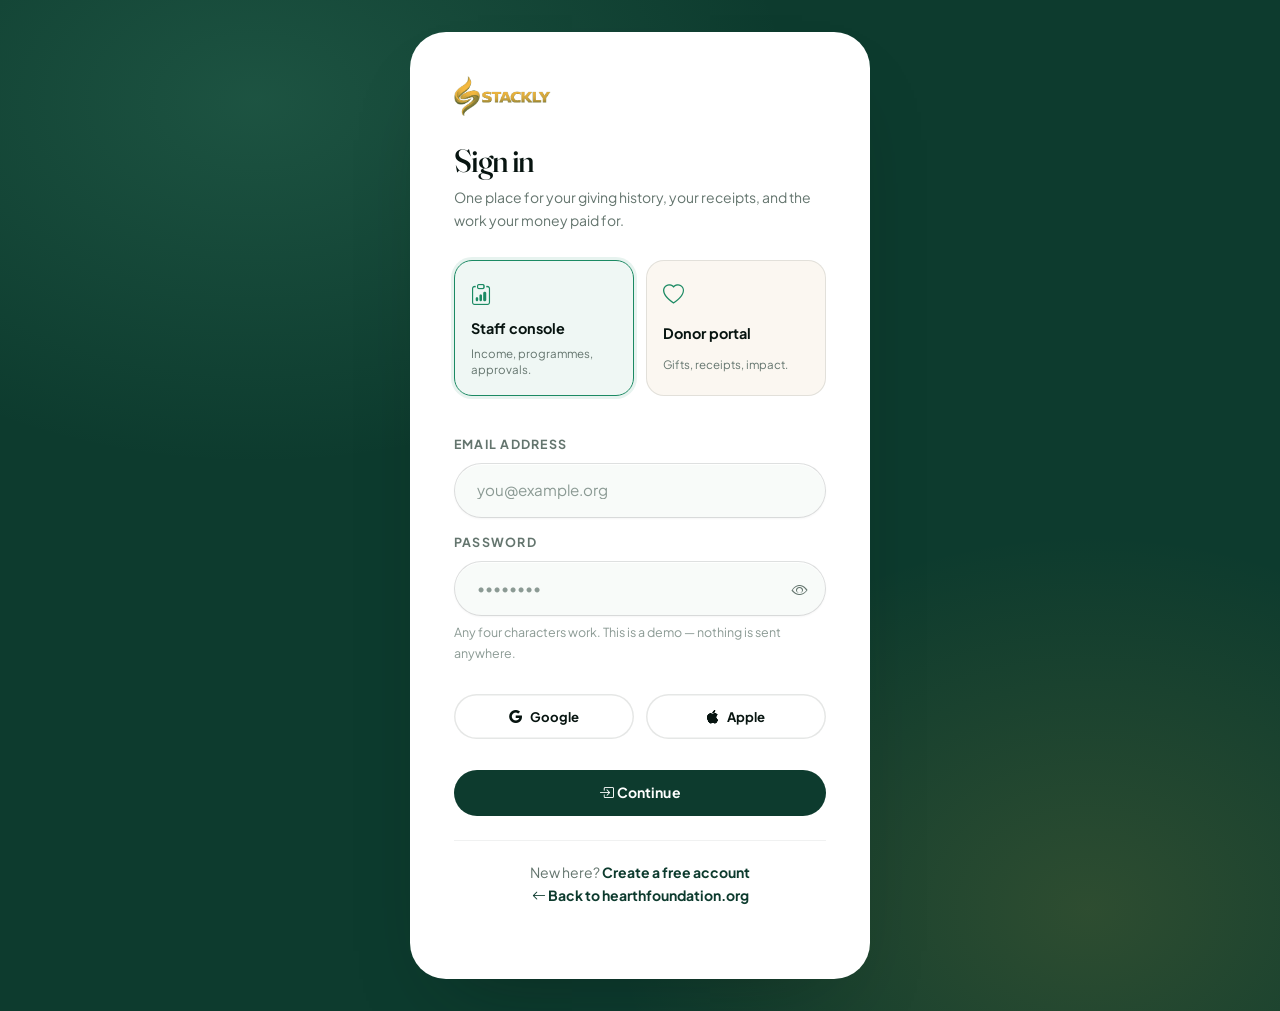
<file: admin.html>
<!DOCTYPE html>
<html lang="en">
<head>
<meta charset="UTF-8">
<meta name="viewport" content="width=device-width, initial-scale=1, viewport-fit=cover">
<title>Staff console — Hearth Foundation</title>
<meta name="description" content="Internal staff console for the Hearth Foundation: income, programme health, approval queue and audit figures.">
<meta name="robots" content="noindex, nofollow">
<meta name="theme-color" content="#0D3B2E">

<link rel="icon" href="images/favicon.svg" type="image/svg+xml">
<link rel="preconnect" href="https://fonts.googleapis.com">
<link rel="preconnect" href="https://fonts.gstatic.com" crossorigin>
<link href="https://fonts.googleapis.com/css2?family=Fraunces:ital,opsz,wght@0,9..144,300..700;1,9..144,300..700&family=Plus+Jakarta+Sans:wght@300;400;500;600;700;800&display=swap" rel="stylesheet">
<link href="https://cdn.jsdelivr.net/npm/bootstrap@5.3.3/dist/css/bootstrap.min.css" rel="stylesheet" integrity="sha384-QWTKZyjpPEjISv5WaRU9OFeRpok6YctnYmDr5pNlyT2bRjXh0JMhjY6hW+ALEwIH" crossorigin="anonymous">
<link href="https://cdn.jsdelivr.net/npm/bootstrap-icons@1.11.3/font/bootstrap-icons.min.css" rel="stylesheet">
<link rel="stylesheet" href="css/style.css">
</head>
<body data-dashboard="admin">

<a class="skip-link" href="#dash-main">Skip to content</a>

<div class="dash">

  <header class="dash-bar">
    <button class="dash-burger" type="button" data-nav-toggle aria-label="Open navigation" aria-controls="dash-side" aria-expanded="false">
      <i class="bi bi-list"></i>
    </button>
    <a class="dash-bar__brand" href="index.html">
      <img src="image/image.png" alt="">
      <span>Hearth Foundation</span>
    </a>
  </header>

  <aside class="dash-side" id="dash-side">
    <button class="dash-side__close" type="button" data-nav-close aria-label="Close navigation"><i class="bi bi-x-lg"></i></button>
    <a class="dash-side__brand" href="index.html">
      <img src="image/image.png" alt="Hearth Foundation" style="height: 40px; width: auto;">
    </a>

    <p><span class="dash-role"><i class="bi bi-shield-lock"></i> <span data-role-label>Staff</span></span></p>

    <nav class="dash-nav" data-nav aria-label="Console sections"></nav>

    <div class="dash-me" data-me></div>
  </aside>

  <main class="dash-main" id="dash-main">

    <header class="dash-top" id="overview">
      <div>
        <p class="eyebrow" style="margin-bottom:.4rem;">Reporting period</p>
        <h1>Good morning, <span data-me-first></span></h1>
        <p>Everything below is the same number the board sees, pulled from one place.</p>
      </div>
      <div class="dash-top__actions">
        <a class="btn btn--outline btn--sm" href="#queue"><i class="bi bi-inbox"></i> Review queue</a>
        <button class="btn btn--sm" type="button" data-export="gifts"><i class="bi bi-download"></i> Export CSV</button>
      </div>
    </header>

    <p class="demo-note">
      <i class="bi bi-info-circle-fill"></i>
      <span>Internal view. Figures are illustrative demo data held in <code>js/dashboard-data.js</code> — swap that one object for an API response and nothing else changes. <a class="link-underline" href="index.html#transparency">What donors see published</a>.</span>
    </p>

    <div class="dash-grid dash-grid--4 mb-4" data-kpis></div>

    <div class="dash-grid dash-grid--2-1 mb-4" id="income">
      <section class="panel">
        <div class="panel__head">
          <h2>Income by month</h2>
          <p>Recurring vs one-time, last 12 months</p>
        </div>
        <div class="chart-legend">
          <span><i style="background:var(--leaf);"></i> Monthly gifts</span>
          <span><i style="background:var(--gold);"></i> One-time gifts</span>
        </div>
        <div class="bars" data-income-bars role="img" aria-label="Stacked bar chart of monthly income across the last twelve months"></div>
        <div class="bars__labels" data-income-labels></div>
        <p class="chart-note">Hover a column for the exact split. Every figure ties back to the general ledger.</p>
      </section>

      <section class="panel">
        <div class="panel__head">
          <h2>Where it went</h2>
          <p>Allocation of spend</p>
        </div>
        <div class="dash-stack" data-allocation></div>
      </section>
    </div>

    <div class="dash-grid dash-grid--2-1 mb-4" id="queue">
      <section class="panel">
        <div class="panel__head">
          <h2>Waiting on a decision</h2>
          <p>Nothing here auto-approves. That is the point of the queue.</p>
        </div>
        <div class="queue" data-queue></div>
      </section>

      <section class="panel">
        <div class="panel__head">
          <h2>Flags we publish</h2>
          <p>Programmes under target</p>
        </div>
        <ul class="office-card" style="padding:0;">
          <li><i class="bi bi-exclamation-triangle-fill"></i><span><b>Climate resilience</b> scored 63/100 — seawall ownership unresolved since July.</span></li>
          <li><i class="bi bi-exclamation-triangle-fill"></i><span><b>Education</b> scored 71/100 — 4 partner schools missed enrolment targets.</span></li>
          <li><i class="bi bi-info-circle-fill"></i><span><b>34 projects</b> are written up as failures. All of them are still public.</span></li>
        </ul>
        <p class="kpi__note" style="margin-top:1rem;">A dashboard that only shows green numbers is a lie with a chart around it.</p>
      </section>
    </div>

    <div class="dash-grid dash-grid--2 mb-4" id="gifts">
      <section class="panel">
        <div class="panel__head">
          <h2>Recent gifts</h2>
          <div class="chip-row">
            <button class="chip is-active" type="button" data-gift-filter="all" aria-pressed="true">All</button>
            <button class="chip" type="button" data-gift-filter="monthly" aria-pressed="false">Monthly</button>
            <button class="chip" type="button" data-gift-filter="one-time" aria-pressed="false">One-time</button>
          </div>
        </div>
        <div class="table-wrap">
          <table class="dash-table">
            <thead>
              <tr>
                <th scope="col">Donor</th>
                <th scope="col">Type</th>
                <th scope="col">Designation</th>
                <th scope="col" class="num">Amount</th>
              </tr>
            </thead>
            <tbody data-gifts></tbody>
          </table>
        </div>
      </section>

      <section class="panel" id="programmes">
        <div class="panel__head">
          <h2>Programme health</h2>
          <p>Delivery score out of 100</p>
        </div>
        <div class="table-wrap">
          <table class="dash-table">
            <thead>
              <tr>
                <th scope="col">Programme</th>
                <th scope="col" class="num">Projects</th>
                <th scope="col" class="num">Spend</th>
                <th scope="col">Health</th>
              </tr>
            </thead>
            <tbody data-programmes></tbody>
          </table>
        </div>
      </section>
    </div>

    <section class="panel" id="audit">
      <div class="panel__head">
        <h2>Accountability</h2>
        <p>The numbers we are legally required to keep</p>
      </div>
      <div data-audit></div>
    </section>

    <div class="dash-foot">
      <span>Signed in as <b data-me-email></b> · <span data-period></span></span>
      <span><span data-synced></span> · <a class="link-underline" href="index.html">hearthfoundation.org</a></span>
    </div>

  </main>

  <div class="dash-scrim" data-nav-scrim></div>
</div>

<div class="dash-toast" data-toast role="status" aria-live="polite"></div>

<script src="js/dashboard-data.js"></script>
<script src="js/dashboard.js"></script>
</body>
</html>
</file>
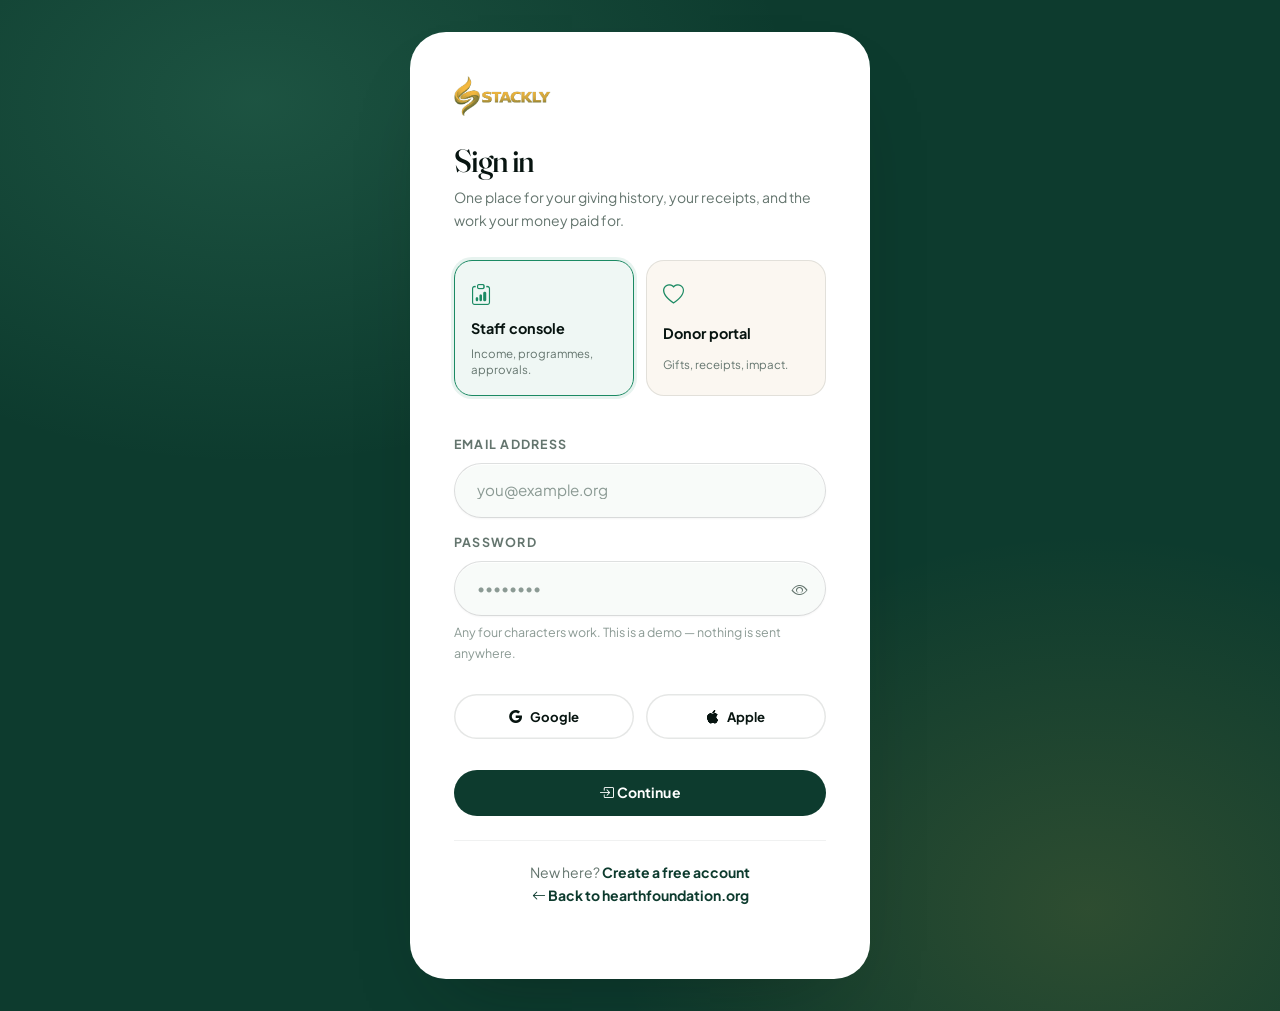
<file: login.html>
<!DOCTYPE html>
<html lang="en">
<head>
<meta charset="UTF-8">
<meta name="viewport" content="width=device-width, initial-scale=1, viewport-fit=cover">
<title>Sign in — Hearth Foundation</title>
<meta name="description" content="Sign in to the Hearth Foundation donor portal or staff console.">
<meta name="robots" content="noindex, nofollow">
<meta name="theme-color" content="#0D3B2E">

<link rel="icon" href="images/favicon.svg" type="image/svg+xml">
<link rel="preconnect" href="https://fonts.googleapis.com">
<link rel="preconnect" href="https://fonts.gstatic.com" crossorigin>
<link href="https://fonts.googleapis.com/css2?family=Fraunces:ital,opsz,wght@0,9..144,300..700;1,9..144,300..700&family=Plus+Jakarta+Sans:wght@300;400;500;600;700;800&display=swap" rel="stylesheet">
<link href="https://cdn.jsdelivr.net/npm/bootstrap@5.3.3/dist/css/bootstrap.min.css" rel="stylesheet" integrity="sha384-QWTKZyjpPEjISv5WaRU9OFeRpok6YctnYmDr5pNlyT2bRjXh0JMhjY6hW+ALEwIH" crossorigin="anonymous">
<link href="https://cdn.jsdelivr.net/npm/bootstrap-icons@1.11.3/font/bootstrap-icons.min.css" rel="stylesheet">
<link rel="stylesheet" href="css/style.css">
</head>
<body>

<div class="auth-wrap">
  <div class="auth-card">

    <a class="auth-card__brand" href="index.html" aria-label="Hearth Foundation home">
      <img src="image/image.png" alt="Hearth Foundation" style="height: 40px; width: auto;">
    </a>

    <h1>Sign in</h1>
    <p>One place for your giving history, your receipts, and the work your money paid for.</p>

    <form class="auth-fields" data-auth-form novalidate>
      <div class="role-pick" role="radiogroup" aria-label="Choose a dashboard">
        <label class="role-opt">
          <input type="radio" name="role" value="admin" checked>
          <i class="bi bi-clipboard-data"></i>
          <b>Staff console</b>
          <span>Income, programmes, approvals.</span>
        </label>
        <label class="role-opt" data-who="ada.lovelace@example.org">
          <input type="radio" name="role" value="donor">
          <i class="bi bi-heart"></i>
          <b>Donor portal</b>
          <span>Gifts, receipts, impact.</span>
        </label>
      </div>

      <div class="field">
        <label for="authEmail">Email address</label>
        <input class="form-control" type="email" id="authEmail" name="email"
               autocomplete="username" placeholder="you@example.org" required>
      </div>

      <div class="field">
        <label for="authPassword">Password</label>
        <div style="position:relative;">
          <input class="form-control has-toggle" type="password" id="authPassword" name="password"
                 autocomplete="current-password" placeholder="••••••••" required>
          <button class="pw-toggle" type="button" data-pw-toggle="authPassword" aria-label="Show password">
            <i class="bi bi-eye"></i>
          </button>
        </div>
        <p class="form-hint">Any four characters work. This is a demo — nothing is sent anywhere.</p>
      </div>

      <p class="auth-error" data-auth-error role="alert" aria-live="polite"></p>

      <div class="auth-social" style="margin-bottom: 1rem;">
        <button class="social-btn" type="button" data-social="Google"><i class="bi bi-google"></i> Google</button>
        <button class="social-btn" type="button" data-social="Apple"><i class="bi bi-apple"></i> Apple</button>
      </div>

      <button class="btn btn--block" type="submit" data-auth-submit>
        <span class="btn__label"><i class="bi bi-box-arrow-in-right"></i> Continue</span>
      </button>
    </form>

    <p class="auth-foot">
      New here? <a class="link-underline" href="signup.html">Create a free account</a><br>
      <a href="index.html"><i class="bi bi-arrow-left"></i> Back to hearthfoundation.org</a>
    </p>

  </div>
</div>

<script src="js/dashboard-data.js"></script>
<script src="js/dashboard.js"></script>
</body>
</html>
</file>
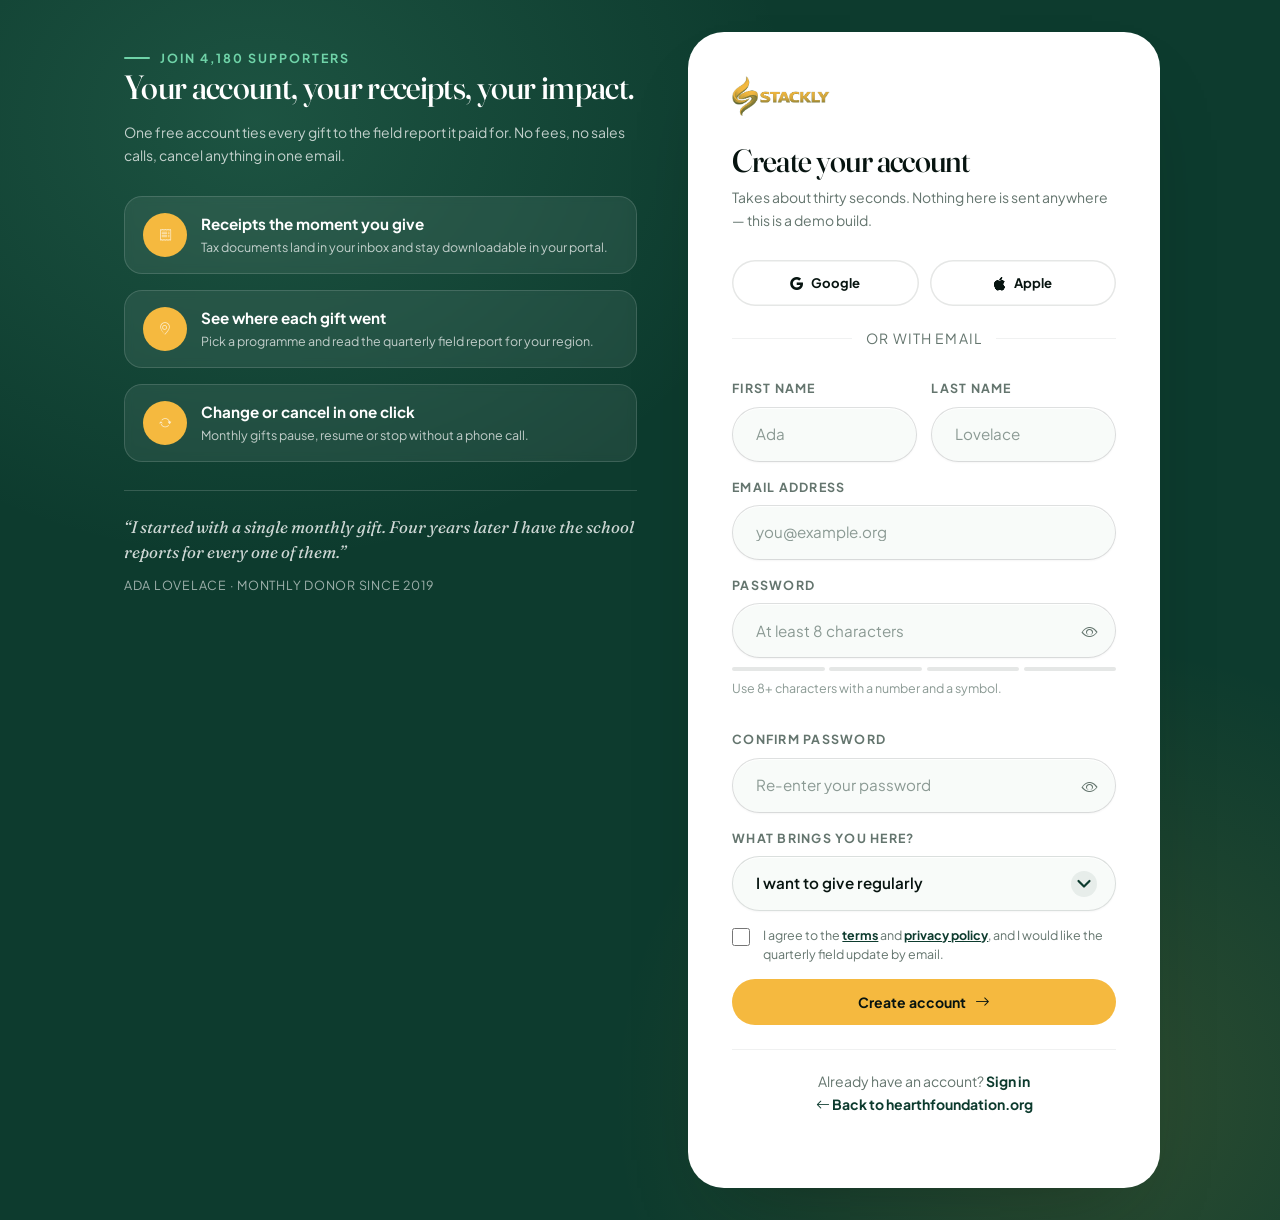
<file: signup.html>
<!DOCTYPE html>
<html lang="en">
<head>
<meta charset="UTF-8">
<meta name="viewport" content="width=device-width, initial-scale=1, viewport-fit=cover">
<title>Create your account — Hearth Foundation</title>
<meta name="description" content="Create a Hearth Foundation account to track your giving, download receipts and follow the work your money paid for.">
<meta name="robots" content="noindex, nofollow">
<meta name="theme-color" content="#0D3B2E">

<link rel="icon" href="images/favicon.svg" type="image/svg+xml">
<link rel="preconnect" href="https://fonts.googleapis.com">
<link rel="preconnect" href="https://fonts.gstatic.com" crossorigin>
<link href="https://fonts.googleapis.com/css2?family=Fraunces:ital,opsz,wght@0,9..144,300..700;1,9..144,300..700&family=Plus+Jakarta+Sans:wght@300;400;500;600;700;800&display=swap" rel="stylesheet">
<link href="https://cdn.jsdelivr.net/npm/bootstrap@5.3.3/dist/css/bootstrap.min.css" rel="stylesheet" integrity="sha384-QWTKZyjpPEjISv5WaRU9OFeRpok6YctnYmDr5pNlyT2bRjXh0JMhjY6hW+ALEwIH" crossorigin="anonymous">
<link href="https://cdn.jsdelivr.net/npm/bootstrap-icons@1.11.3/font/bootstrap-icons.min.css" rel="stylesheet">
<link rel="stylesheet" href="css/style.css">
</head>
<body>

<div class="auth-wrap">
  <div class="auth-split">

    <div class="auth-aside">
      <span class="eyebrow eyebrow--light" style="color:var(--mint);">Join 4,180 supporters</span>
      <h2>Your account, your receipts, your impact.</h2>
      <p>One free account ties every gift to the field report it paid for. No fees, no sales calls, cancel anything in one email.</p>

      <div class="auth-perks">
        <div class="auth-perk">
          <span class="auth-perk__icon"><i class="bi bi-receipt"></i></span>
          <span><b>Receipts the moment you give</b><span>Tax documents land in your inbox and stay downloadable in your portal.</span></span>
        </div>
        <div class="auth-perk">
          <span class="auth-perk__icon"><i class="bi bi-geo-alt"></i></span>
          <span><b>See where each gift went</b><span>Pick a programme and read the quarterly field report for your region.</span></span>
        </div>
        <div class="auth-perk">
          <span class="auth-perk__icon"><i class="bi bi-arrow-repeat"></i></span>
          <span><b>Change or cancel in one click</b><span>Monthly gifts pause, resume or stop without a phone call.</span></span>
        </div>
      </div>

      <blockquote class="auth-quote">
        “I started with a single monthly gift. Four years later I have the school reports for every one of them.”
        <footer>Ada Lovelace · monthly donor since 2019</footer>
      </blockquote>
    </div>

    <div class="auth-card auth-card--wide">

      <a class="auth-card__brand" href="index.html" aria-label="Hearth Foundation home">
        <img src="image/image.png" alt="Hearth Foundation" style="height: 40px; width: auto;">
      </a>

      <h1>Create your account</h1>
      <p>Takes about thirty seconds. Nothing here is sent anywhere — this is a demo build.</p>

      <div class="auth-social">
        <button class="social-btn" type="button" data-social="Google"><i class="bi bi-google"></i> Google</button>
        <button class="social-btn" type="button" data-social="Apple"><i class="bi bi-apple"></i> Apple</button>
      </div>

      <p class="auth-sep">or with email</p>

      <form class="auth-fields" data-signup-form novalidate>
        <div class="auth-row">
          <div class="field">
            <label for="suFirst">First name</label>
            <input class="form-control" type="text" id="suFirst" name="firstName"
                   autocomplete="given-name" placeholder="Ada" required>
          </div>
          <div class="field">
            <label for="suLast">Last name</label>
            <input class="form-control" type="text" id="suLast" name="lastName"
                   autocomplete="family-name" placeholder="Lovelace" required>
          </div>
        </div>

        <div class="field">
          <label for="suEmail">Email address</label>
          <input class="form-control" type="email" id="suEmail" name="email"
                 autocomplete="email" placeholder="you@example.org" required>
        </div>

        <div class="field">
          <label for="suPassword">Password</label>
          <div style="position:relative;">
            <input class="form-control has-toggle" type="password" id="suPassword" name="password"
                   autocomplete="new-password" placeholder="At least 8 characters" required>
            <button class="pw-toggle" type="button" data-pw-toggle="suPassword" aria-label="Show password">
              <i class="bi bi-eye"></i>
            </button>
          </div>
          <div class="pw-meter" data-pw-meter aria-hidden="true"><span></span><span></span><span></span><span></span></div>
          <p class="pw-note" data-pw-note>Use 8+ characters with a number and a symbol.</p>
        </div>

        <div class="field">
          <label for="suConfirmPassword">Confirm password</label>
          <div style="position:relative;">
            <input class="form-control has-toggle" type="password" id="suConfirmPassword" name="confirmPassword"
                   autocomplete="new-password" placeholder="Re-enter your password" required>
            <button class="pw-toggle" type="button" data-pw-toggle="suConfirmPassword" aria-label="Show password">
              <i class="bi bi-eye"></i>
            </button>
          </div>
        </div>

        <div class="field">
          <label for="suInterest">What brings you here?</label>
          <select class="form-select" id="suInterest" name="interest">
            <option value="donating">I want to give regularly</option>
            <option value="one-time">I gave once and want to track it</option>
            <option value="volunteering">I want to volunteer</option>
            <option value="partner">I represent a partner organisation</option>
          </select>
        </div>

        <label class="check-row">
          <input type="checkbox" id="suTerms" name="terms" required>
          <span>I agree to the <a href="#">terms</a> and <a href="#">privacy policy</a>, and I would like the quarterly field update by email.</span>
        </label>

        <p class="auth-error" data-signup-error role="alert" aria-live="polite"></p>

        <button class="btn btn--gold btn--block" type="submit" data-signup-submit>
          <span class="btn__label">Create account</span><i class="bi bi-arrow-right"></i>
        </button>
      </form>

      <p class="auth-foot">
        Already have an account? <a class="link-underline" href="login.html">Sign in</a><br>
        <a href="index.html"><i class="bi bi-arrow-left"></i> Back to hearthfoundation.org</a>
      </p>

    </div>
  </div>
</div>

<script src="js/dashboard-data.js"></script>
<script src="js/dashboard.js"></script>
<script src="js/selects.js"></script>
</body>
</html>
</file>
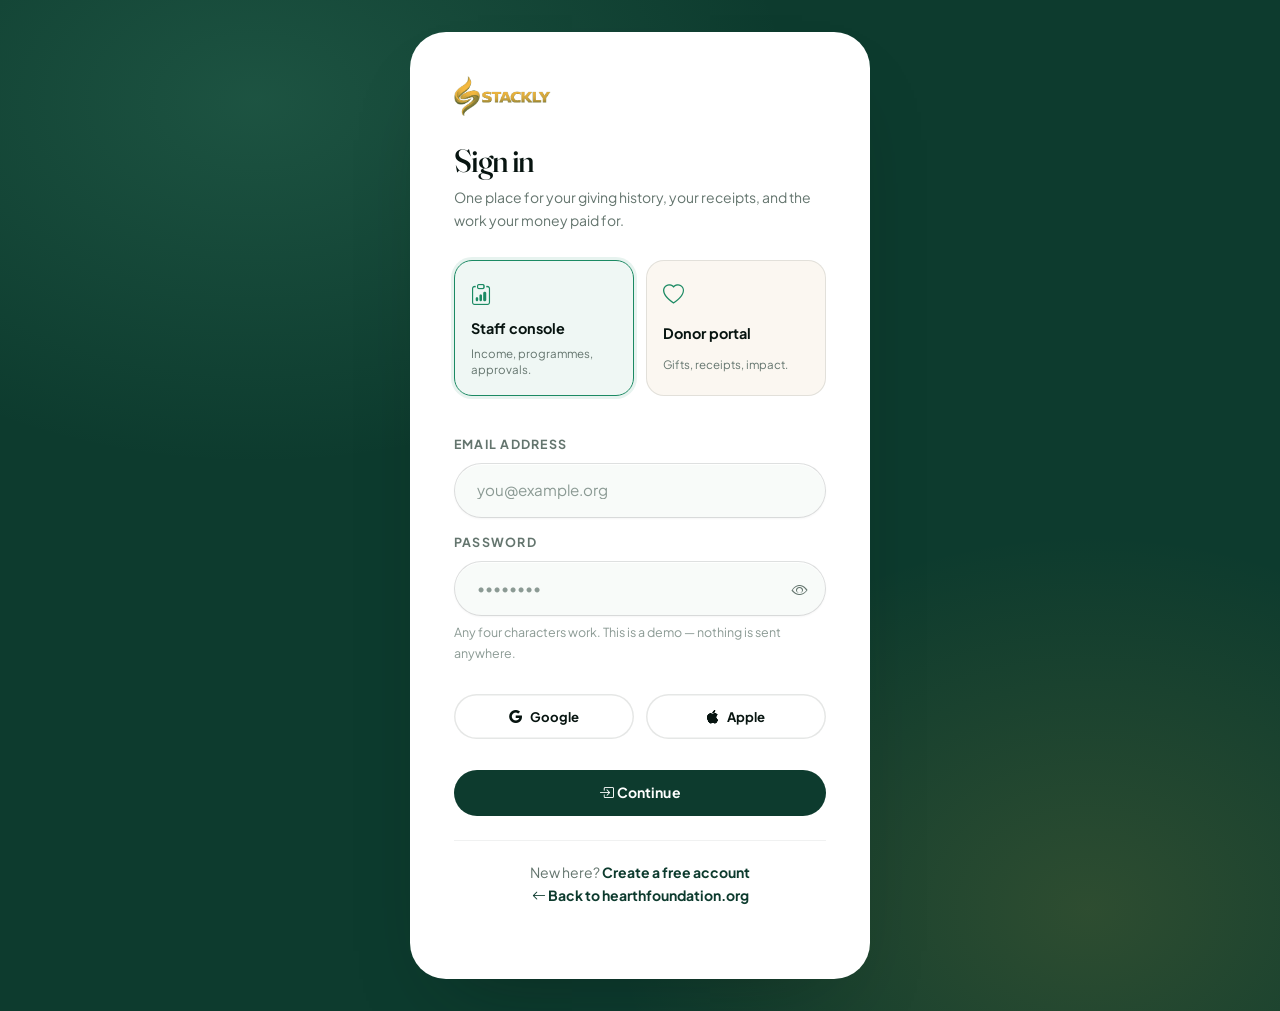
<file: user.html>
<!DOCTYPE html>
<html lang="en">
<head>
<meta charset="UTF-8">
<meta name="viewport" content="width=device-width, initial-scale=1, viewport-fit=cover">
<title>My giving — Hearth Foundation</title>
<meta name="description" content="Your Hearth Foundation giving history, receipts, monthly gift and the impact it funded.">
<meta name="robots" content="noindex, nofollow">
<meta name="theme-color" content="#0D3B2E">

<link rel="icon" href="images/favicon.svg" type="image/svg+xml">
<link rel="preconnect" href="https://fonts.googleapis.com">
<link rel="preconnect" href="https://fonts.gstatic.com" crossorigin>
<link href="https://fonts.googleapis.com/css2?family=Fraunces:ital,opsz,wght@0,9..144,300..700;1,9..144,300..700&family=Plus+Jakarta+Sans:wght@300;400;500;600;700;800&display=swap" rel="stylesheet">
<link href="https://cdn.jsdelivr.net/npm/bootstrap@5.3.3/dist/css/bootstrap.min.css" rel="stylesheet" integrity="sha384-QWTKZyjpPEjISv5WaRU9OFeRpok6YctnYmDr5pNlyT2bRjXh0JMhjY6hW+ALEwIH" crossorigin="anonymous">
<link href="https://cdn.jsdelivr.net/npm/bootstrap-icons@1.11.3/font/bootstrap-icons.min.css" rel="stylesheet">
<link rel="stylesheet" href="css/style.css">
</head>
<body data-dashboard="user">

<a class="skip-link" href="#dash-main">Skip to content</a>

<div class="dash">

  <header class="dash-bar">
    <button class="dash-burger" type="button" data-nav-toggle aria-label="Open navigation" aria-controls="dash-side" aria-expanded="false">
      <i class="bi bi-list"></i>
    </button>
    <a class="dash-bar__brand" href="index.html">
      <img src="image/image.png" alt="">
      <span>Hearth Foundation</span>
    </a>
  </header>

  <aside class="dash-side" id="dash-side">
    <button class="dash-side__close" type="button" data-nav-close aria-label="Close navigation"><i class="bi bi-x-lg"></i></button>
    <a class="dash-side__brand" href="index.html">
      <img src="image/image.png" alt="Hearth Foundation" style="height: 40px; width: auto;">
    </a>

    <p><span class="dash-role"><i class="bi bi-heart-fill"></i> <span data-role-label>Donor</span></span></p>

    <nav class="dash-nav" data-nav aria-label="Portal sections"></nav>

    <div class="dash-me" data-me></div>
  </aside>

  <main class="dash-main" id="dash-main">

    <header class="dash-top" id="overview">
      <div>
        <p class="eyebrow" style="margin-bottom:.4rem;">Your account</p>
        <h1>Thank you, <span data-me-first></span></h1>
        <p data-since>Here is everything your giving has done since you started.</p>
      </div>
      <div class="dash-top__actions">
        <button class="btn btn--outline btn--sm" type="button" data-export="receipts"><i class="bi bi-receipt"></i> Download receipts</button>
        <a class="btn btn--gold btn--sm" href="donate.html"><i class="bi bi-heart"></i> Give more</a>
      </div>
    </header>

    <p class="demo-note">
      <i class="bi bi-info-circle-fill"></i>
      <span>This is a demo portal. Your gift history is illustrative data in <code>js/dashboard-data.js</code> — no card was charged and no real receipt exists.</span>
    </p>

    <div class="dash-grid dash-grid--4 mb-4" data-kpis></div>

    <div class="dash-grid dash-grid--1-2 mb-4" id="gift">
      <section class="panel">
        <div class="panel__head">
          <h2>Your monthly gift</h2>
          <p>Cancel or change it any time</p>
        </div>
        <div class="gift-card-live" data-gift-card></div>
      </section>

      <section class="panel">
        <div class="panel__head">
          <h2>Your giving, month by month</h2>
          <p>Last 12 months</p>
        </div>
        <div class="chart-legend">
          <span><i style="background:var(--leaf);"></i> Your gift</span>
        </div>
        <div class="bars" data-giving-bars role="img" aria-label="Bar chart of your giving across the last twelve months"></div>
        <div class="bars__labels" data-giving-labels></div>
        <p class="chart-note">Flat months are the point. Predictable funding is what lets a field team hire for four years instead of four weeks.</p>
      </section>
    </div>

    <div class="dash-grid dash-grid--3 mb-4" id="impact">
      <section class="panel">
        <div class="panel__head">
          <h2>What your money did</h2>
          <p>Same multipliers we publish for every donor</p>
        </div>
        <div class="impact-tiles" data-impact></div>
        <p class="kpi__note" style="margin-top:1.25rem;">
          Roughly 84 cents of every dollar reaches a programme. <a class="link-underline" href="index.html#transparency">See the split</a>.
        </p>
      </section>

      <section class="panel" id="tax">
        <div class="panel__head">
          <h2>Tax summary</h2>
          <p>Hearth Foundation · EIN 47-0928471</p>
        </div>
        <div data-tax></div>
      </section>

      <section class="panel" id="settings">
        <div class="panel__head">
          <h2>Preferences</h2>
          <p>Change any of these</p>
        </div>
        <form data-settings-form novalidate>

          <div class="field mb-3">
            <label for="prefEmail">Receipts go to</label>
            <input class="form-control" type="email" id="prefEmail" name="email" autocomplete="email">
          </div>

          <div class="field mb-3">
            <label for="prefCountry">Country for tax purposes</label>
            <select class="form-select" id="prefCountry" name="country">
              <option>United Kingdom</option>
              <option>United States</option>
              <option>Canada</option>
              <option>Australia</option>
              <option>Germany</option>
              <option>Kenya</option>
              <option>India</option>
              <option>Brazil</option>
              <option>Other</option>
            </select>
          </div>

          <div class="setting-row">
            <div class="setting-row__text">
              <b>Email receipt for every gift</b>
              <span>Sent within a minute of a successful charge.</span>
            </div>
            <span class="switch">
              <input type="checkbox" id="prefReceipts" name="receipts" aria-label="Email receipt for every gift">
              <span class="switch__track"></span>
            </span>
          </div>

          <div class="setting-row">
            <div class="setting-row__text">
              <b>Quarterly field update</b>
              <span>Photos and numbers from the programmes you fund. Four emails a year, no more.</span>
            </div>
            <span class="switch">
              <input type="checkbox" id="prefQuarterly" name="quarterlyUpdate" aria-label="Quarterly field update">
              <span class="switch__track"></span>
            </span>
          </div>

          <div class="setting-row">
            <div class="setting-row__text">
              <b>Occasional appeals</b>
              <span>Usually twice a year, when a programme is genuinely short.</span>
            </div>
            <span class="switch">
              <input type="checkbox" id="prefAppeals" name="appeals" aria-label="Occasional appeals">
              <span class="switch__track"></span>
            </span>
          </div>

          <div class="setting-row">
            <div class="setting-row__text">
              <b>List me as an anonymous donor</b>
              <span>Your gift still counts in full. Only your name is withheld.</span>
            </div>
            <span class="switch">
              <input type="checkbox" id="prefAnonymous" name="anonymous" aria-label="List me as an anonymous donor">
              <span class="switch__track"></span>
            </span>
          </div>

          <button class="btn btn--block mt-3" type="submit">
            <span class="btn__label"><i class="bi bi-check2"></i> Save preferences</span>
          </button>
        </form>
      </section>
    </div>

    <section class="panel" id="history">
      <div class="panel__head">
        <h2>Receipt history</h2>
        <div class="chip-row">
          <button class="chip is-active" type="button" data-history-filter="all" aria-pressed="true">All</button>
          <button class="chip" type="button" data-history-filter="paid" aria-pressed="false">Paid</button>
          <button class="chip" type="button" data-history-filter="refunded" aria-pressed="false">Refunded</button>
        </div>
      </div>
      <div class="table-wrap">
        <table class="dash-table">
          <thead>
            <tr>
              <th scope="col">Reference</th>
              <th scope="col">Date</th>
              <th scope="col">Status</th>
              <th scope="col" class="num">Amount</th>
            </tr>
          </thead>
          <tbody data-history></tbody>
        </table>
      </div>
      <p class="kpi__note" style="margin-top:1rem;">Receipts are PDF attachments on the charge email. A refund reverses the deduction — the February entry shows what that looks like.</p>
    </section>

    <div class="dash-foot">
      <span>Signed in as <b data-me-email></b></span>
      <span>Questions about a gift? <a class="link-underline" href="contact.html">Ask a person</a></span>
    </div>

  </main>

  <div class="dash-scrim" data-nav-scrim></div>
</div>

<div class="dash-toast" data-toast role="status" aria-live="polite"></div>

<script src="js/dashboard-data.js"></script>
<script src="js/dashboard.js"></script>
<script src="js/selects.js"></script>
</body>
</html>
</file>
<file: css/style.css>
/* ==========================================================================
   Hearth Foundation — Premium Nonprofit Theme
   style.css · 01 foundations / chrome / hero
   ========================================================================== */

/* --------------------------------------------------------------------------
   1. Design tokens
   -------------------------------------------------------------------------- */
:root {
  /* Brand ramp */
  --ink:        #071410;
  --pine:       #0D3B2E;
  --pine-600:   #12513F;
  --pine-400:   #176E52;
  --leaf:       #1B8A63;
  --mint:       #6FD3A8;
  --mint-soft:  #C7EBDB;
  --gold:       #F5B93F;
  --gold-deep:  #D9961F;
  --coral:      #FF6F4E;
  --coral-deep: #A83A1E;

  /* Neutrals */
  --cream:      #FBF7F1;
  --sand:       #F3EBE0;
  --white:      #FFFFFF;
  --muted:      #64756E;
  --muted-2:    #8B9A94;
  --line:       rgba(7, 20, 16, .10);
  --line-2:     rgba(7, 20, 16, .06);

  /* Semantic */
  --bg:         var(--cream);
  --fg:         var(--ink);
  --brand:      var(--pine);

  /* Type */
  --font-display: "Fraunces", "Iowan Old Style", Georgia, serif;
  --font-sans: "Plus Jakarta Sans", ui-sans-serif, system-ui, -apple-system, "Segoe UI", sans-serif;

  --fs-hero: clamp(2.85rem, 1.4rem + 5.2vw, 6.25rem);
  --fs-h2:   clamp(2.1rem, 1.3rem + 2.9vw, 4rem);
  --fs-h3:   clamp(1.5rem, 1.15rem + 1.2vw, 2.1rem);
  --fs-h4:   clamp(1.15rem, 1.02rem + .5vw, 1.4rem);
  --fs-lead: clamp(1.02rem, .96rem + .34vw, 1.22rem);
  --fs-body: 1rem;
  --fs-sm:   .875rem;
  --fs-xs:   .78rem;

  --tracking-eyebrow: .16em;

  /* Space */
  --gutter: clamp(1.15rem, .6rem + 2.2vw, 2.5rem);
  --section-y: clamp(4.25rem, 2.6rem + 6vw, 8.5rem);
  --section-y-lg: clamp(5.5rem, 3rem + 8vw, 11rem);

  /* Shape */
  --r-xs: 8px;
  --r-sm: 12px;
  --r-md: 18px;
  --r-lg: 26px;
  --r-xl: 36px;
  --r-pill: 999px;

  /* Elevation */
  --sh-xs: 0 1px 2px rgba(7, 20, 16, .06);
  --sh-sm: 0 4px 14px -6px rgba(7, 20, 16, .16);
  --sh-md: 0 18px 40px -22px rgba(7, 20, 16, .28);
  --sh-lg: 0 40px 80px -40px rgba(7, 20, 16, .38);
  --sh-glow: 0 20px 60px -24px rgba(245, 185, 63, .55);

  /* Motion */
  --ease-out: cubic-bezier(.22, 1, .36, 1);
  --ease-in-out: cubic-bezier(.65, 0, .35, 1);
  --dur-fast: .22s;
  --dur: .45s;
  --dur-slow: .8s;

  /* Chrome */
  --header-h: 84px;
  --header-h-sm: 68px;
  --z-header: 900;
  --z-cursor: 9998;
  --z-preloader: 10000;
  --z-top: 800;
}

/* --------------------------------------------------------------------------
   2. Reset & base
   -------------------------------------------------------------------------- */
*,
*::before,
*::after { box-sizing: border-box; }

* { margin: 0; }

html {
  -webkit-text-size-adjust: 100%;
  scroll-behavior: smooth;
  scroll-padding-top: calc(var(--header-h) + 16px);
}

body {
  font-family: var(--font-sans);
  font-size: var(--fs-body);
  line-height: 1.65;
  color: var(--fg);
  background: var(--bg);
  -webkit-font-smoothing: antialiased;
  -moz-osx-font-smoothing: grayscale;
  overflow-x: hidden;
  text-rendering: optimizeLegibility;
}

body.is-locked { overflow: hidden; }

img,
svg,
video {
  display: block;
  max-width: 100%;
}

img { height: auto; }

a {
  color: inherit;
  text-decoration: none;
  transition: color var(--dur-fast) var(--ease-out);
}

button,
input,
select,
textarea {
  font: inherit;
  color: inherit;
}

ul, ol { list-style: none; padding: 0; }

::selection {
  background: var(--gold);
  color: var(--ink);
}

:focus-visible {
  outline: 3px solid var(--leaf);
  outline-offset: 3px;
  border-radius: 4px;
}

/* --------------------------------------------------------------------------
   3. Typography
   -------------------------------------------------------------------------- */
h1, h2, h3, h4, h5, .font-display {
  font-family: var(--font-display);
  font-weight: 500;
  line-height: 1.06;
  letter-spacing: -.02em;
  color: var(--ink);
  font-variation-settings: "SOFT" 0, "WONK" 0, "opsz" 100;
}

.h-hero { font-size: var(--fs-hero); line-height: .95; letter-spacing: -.035em; }
.h1      { font-size: clamp(2.3rem, 1.5rem + 3.2vw, 4.4rem); line-height: 1.02; }
.h2      { font-size: var(--fs-h2); }
.h3      { font-size: var(--fs-h3); line-height: 1.14; }
.h4      { font-size: var(--fs-h4); line-height: 1.25; }

.lead {
  font-size: var(--fs-lead);
  line-height: 1.62;
  color: var(--muted);
  max-width: 56ch;
}

.text-center  { text-align: center; }
.mx-auto      { margin-inline: auto; }

.eyebrow {
  display: inline-flex;
  align-items: center;
  gap: .6rem;
  font-size: var(--fs-xs);
  font-weight: 700;
  letter-spacing: var(--tracking-eyebrow);
  text-transform: uppercase;
  color: var(--leaf);
  font-family: var(--font-sans);
}

.eyebrow::before {
  content: "";
  width: 26px;
  height: 2px;
  border-radius: 2px;
  background: currentColor;
  flex: none;
}

.eyebrow--light { color: var(--gold); }
.eyebrow--center { justify-content: center; }

.link-underline {
  position: relative;
  display: inline-block;
  font-weight: 600;
}

body.menu-open { overflow: hidden; }

.chart-note {
  text-align: center;
  font-size: .78rem;
  color: var(--muted-2);
  margin-top: 1rem;
}

.link-underline::after {
  content: "";
  position: absolute;
  left: 0;
  bottom: -3px;
  width: 100%;
  height: 1.5px;
  background: currentColor;
  transform: scaleX(0);
  transform-origin: right;
  transition: transform var(--dur) var(--ease-out);
}

.link-underline:hover::after { transform: scaleX(1); transform-origin: left; }

/* --------------------------------------------------------------------------
   4. Layout helpers
   -------------------------------------------------------------------------- */
.section { position: relative; padding-block: var(--section-y); }
.section--tight { padding-block: clamp(2.75rem, 2rem + 3vw, 5rem); }
.section--sand { background: var(--sand); }
.section--white { background: var(--white); }
.section--ink {
  background: var(--ink);
  color: rgba(255, 255, 255, .74);
}
.section--ink h1, .section--ink h2, .section--ink h3, .section--ink h4,
.hero h1, .hero h2, .hero h3 { color: var(--white); }
.section--ink .lead { color: rgba(255, 255, 255, .72); }

.section-head { max-width: 720px; }
.section-head--center { margin-inline: auto; text-align: center; }
.section-head .h2 { margin-block: 1rem 1.15rem; }

.badge-soft {
  display: inline-flex;
  align-items: center;
  gap: .45rem;
  padding: .38rem .8rem;
  border-radius: var(--r-pill);
  background: rgba(27, 138, 99, .1);
  color: var(--pine-600);
  font-size: var(--fs-xs);
  font-weight: 700;
  letter-spacing: .04em;
}

.badge-soft--gold { background: rgba(245, 185, 63, .18); color: #8A5E06; }
.badge-soft--glass {
  background: rgba(255, 255, 255, .14);
  color: var(--white);
  border: 1px solid rgba(255, 255, 255, .2);
  backdrop-filter: blur(10px);
  -webkit-backdrop-filter: blur(10px);
}

.chip-row { display: flex; flex-wrap: wrap; gap: .6rem; }
.chip {
  padding: .5rem 1rem;
  border-radius: var(--r-pill);
  border: 1px solid var(--line);
  background: var(--white);
  font-size: var(--fs-sm);
  font-weight: 600;
  color: var(--muted);
  cursor: pointer;
  transition: all var(--dur) var(--ease-out);
}
.chip:hover, .chip.is-active {
  background: var(--pine);
  border-color: var(--pine);
  color: var(--white);
  transform: translateY(-2px);
  box-shadow: var(--sh-md);
}

/* --------------------------------------------------------------------------
   5. Buttons
   -------------------------------------------------------------------------- */
.btn {
  --btn-bg: var(--pine);
  --btn-fg: var(--white);
  position: relative;
  display: inline-flex;
  align-items: center;
  justify-content: center;
  gap: .55rem;
  padding: .95rem 1.6rem;
  border: 0;
  border-radius: var(--r-pill);
  background: var(--btn-bg);
  color: var(--btn-fg);
  font-family: var(--font-sans);
  font-size: var(--fs-sm);
  font-weight: 700;
  letter-spacing: .01em;
  line-height: 1;
  cursor: pointer;
  overflow: hidden;
  isolation: isolate;
  white-space: nowrap;
  transition: transform var(--dur) var(--ease-out),
              box-shadow var(--dur) var(--ease-out),
              color var(--dur) var(--ease-out);
}

.btn::before {
  content: "";
  position: absolute;
  inset: 0;
  z-index: -1;
  background: var(--white);
  transform: translateY(101%);
  transition: transform var(--dur) var(--ease-out);
}

.btn:hover { color: var(--pine); transform: translateY(-3px); box-shadow: var(--sh-lg); }
.btn:hover::before { transform: translateY(0); }
.btn:active { transform: translateY(-1px) scale(.99); }

.btn i, .btn .bi { font-size: 1.05em; transition: transform var(--dur) var(--ease-out); }
.btn:hover i.bi-arrow-up-right, .btn:hover i.bi-arrow-right { transform: translate(3px, -3px); }

.btn--gold   { --btn-bg: var(--gold);   --btn-fg: var(--ink); }
.btn--gold:hover { color: var(--gold-deep); box-shadow: var(--sh-glow); }

.btn--mint   { --btn-bg: var(--mint);   --btn-fg: var(--pine); }
.btn--coral  { --btn-bg: var(--coral);  --btn-fg: var(--white); }
.btn--coral::before { background: var(--ink); }
.btn--coral:hover { color: var(--white); }

.btn--light  { --btn-bg: var(--white);  --btn-fg: var(--pine); }
.btn--light::before { background: var(--pine); }
.btn--light:hover { color: var(--white); }

.btn--outline {
  --btn-bg: transparent;
  --btn-fg: var(--pine);
  box-shadow: inset 0 0 0 1.5px currentColor;
}
.btn--outline::before { background: var(--pine); }
.btn--outline:hover { color: var(--white); box-shadow: inset 0 0 0 1.5px var(--pine); }

/* quieter than outline: for tertiary actions sitting beside real buttons */
.btn--ghost { --btn-bg: transparent; --btn-fg: var(--muted); }
.btn--ghost:hover { --btn-fg: var(--pine); }

.btn--ghost-light {
  --btn-bg: transparent;
  --btn-fg: var(--white);
  box-shadow: inset 0 0 0 1.5px rgba(255, 255, 255, .4);
}
.btn--ghost-light::before { background: var(--white); }
.btn--ghost-light:hover { color: var(--pine); box-shadow: inset 0 0 0 1.5px var(--white); }

.btn--sm { padding: .7rem 1.15rem; font-size: .8rem; }
.btn--lg { padding: 1.1rem 2rem; font-size: .95rem; }
.btn--block { width: 100%; }

.btn .btn__label { position: relative; z-index: 1; }
.btn .bi { position: relative; z-index: 1; }

/* Text button */
.btn-text {
  display: inline-flex;
  align-items: center;
  gap: .5rem;
  font-weight: 700;
  font-size: var(--fs-sm);
  padding: .35rem 0;
  background: none;
  border: 0;
  cursor: pointer;
  color: var(--pine);
}
.btn-text .bi { transition: transform var(--dur) var(--ease-out); }
.btn-text:hover .bi { transform: translateX(5px); }

/* --------------------------------------------------------------------------
   6. Preloader, cursor, progress, back-to-top
   -------------------------------------------------------------------------- */
.preloader {
  position: fixed;
  inset: 0;
  z-index: var(--z-preloader);
  display: grid;
  place-items: center;
  background: var(--pine);
  color: var(--white);
}

.preloader__inner { text-align: center; width: min(340px, 78vw); }

.preloader__mark {
  width: 62px;
  height: 62px;
  margin: 0 auto 1.5rem;
  border-radius: 20px;
  background: linear-gradient(140deg, var(--leaf), var(--pine));
  display: grid;
  place-items: center;
  box-shadow: 0 24px 60px -28px rgba(0, 0, 0, .6);
}
.preloader__mark svg { width: 30px; height: 30px; }

.preloader__name {
  font-family: var(--font-display);
  font-size: 1.5rem;
  letter-spacing: -.02em;
  margin-bottom: 1.4rem;
}

.preloader__bar {
  height: 2px;
  width: 100%;
  background: rgba(255, 255, 255, .18);
  border-radius: 2px;
  overflow: hidden;
}
.preloader__bar span {
  display: block;
  height: 100%;
  width: 100%;
  background: linear-gradient(90deg, var(--mint), var(--gold));
  transform-origin: left;
  transform: scaleX(0);
}

.preloader__pct {
  display: flex;
  justify-content: space-between;
  margin-top: .8rem;
  font-size: var(--fs-xs);
  letter-spacing: .22em;
  text-transform: uppercase;
  color: rgba(255, 255, 255, .6);
}
.preloader__pct b { color: var(--white); font-weight: 700; }

/* Custom cursor */
.cursor-dot,
.cursor-ring {
  position: fixed;
  top: 0;
  left: 0;
  z-index: var(--z-cursor);
  pointer-events: none;
  border-radius: 50%;
  will-change: transform;
}
.cursor-dot {
  width: 7px;
  height: 7px;
  margin: -3.5px 0 0 -3.5px;
  background: var(--gold);
}
.cursor-ring {
  width: 40px;
  height: 40px;
  margin: -20px 0 0 -20px;
  border: 1.5px solid rgba(13, 59, 46, .38);
  transition: width var(--dur) var(--ease-out),
              height var(--dur) var(--ease-out),
              margin var(--dur) var(--ease-out),
              background-color var(--dur) var(--ease-out),
              border-color var(--dur) var(--ease-out),
              opacity var(--dur) var(--ease-out);
}
.cursor-ring.is-hover { width: 74px; height: 74px; margin: -37px 0 0 -37px;
  background: rgba(245, 185, 63, .16); border-color: rgba(13, 59, 46, .16); }
.cursor-ring.is-active { width: 30px; height: 30px; margin: -15px 0 0 -15px;
  background: var(--pine); border-color: var(--pine); }
.cursor-dot.is-active { background: var(--white); }
html.has-custom-cursor,
html.has-custom-cursor * { cursor: none !important; }

/* Scroll progress */
.scroll-progress {
  position: fixed;
  top: 0;
  left: 0;
  z-index: calc(var(--z-header) + 5);
  height: 3px;
  width: 100%;
  transform: scaleX(0);
  transform-origin: left;
  background: linear-gradient(90deg, var(--mint), var(--gold) 60%, var(--coral));
  opacity: 0;
}

/* Back to top */
.to-top {
  position: fixed;
  right: clamp(1rem, 2vw, 2rem);
  bottom: clamp(1rem, 2vw, 2rem);
  z-index: var(--z-top);
  width: 52px;
  height: 52px;
  border: 0;
  border-radius: 50%;
  display: grid;
  place-items: center;
  background: var(--pine);
  color: var(--white);
  box-shadow: var(--sh-lg);
  cursor: pointer;
  opacity: 0;
  visibility: hidden;
  transform: translateY(14px) scale(.85);
  transition: all var(--dur) var(--ease-out);
}
.to-top.is-visible { opacity: 1; visibility: visible; transform: translateY(0) scale(1); }
.to-top:hover { background: var(--gold); color: var(--ink); }
.to-top i { font-size: 1.15rem; }

/* --------------------------------------------------------------------------
   7. Header & navigation
   -------------------------------------------------------------------------- */
.site-header {
  position: fixed;
  inset: 0 0 auto 0;
  z-index: var(--z-header);
  height: var(--header-h);
  display: flex;
  align-items: center;
  transition: transform var(--dur-slow) var(--ease-out),
              background-color var(--dur) var(--ease-out),
              box-shadow var(--dur) var(--ease-out),
              height var(--dur) var(--ease-out);
}

.site-header .container {
  display: flex;
  align-items: center;
  justify-content: space-between;
  gap: 1.5rem;
  width: 100%;
}

.site-header.is-stuck {
  height: var(--header-h-sm);
  background: rgba(251, 247, 241, .82);
  -webkit-backdrop-filter: blur(18px) saturate(150%);
  backdrop-filter: blur(18px) saturate(150%);
  box-shadow: 0 1px 0 var(--line), 0 18px 40px -32px rgba(7, 20, 16, .5);
}

.site-header.is-hidden { transform: translateY(-105%); }

/* Transparent header over hero: white text */
.site-header:not(.is-stuck) { color: var(--white); }
.site-header:not(.is-stuck) .nav-link { color: rgba(255, 255, 255, .84); }
.site-header:not(.is-stuck) .brand-name { color: var(--white); }
.site-header:not(.is-stuck) .brand-tag { color: rgba(255, 255, 255, .6); }
.site-header:not(.is-stuck) .header-phone { color: rgba(255, 255, 255, .84); }
.site-header.is-stuck .nav-link { color: var(--muted); }
.site-header.is-stuck .brand-name { color: var(--ink); }
.site-header.is-stuck .brand-tag { color: var(--leaf); }
.site-header.is-stuck .header-phone { color: var(--muted); }

.brand {
  display: inline-flex;
  align-items: center;
  gap: .7rem;
  flex: none;
}

.brand-mark {
  width: 42px;
  height: 42px;
  border-radius: 13px;
  display: grid;
  place-items: center;
  background: linear-gradient(140deg, var(--leaf), var(--pine));
  box-shadow: 0 10px 24px -12px rgba(13, 59, 46, .9);
  flex: none;
}
.brand-mark svg { width: 22px; height: 22px; }
.brand-mark.is-spin svg { animation: spin 14s linear infinite; }
@keyframes spin { to { transform: rotate(360deg); } }

.brand-text { display: flex; flex-direction: column; line-height: 1; }
.brand-name {
  font-family: var(--font-display);
  font-size: 1.24rem;
  font-weight: 600;
  letter-spacing: -.02em;
  transition: color var(--dur) var(--ease-out);
}
.brand-tag {
  font-size: .58rem;
  letter-spacing: .3em;
  text-transform: uppercase;
  font-weight: 700;
  margin-top: .28rem;
  transition: color var(--dur) var(--ease-out);
}

.header-actions { display: flex; align-items: center; gap: 1.15rem; }

.header-phone {
  display: inline-flex;
  align-items: center;
  gap: .5rem;
  font-size: var(--fs-sm);
  font-weight: 600;
  transition: color var(--dur) var(--ease-out);
}
.header-phone i { color: var(--gold); font-size: 1rem; }

.main-nav .navbar-nav {
  display: flex;
  align-items: center;
  gap: .35rem;
  flex-direction: row;
}

.main-nav .nav-link {
  position: relative;
  padding: .6rem .85rem;
  font-size: .9rem;
  font-weight: 600;
  border-radius: var(--r-pill);
  transition: color var(--dur) var(--ease-out), background-color var(--dur) var(--ease-out);
}
.main-nav .nav-link::after {
  content: "";
  position: absolute;
  left: 50%;
  bottom: 4px;
  width: 5px;
  height: 5px;
  border-radius: 50%;
  background: var(--gold);
  transform: translate(-50%, 8px) scale(0);
  transition: transform var(--dur) var(--ease-out);
}
.main-nav .nav-link:hover::after,
.main-nav .nav-link.is-active::after { transform: translate(-50%, 0) scale(1); display: none; }
.main-nav .nav-link.is-active { font-weight: 700; position: relative; }
.main-nav .nav-link.is-active::before {
  content: "";
  position: absolute;
  left: 50%;
  bottom: 4px;
  width: 60%;
  height: 2px;
  background: var(--gold);
  transform: translate(-50%, 0);
  border-radius: var(--r-pill);
}
.main-nav .nav-link:hover { background: rgba(27, 138, 99, .08); }
.site-header:not(.is-stuck) .main-nav .nav-link:hover { background: rgba(255, 255, 255, .12); }

.nav-toggle {
  width: 48px;
  height: 48px;
  border: 0;
  border-radius: 14px;
  background: rgba(13, 59, 46, .06);
  display: none;
  place-items: center;
  cursor: pointer;
}
.site-header:not(.is-stuck) .nav-toggle { background: rgba(255, 255, 255, .14); }
.nav-toggle__bars { position: relative; width: 20px; height: 12px; }
.nav-toggle__bars span {
  position: absolute;
  left: 0;
  width: 100%;
  height: 2px;
  border-radius: 2px;
  background: var(--pine);
  transition: transform var(--dur) var(--ease-out), opacity var(--dur) var(--ease-out), background-color var(--dur) var(--ease-out);
}
.site-header:not(.is-stuck) .nav-toggle__bars span { background: var(--white); }
.nav-toggle__bars span:nth-child(1) { top: 0; }
.nav-toggle__bars span:nth-child(2) { top: 5px; }
.nav-toggle__bars span:nth-child(3) { top: 10px; }
.nav-toggle[aria-expanded="true"] .nav-toggle__bars span:nth-child(1) { transform: translateY(5px) rotate(45deg); }
.nav-toggle[aria-expanded="true"] .nav-toggle__bars span:nth-child(2) { opacity: 0; }
.nav-toggle[aria-expanded="true"] .nav-toggle__bars span:nth-child(3) { transform: translateY(-5px) rotate(-45deg); }

/* Mobile offcanvas */
.mobile-nav {
  --bs-offcanvas-width: min(420px, 90vw);
  background: var(--pine);
  color: var(--white);
  border: 0;
}
.mobile-nav .offcanvas-header { border-bottom: 1px solid rgba(255, 255, 255, .12); }
.mobile-nav .btn-close { filter: invert(1) opacity(.7); }
.mobile-nav__body { padding: 1.75rem 1.5rem 2rem; overflow-y: auto; }
.mobile-nav__links { display: flex; flex-direction: column; gap: .2rem; }
.mobile-nav__links a {
  display: flex;
  align-items: center;
  justify-content: space-between;
  padding: .9rem .25rem;
  font-family: var(--font-display);
  font-size: 1.4rem;
  border-bottom: 1px solid rgba(255, 255, 255, .1);
}
.mobile-nav__links a i { font-size: 1rem; opacity: .5; }
.mobile-nav__links a.is-active { color: var(--gold); }
.mobile-nav__foot { margin-top: 2rem; display: grid; gap: .7rem; }
.mobile-nav__meta { font-size: var(--fs-sm); color: rgba(255, 255, 255, .55); }
.mobile-nav__meta a { display: block; padding: .3rem 0; }

/* --------------------------------------------------------------------------
   8. Hero
   -------------------------------------------------------------------------- */
.hero {
  position: relative;
  min-height: 100svh;
  display: flex;
  align-items: center;
  padding-top: calc(var(--header-h) + clamp(1.5rem, 4vw, 4rem));
  padding-bottom: clamp(2.5rem, 6vw, 6rem);
  background: var(--pine);
  color: rgba(255, 255, 255, .8);
  overflow: hidden;
  isolation: isolate;
}

.hero__bg {
  position: absolute;
  inset: 0;
  z-index: -3;
  background:
    radial-gradient(80% 60% at 78% 22%, rgba(111, 211, 168, .28), transparent 62%),
    radial-gradient(60% 55% at 12% 82%, rgba(255, 111, 78, .2), transparent 60%),
    radial-gradient(70% 60% at 45% 0%, rgba(245, 185, 63, .18), transparent 65%),
    linear-gradient(155deg, #0F4436 0%, #0B3227 48%, #071B16 100%);
}

.hero__mesh {
  position: absolute;
  inset: 0;
  z-index: -2;
  opacity: .5;
  background-image: linear-gradient(rgba(255, 255, 255, .045) 1px, transparent 1px),
                    linear-gradient(90deg, rgba(255, 255, 255, .045) 1px, transparent 1px);
  background-size: 74px 74px;
  -webkit-mask-image: radial-gradient(70% 60% at 50% 40%, #000, transparent 78%);
  mask-image: radial-gradient(70% 60% at 50% 40%, #000, transparent 78%);
}

.hero__grain {
  position: absolute;
  inset: 0;
  z-index: -1;
  opacity: .5;
  pointer-events: none;
  background-image: url("data:image/svg+xml,%3Csvg xmlns='http://www.w3.org/2000/svg' width='140' height='140'%3E%3Cfilter id='n'%3E%3CfeTurbulence type='fractalNoise' baseFrequency='.85' numOctaves='3'/%3E%3C/filter%3E%3Crect width='140' height='140' filter='url(%23n)' opacity='.4'/%3E%3C/svg%3E");
  mix-blend-mode: overlay;
}

.hero__orb {
  position: absolute;
  border-radius: 50%;
  filter: blur(70px);
  z-index: -2;
  pointer-events: none;
  will-change: transform;
}
.hero__orb--1 { width: 380px; height: 380px; top: -80px; right: 6%; background: rgba(111, 211, 168, .5); }
.hero__orb--2 { width: 300px; height: 300px; bottom: -60px; left: 4%; background: rgba(245, 185, 63, .38); }
.hero__orb--3 { width: 240px; height: 240px; top: 46%; left: 42%; background: rgba(255, 111, 78, .3); }

.hero .container { position: relative; z-index: 2; }
.hero__row { display: grid; grid-template-columns: 1.06fr .94fr; gap: clamp(2rem, 4vw, 4.5rem); align-items: center; }

.hero__badge {
  display: inline-flex;
  align-items: center;
  gap: .6rem;
  padding: .45rem .45rem .45rem .5rem;
  border-radius: var(--r-pill);
  background: rgba(255, 255, 255, .1);
  border: 1px solid rgba(255, 255, 255, .18);
  -webkit-backdrop-filter: blur(12px);
  backdrop-filter: blur(12px);
  font-size: var(--fs-xs);
  font-weight: 600;
  color: rgba(255, 255, 255, .9);
}
.hero__badge b {
  padding: .2rem .6rem;
  border-radius: var(--r-pill);
  background: var(--gold);
  color: var(--ink);
  font-size: .68rem;
  font-weight: 800;
  letter-spacing: .08em;
  text-transform: uppercase;
}
.hero__badge .pulse {
  width: 7px;
  height: 7px;
  border-radius: 50%;
  background: var(--mint);
  box-shadow: 0 0 0 0 rgba(111, 211, 168, .7);
  animation: pulse 2.2s infinite;
}
@keyframes pulse {
  0%   { box-shadow: 0 0 0 0 rgba(111, 211, 168, .7); }
  70%  { box-shadow: 0 0 0 10px rgba(111, 211, 168, 0); }
  100% { box-shadow: 0 0 0 0 rgba(111, 211, 168, 0); }
}

.hero__title { margin-block: 1.6rem 1.5rem; }
.hero__title .line { display: block; overflow: hidden; }
.hero__title em { font-style: italic; color: var(--gold); }

.hero__lead { color: rgba(255, 255, 255, .76); max-width: 50ch; }

.hero__actions { display: flex; flex-wrap: wrap; gap: .9rem; margin-top: 2.2rem; }

.hero__trust {
  display: flex;
  align-items: center;
  gap: 1.1rem;
  margin-top: 2.6rem;
  padding-top: 1.9rem;
  border-top: 1px solid rgba(255, 255, 255, .14);
  flex-wrap: wrap;
}
.hero__trust-item { display: flex; align-items: center; gap: .6rem; font-size: var(--fs-sm); color: rgba(255, 255, 255, .72); }
.hero__trust-item i { color: var(--mint); }
.hero__avatars { display: flex; }
.hero__avatars img,
.hero__avatars span {
  width: 40px;
  height: 40px;
  border-radius: 50%;
  object-fit: cover;
  border: 2px solid var(--pine);
  background: var(--pine-600);
  margin-left: -14px;
  display: grid;
  place-items: center;
  font-size: .7rem;
  font-weight: 700;
  color: var(--white);
}
.hero__avatars img:first-child { margin-left: 0; }

/* Hero visual collage */
.hero__visual { position: relative; }
.hero__frame {
  position: relative;
  border-radius: var(--r-xl);
  overflow: hidden;
  box-shadow: 0 60px 120px -50px rgba(0, 0, 0, .8);
  aspect-ratio: 4 / 4.6;
  transform-origin: center bottom;
}
.hero__frame img { width: 100%; height: 100%; object-fit: cover; }
.hero__frame::after {
  content: "";
  position: absolute;
  inset: 0;
  background: linear-gradient(to top, rgba(7, 20, 16, .55), transparent 55%);
}

.hero__frame-caption {
  position: absolute;
  left: 1.25rem;
  right: 1.25rem;
  bottom: 1.25rem;
  z-index: 2;
  display: flex;
  align-items: center;
  gap: .8rem;
  color: var(--white);
}
.hero__frame-caption img { width: 42px; height: 42px; border-radius: 50%; object-fit: cover; flex: none; }
.hero__frame-caption b { display: block; font-size: .9rem; }
.hero__frame-caption span { font-size: var(--fs-xs); color: rgba(255, 255, 255, .7); }

.hero__card {
  position: absolute;
  z-index: 3;
  background: rgba(255, 255, 255, .95);
  -webkit-backdrop-filter: blur(16px);
  backdrop-filter: blur(16px);
  border-radius: var(--r-md);
  box-shadow: var(--sh-lg);
  padding: 1.05rem 1.2rem;
  color: var(--ink);
  min-width: 178px;
}
.hero__card--stat { top: 9%; left: -6%; }
.hero__card--prog { bottom: 16%; right: -7%; }

.hero__card .label { font-size: .68rem; letter-spacing: .14em; text-transform: uppercase; color: var(--muted-2); font-weight: 700; }
.hero__card .value { font-family: var(--font-display); font-size: 2rem; line-height: 1.05; margin-top: .25rem; }
.hero__card .foot { display: flex; align-items: center; gap: .4rem; font-size: .75rem; font-weight: 600; color: var(--leaf); margin-top: .35rem; }
.hero__card .foot.down { color: var(--coral); }

.hero__bar { height: 6px; border-radius: 6px; background: var(--sand); margin-top: .7rem; overflow: hidden; }
.hero__bar span { display: block; height: 100%; width: 100%; border-radius: 6px;
  background: linear-gradient(90deg, var(--leaf), var(--mint)); transform-origin: left; }

.hero__badge-ring {
  position: absolute;
  z-index: 4;
  top: -28px;
  right: -28px;
  width: 116px;
  height: 116px;
  display: grid;
  place-items: center;
  border-radius: 50%;
  background: var(--gold);
  color: var(--ink);
  text-align: center;
  box-shadow: 0 24px 50px -22px rgba(245, 185, 63, .9);
}
.hero__badge-ring svg { position: absolute; inset: 0; width: 100%; height: 100%; animation: spin 18s linear infinite; }
.hero__badge-ring svg text { font-size: 10.2px; letter-spacing: 3.1px; font-weight: 700; fill: currentColor; font-family: var(--font-sans); }
.hero__badge-ring b { font-family: var(--font-display); font-size: 1.6rem; line-height: 1; }
.hero__badge-ring span { display: block; font-size: .56rem; letter-spacing: .18em; text-transform: uppercase; font-weight: 700; }

.hero__scroll {
  position: absolute;
  left: 50%;
  bottom: 1.6rem;
  transform: translateX(-50%);
  z-index: 3;
  display: flex;
  flex-direction: column;
  align-items: center;
  gap: .5rem;
  font-size: .62rem;
  letter-spacing: .24em;
  text-transform: uppercase;
  color: rgba(255, 255, 255, .5);
  font-weight: 700;
}
.hero__scroll i { font-size: 1.1rem; animation: bob 1.9s var(--ease-in-out) infinite; }
@keyframes bob { 0%, 100% { transform: translateY(0); } 50% { transform: translateY(7px); } }

/* Marquee */
.marquee {
  position: relative;
  overflow: hidden;
  background: var(--gold);
  color: var(--ink);
  padding-block: .9rem;
  -webkit-mask-image: linear-gradient(90deg, transparent, #000 8%, #000 92%, transparent);
  mask-image: linear-gradient(90deg, transparent, #000 8%, #000 92%, transparent);
}
.marquee--pine { background: var(--mint); }
.marquee__track { display: flex; width: max-content; will-change: transform; }
.marquee__group { display: flex; align-items: center; gap: 2.4rem; padding-right: 2.4rem; flex: none; }
.marquee__group span {
  display: inline-flex;
  align-items: center;
  gap: 2.4rem;
  font-family: var(--font-display);
  font-size: clamp(1.05rem, .85rem + .7vw, 1.6rem);
  white-space: nowrap;
  letter-spacing: -.01em;
}
.marquee__group i { font-size: .55em; opacity: .55; }
.marquee--logo { background: transparent; padding-block: 1.4rem; }
.marquee--logo .marquee__group span {
  font-family: var(--font-sans);
  font-weight: 800;
  font-size: 1.15rem;
  letter-spacing: .02em;
  color: var(--muted-2);
  opacity: .75;
  transition: opacity var(--dur) var(--ease-out), color var(--dur) var(--ease-out);
}
.marquee--logo .marquee__group span:hover { opacity: 1; color: var(--pine); }

/* --------------------------------------------------------------------------
   9. Stats band
   -------------------------------------------------------------------------- */
.stats-band { background: var(--pine); color: rgba(255, 255, 255, .72); overflow: hidden; }
.stats-band__grid {
  display: grid;
  grid-template-columns: repeat(4, 1fr);
  gap: 1px;
  background: rgba(255, 255, 255, .12);
  border-radius: var(--r-lg);
  overflow: hidden;
}
.stat-cell {
  background: var(--pine);
  padding: clamp(1.6rem, 1rem + 2vw, 2.8rem) clamp(1.2rem, .8rem + 1.4vw, 2rem);
  position: relative;
  overflow: hidden;
  transition: background-color var(--dur) var(--ease-out);
}
.stat-cell:hover { background: var(--pine-600); }
.stat-cell__icon {
  width: 44px;
  height: 44px;
  border-radius: 13px;
  display: grid;
  place-items: center;
  background: rgba(245, 185, 63, .16);
  color: var(--gold);
  font-size: 1.15rem;
  margin-bottom: 1.1rem;
}
.stat-cell__value {
  font-family: var(--font-display);
  font-size: clamp(2.1rem, 1.5rem + 2.2vw, 3.4rem);
  line-height: 1;
  color: var(--white);
  letter-spacing: -.03em;
  display: flex;
  align-items: baseline;
  gap: .06em;
}
.stat-cell__value .suffix { color: var(--gold); }
.stat-cell__label { margin-top: .55rem; font-size: var(--fs-sm); color: rgba(255, 255, 255, .6); }
.stat-cell__trend { margin-top: .8rem; display: inline-flex; align-items: center; gap: .35rem;
  font-size: .72rem; font-weight: 700; color: var(--mint); }
.stat-cell__trend i { font-size: .85rem; }

/* --------------------------------------------------------------------------
   10. Split / feature media blocks
   -------------------------------------------------------------------------- */
.split { display: grid; grid-template-columns: 1fr 1fr; gap: clamp(2rem, 4vw, 5rem); align-items: center; }
.split--rev > *:first-child { order: 2; }
.split--top { align-items: start; }

.media-stack { position: relative; }
.media-stack__main {
  position: relative;
  border-radius: var(--r-xl);
  overflow: hidden;
  box-shadow: var(--sh-lg);
  aspect-ratio: 4 / 4.4;
}
.media-stack__main img { width: 100%; height: 100%; object-fit: cover; }
.media-stack__sub {
  position: absolute;
  right: -6%;
  bottom: -8%;
  width: 46%;
  border-radius: var(--r-lg);
  overflow: hidden;
  border: 8px solid var(--cream);
  box-shadow: var(--sh-lg);
  aspect-ratio: 1 / 1;
}
.media-stack__sub img { width: 100%; height: 100%; object-fit: cover; }
.section--white .media-stack__sub { border-color: var(--white); }
.section--sand .media-stack__sub { border-color: var(--sand); }

.media-stack__tag {
  position: absolute;
  top: 1.25rem;
  left: -4%;
  background: var(--white);
  border-radius: var(--r-md);
  padding: .95rem 1.2rem;
  box-shadow: var(--sh-lg);
  display: flex;
  align-items: center;
  gap: .85rem;
}
.media-stack__tag .num {
  font-family: var(--font-display);
  font-size: 1.7rem;
  line-height: 1;
  color: var(--leaf);
}
.media-stack__tag p { font-size: .74rem; line-height: 1.35; color: var(--muted); max-width: 14ch; }

.feature-list { display: grid; gap: 1.15rem; margin-top: 2rem; }
.feature-list li { display: flex; gap: 1rem; align-items: flex-start; }
.feature-list .tick {
  width: 30px;
  height: 30px;
  border-radius: 9px;
  flex: none;
  display: grid;
  place-items: center;
  background: rgba(27, 138, 99, .12);
  color: var(--leaf);
  font-size: .9rem;
}
.feature-list b { display: block; font-size: .98rem; color: var(--ink); }
.feature-list p { font-size: var(--fs-sm); color: var(--muted); margin-top: .1rem; }

.signature { display: flex; align-items: center; gap: 1rem; margin-top: 2.2rem; }
.signature img { width: 56px; height: 56px; border-radius: 50%; object-fit: cover; }
.signature b { display: block; font-size: .95rem; }
.signature span { font-size: var(--fs-xs); color: var(--muted); }

/* Value cards */
.value-grid { display: grid; grid-template-columns: repeat(4, 1fr); gap: 1.25rem; }
.value-grid--3 { grid-template-columns: repeat(3, 1fr); }
/* stated explicitly so the 3-up ladder does not depend on source order: the
   generic .value-grid rules further down happen to give the same result, but
   both selectors have equal specificity and that is easy to break later */
@media (max-width: 991.98px) {
  .value-grid--3 { grid-template-columns: repeat(2, 1fr); }
}
@media (max-width: 767.98px) {
  .value-grid--3 { grid-template-columns: 1fr; }
}
.value-card {
  position: relative;
  padding: 2rem 1.75rem;
  border-radius: var(--r-lg);
  background: var(--white);
  border: 1px solid var(--line-2);
  overflow: hidden;
  transition: transform var(--dur) var(--ease-out), box-shadow var(--dur) var(--ease-out);
  height: 100%;
}
.value-card::before {
  content: "";
  position: absolute;
  inset: auto auto 0 0;
  width: 100%;
  height: 3px;
  background: linear-gradient(90deg, var(--leaf), var(--gold));
  transform: scaleX(0);
  transform-origin: left;
  transition: transform var(--dur-slow) var(--ease-out);
}
.value-card:hover { transform: translateY(-6px); box-shadow: var(--sh-lg); }
.value-card:hover::before { transform: scaleX(1); }
.value-card__icon {
  width: 52px; height: 52px;
  border-radius: 15px;
  display: grid; place-items: center;
  background: var(--cream);
  color: var(--leaf);
  font-size: 1.3rem;
  margin-bottom: 1.4rem;
  transition: background-color var(--dur) var(--ease-out), color var(--dur) var(--ease-out), transform var(--dur) var(--ease-out);
}
.value-card:hover .value-card__icon { background: var(--pine); color: var(--gold); transform: rotate(-6deg) scale(1.06); }
.value-card h3 { font-size: 1.2rem; margin-bottom: .6rem; }
.value-card p { font-size: var(--fs-sm); color: var(--muted); }

/* --------------------------------------------------------------------------
   11. Cards (causes / programs / posts / people)
   -------------------------------------------------------------------------- */
.card-shell {
  position: relative;
  background: var(--white);
  border-radius: var(--r-lg);
  overflow: hidden;
  border: 1px solid var(--line-2);
  height: 100%;
  display: flex;
  flex-direction: column;
  transition: transform var(--dur) var(--ease-out), box-shadow var(--dur) var(--ease-out);
  will-change: transform;
}
.card-shell:hover { transform: translateY(-8px); box-shadow: var(--sh-lg); }

.card-shell__media { position: relative; overflow: hidden; aspect-ratio: 16 / 11; background: var(--sand); }
.card-shell__media img { width: 100%; height: 100%; object-fit: cover; transition: transform 1s var(--ease-out); }
.card-shell:hover .card-shell__media img { transform: scale(1.07); }
.card-shell__media::after {
  content: "";
  position: absolute;
  inset: 0;
  background: linear-gradient(to top, rgba(7, 20, 16, .6), transparent 62%);
  opacity: 0;
  transition: opacity var(--dur) var(--ease-out);
}
.card-shell:hover .card-shell__media::after { opacity: 1; }

.card-shell__tag {
  position: absolute;
  top: 1rem;
  left: 1rem;
  z-index: 2;
  padding: .35rem .75rem;
  border-radius: var(--r-pill);
  background: rgba(255, 255, 255, .92);
  color: var(--pine);
  font-size: .68rem;
  font-weight: 800;
  letter-spacing: .1em;
  text-transform: uppercase;
  -webkit-backdrop-filter: blur(8px);
  backdrop-filter: blur(8px);
}
.card-shell__tag--gold { background: var(--gold); color: var(--ink); }
.card-shell__tag--coral { background: var(--coral); color: var(--white); }
.card-shell__tag--mint { background: var(--mint); color: var(--pine); }

.card-shell__body { padding: 1.6rem 1.6rem 1.75rem; display: flex; flex-direction: column; flex: 1; }
.card-shell__meta { display: flex; align-items: center; gap: .5rem; font-size: var(--fs-xs); color: var(--muted-2); margin-bottom: .85rem; }
.card-shell__meta i { color: var(--leaf); }
.card-shell__body h3 { font-size: 1.28rem; margin-bottom: .6rem; }
.card-shell__body p { font-size: var(--fs-sm); color: var(--muted); }
.card-shell__foot {
  margin-top: auto;
  padding-top: 1.3rem;
  display: flex;
  align-items: center;
  justify-content: space-between;
  gap: 1rem;
  border-top: 1px solid var(--line-2);
}
.card-shell__price { font-family: var(--font-display); font-size: 1.2rem; color: var(--pine); }
.card-shell__price small { font-family: var(--font-sans); font-size: .72rem; color: var(--muted-2); }

.arrow-btn {
  width: 42px; height: 42px;
  border-radius: 50%;
  border: 0;
  display: grid;
  place-items: center;
  background: var(--cream);
  color: var(--pine);
  cursor: pointer;
  flex: none;
  transition: all var(--dur) var(--ease-out);
}
.arrow-btn i { transition: transform var(--dur) var(--ease-out); }
.arrow-btn:hover { background: var(--pine); color: var(--white); }
.arrow-btn:hover i { transform: translate(3px, -3px); }
.card-shell:hover .arrow-btn { background: var(--gold); color: var(--ink); }

/* Progress ring inside card */
.ring { position: relative; width: 92px; height: 92px; flex: none; }
.ring svg { width: 100%; height: 100%; transform: rotate(-90deg); }
.ring circle { fill: none; stroke-width: 8; stroke-linecap: round; }
.ring .track { stroke: var(--sand); }
.ring__label {
  position: absolute;
  inset: 0;
  display: grid;
  place-items: center;
  font-family: var(--font-display);
  font-size: 1.15rem;
  color: var(--ink);
}

/* Ten-year horizon — rings + supporting copy */
.horizon-grid {
  display: grid;
  grid-template-columns: repeat(2, 1fr);
  gap: 1.25rem;
}
.horizon-card {
  display: flex;
  align-items: flex-start;
  gap: 1.5rem;
  padding: 1.9rem 1.75rem;
  border-radius: var(--r-lg);
  background: var(--white);
  border: 1px solid var(--line-2);
  height: 100%;
  transition: box-shadow var(--dur) var(--ease-out);
}
.horizon-card:hover { box-shadow: var(--sh-md); }
.horizon-card h3 { color: var(--pine); }
.horizon-card p { font-size: var(--fs-sm); color: var(--muted); }
.horizon-card .btn-text { margin-top: .9rem; padding-top: 0; }
.horizon-note {
  display: flex;
  align-items: flex-start;
  gap: .7rem;
  max-width: 78ch;
  margin: 2.5rem auto 0;
  font-size: var(--fs-sm);
  color: var(--muted-2);
}
.horizon-note i { color: var(--leaf); margin-top: .15rem; }

/* Grid helpers */
.grid { display: grid; gap: 1.5rem; }
.grid-2 { grid-template-columns: repeat(2, 1fr); }
.grid-3 { grid-template-columns: repeat(3, 1fr); }
.grid-4 { grid-template-columns: repeat(4, 1fr); }

/* --------------------------------------------------------------------------
   12. Horizontal scroll (causes)
   -------------------------------------------------------------------------- */
.hscroll { position: relative; }
.hscroll__viewport { overflow: hidden; }
.hscroll__track {
  display: flex;
  gap: 1.5rem;
  will-change: transform;
}
.hscroll__track > * { flex: none; }

.cause-card {
  width: clamp(280px, 32vw, 420px);
  border-radius: var(--r-lg);
  overflow: hidden;
  position: relative;
  color: var(--white);
  min-height: 470px;
  display: flex;
  flex-direction: column;
  justify-content: flex-end;
  isolation: isolate;
  box-shadow: var(--sh-md);
}
.cause-card img { position: absolute; inset: 0; width: 100%; height: 100%; object-fit: cover; z-index: -2; }
.cause-card::after {
  content: "";
  position: absolute;
  inset: 0;
  z-index: -1;
  background: linear-gradient(to top, rgba(7, 20, 16, .93) 12%, rgba(7, 20, 16, .35) 58%, rgba(7, 20, 16, .12));
  transition: opacity var(--dur-slow) var(--ease-out);
}
.cause-card:hover::after { opacity: .92; }
.cause-card__body { padding: 1.75rem; }
.cause-card__num {
  font-family: var(--font-display);
  font-size: .9rem;
  letter-spacing: .2em;
  color: var(--gold);
  display: block;
  margin-bottom: .7rem;
}
.cause-card h3 { color: var(--white); font-size: 1.6rem; margin-bottom: .7rem; }
.cause-card p { font-size: var(--fs-sm); color: rgba(255, 255, 255, .72); }
.cause-card__stats {
  display: flex;
  gap: 1.5rem;
  margin-top: 1.4rem;
  padding-top: 1.2rem;
  border-top: 1px solid rgba(255, 255, 255, .18);
}
.cause-card__stats b { display: block; font-family: var(--font-display); font-size: 1.3rem; color: var(--white); }
.cause-card__stats span { font-size: .7rem; letter-spacing: .1em; text-transform: uppercase; color: rgba(255, 255, 255, .55); }
.cause-card__go {
  position: absolute;
  top: 1.25rem;
  right: 1.25rem;
  width: 46px; height: 46px;
  border-radius: 50%;
  display: grid;
  place-items: center;
  background: rgba(255, 255, 255, .16);
  border: 1px solid rgba(255, 255, 255, .28);
  -webkit-backdrop-filter: blur(10px);
  backdrop-filter: blur(10px);
  color: var(--white);
  opacity: 0;
  transform: scale(.6) rotate(-45deg);
  transition: all var(--dur) var(--ease-out);
}
.cause-card:hover .cause-card__go { opacity: 1; transform: scale(1) rotate(0); }

.hscroll__nav { display: flex; align-items: center; gap: .6rem; }
.hscroll__nav button {
  width: 46px; height: 46px;
  border-radius: 50%;
  border: 1px solid var(--line);
  background: var(--white);
  color: var(--pine);
  display: grid;
  place-items: center;
  cursor: pointer;
  transition: all var(--dur) var(--ease-out);
}
.hscroll__nav button:hover { background: var(--pine); border-color: var(--pine); color: var(--white); }
.hscroll__nav button:disabled { opacity: .35; pointer-events: none; }
.hscroll__progress { height: 3px; background: var(--sand); border-radius: 3px; overflow: hidden; flex: 1; }
.hscroll__progress span { display: block; height: 100%; background: var(--pine); transform-origin: left; transform: scaleX(.18); }

/* --------------------------------------------------------------------------
   13. Process / steps
   -------------------------------------------------------------------------- */
.steps { display: grid; grid-template-columns: repeat(4, 1fr); gap: 1.5rem; position: relative; }
.steps::before {
  content: "";
  position: absolute;
  top: 34px;
  left: 8%;
  right: 8%;
  height: 1px;
  background: repeating-linear-gradient(90deg, var(--line) 0 8px, transparent 8px 16px);
}
.step { position: relative; text-align: center; padding-inline: .5rem; }
.step__num {
  width: 68px;
  height: 68px;
  margin: 0 auto 1.5rem;
  border-radius: 22px;
  display: grid;
  place-items: center;
  background: var(--white);
  border: 1px solid var(--line);
  font-family: var(--font-display);
  font-size: 1.4rem;
  color: var(--pine);
  position: relative;
  z-index: 1;
  box-shadow: var(--sh-sm);
  transition: all var(--dur) var(--ease-out);
}
.step:hover .step__num { background: var(--pine); color: var(--gold); border-color: var(--pine); transform: translateY(-5px); box-shadow: var(--sh-lg); }
.step h4 { margin-bottom: .5rem; }
.step p { font-size: var(--fs-sm); color: var(--muted); max-width: 26ch; margin-inline: auto; }
.step .step__icon { position: absolute; inset: 0; display: grid; place-items: center; font-size: 1.3rem; opacity: 0; transition: opacity var(--dur) var(--ease-out); }
.step:hover .step__icon { opacity: 1; }

/* --------------------------------------------------------------------------
   14. Transparency / financial report
   -------------------------------------------------------------------------- */
.report-card {
  background: var(--white);
  border-radius: var(--r-xl);
  padding: clamp(1.75rem, 1rem + 2.4vw, 3rem);
  box-shadow: var(--sh-lg);
  border: 1px solid var(--line-2);
}
.donut-wrap { position: relative; width: 220px; height: 220px; margin-inline: auto; }
.donut-wrap svg { width: 100%; height: 100%; transform: rotate(-90deg); }
.donut-wrap circle { fill: none; stroke-width: 22; }
.donut-wrap .track { stroke: var(--sand); }
.donut-wrap .seg { transition: stroke-width var(--dur) var(--ease-out); cursor: pointer; }
.donut-wrap .seg:hover { stroke-width: 28; }
.donut-center {
  position: absolute;
  inset: 0;
  display: grid;
  place-content: center;
  text-align: center;
}
.donut-center b { font-family: var(--font-display); font-size: 2.1rem; line-height: 1; color: var(--ink); }
.donut-center span { font-size: .68rem; letter-spacing: .16em; text-transform: uppercase; color: var(--muted-2); font-weight: 700; }

.alloc-list { display: grid; gap: 1.1rem; }
.alloc-item { display: grid; gap: .55rem; }
.alloc-item__head { display: flex; align-items: center; justify-content: space-between; gap: 1rem; }
.alloc-item__head span { display: flex; align-items: center; gap: .65rem; font-size: .95rem; font-weight: 600; }
.alloc-item__head i { width: 11px; height: 11px; border-radius: 4px; flex: none; }
.alloc-item__head b { font-family: var(--font-display); font-size: 1.1rem; }
.alloc-item__track { height: 8px; border-radius: 8px; background: var(--sand); overflow: hidden; }
.alloc-item__track span { display: block; height: 100%; border-radius: 8px; transform-origin: left; transform: scaleX(0); width: var(--w, 50%); }

.badge-row { display: flex; flex-wrap: wrap; gap: .7rem; margin-top: 1.75rem; padding-top: 1.75rem; border-top: 1px solid var(--line-2); }
.badge-row .badge-soft { background: var(--cream); }

/* --------------------------------------------------------------------------
   15. Testimonials
   -------------------------------------------------------------------------- */
.testi-viewport { overflow: hidden; }
.testi-track { display: flex; will-change: transform; }
.testi-slide { flex: none; width: 100%; }
.testi-card {
  background: var(--white);
  border-radius: var(--r-xl);
  padding: clamp(1.75rem, 1rem + 2.6vw, 3.25rem);
  display: grid;
  grid-template-columns: auto 1fr;
  gap: clamp(1.5rem, 1rem + 2.6vw, 3.5rem);
  align-items: center;
  box-shadow: var(--sh-md);
  border: 1px solid var(--line-2);
}
.testi-quote { position: relative; }
.testi-quote i {
  font-size: 5.5rem;
  line-height: .6;
  color: var(--gold);
  opacity: .55;
  display: block;
  font-family: var(--font-display);
}
.testi-card blockquote {
  font-family: var(--font-display);
  font-size: clamp(1.15rem, .95rem + 1.1vw, 1.85rem);
  line-height: 1.4;
  color: var(--ink);
  letter-spacing: -.015em;
}
.testi-author { display: flex; align-items: center; gap: .9rem; margin-top: 1.75rem; }
.testi-author img { width: 50px; height: 50px; border-radius: 50%; object-fit: cover; flex: none; }
.testi-author b { display: block; font-size: .95rem; }
.testi-author span { font-size: var(--fs-xs); color: var(--muted-2); }
.testi-author .stars { color: var(--gold); font-size: .8rem; letter-spacing: .1em; }

.slider-ui { display: flex; align-items: center; gap: 1.25rem; }
.slider-dots { display: flex; gap: .5rem; }
.slider-dots button {
  width: 9px; height: 9px;
  padding: 0;
  border: 0;
  border-radius: 50%;
  background: var(--line);
  cursor: pointer;
  transition: all var(--dur) var(--ease-out);
}
.slider-dots button.is-active { background: var(--pine); width: 30px; border-radius: var(--r-pill); }
.slider-ui .hscroll__nav { gap: .5rem; }
.slider-ui .hscroll__nav button { background: var(--cream); border: 0; }

/* --------------------------------------------------------------------------
   16. CTA band & newsletter
   -------------------------------------------------------------------------- */
.cta-band {
  position: relative;
  overflow: hidden;
  border-radius: var(--r-xl);
  padding: clamp(2.5rem, 1.5rem + 5vw, 5.5rem);
  color: var(--white);
  isolation: isolate;
}
.cta-band__bg { position: absolute; inset: 0; z-index: -2; }
.cta-band__bg img { width: 100%; height: 100%; object-fit: cover; }
.cta-band::after {
  content: "";
  position: absolute;
  inset: 0;
  z-index: -1;
  background: linear-gradient(105deg, rgba(7, 20, 16, .94) 8%, rgba(13, 59, 46, .78) 55%, rgba(27, 138, 99, .55));
}
.cta-band h2 { color: var(--white); }
.cta-band p { color: rgba(255, 255, 255, .8); max-width: 52ch; }
.cta-band__inner { display: grid; grid-template-columns: 1.25fr .75fr; gap: 2.5rem; align-items: center; }
.cta-band__actions { display: flex; flex-wrap: wrap; gap: .9rem; margin-top: 2rem; }

.cta-stats { display: grid; gap: 1.25rem; }
.cta-stat {
  display: flex;
  align-items: center;
  gap: 1.1rem;
  padding: 1.15rem 1.35rem;
  border-radius: var(--r-md);
  background: rgba(255, 255, 255, .1);
  border: 1px solid rgba(255, 255, 255, .18);
  -webkit-backdrop-filter: blur(12px);
  backdrop-filter: blur(12px);
  transition: transform var(--dur) var(--ease-out), background-color var(--dur) var(--ease-out);
}
.cta-stat:hover { transform: translateX(6px); background: rgba(255, 255, 255, .17); }
.cta-stat i { font-size: 1.5rem; color: var(--gold); }
.cta-stat b { display: block; font-family: var(--font-display); font-size: 1.5rem; line-height: 1.1; }
.cta-stat span { font-size: var(--fs-xs); color: rgba(255, 255, 255, .65); }

.newsletter {
  background: var(--sand);
  border-radius: var(--r-xl);
  padding: clamp(2rem, 1.2rem + 3.4vw, 3.75rem);
  display: grid;
  grid-template-columns: 1fr 1fr;
  gap: clamp(1.5rem, 1rem + 3vw, 4rem);
  align-items: center;
}
.newsletter__form { display: flex; gap: .7rem; flex-wrap: wrap; }
.newsletter__form .field { flex: 1 1 220px; }
.newsletter__note { font-size: var(--fs-xs); color: var(--muted-2); margin-top: .9rem; }

/* --------------------------------------------------------------------------
   17. Forms
   -------------------------------------------------------------------------- */
.field { position: relative; }
.field label,
.form-label {
  display: block;
  font-size: var(--fs-xs);
  font-weight: 700;
  letter-spacing: .1em;
  text-transform: uppercase;
  color: var(--muted);
  margin-bottom: .5rem;
}
/* ---------------------------------------------------------- fields
   One pill-shaped, softly tinted field shared by every input,
   textarea and dropdown on the site. */
.form-control,
.form-select {
  width: 100%;
  min-height: 54px;
  padding: .95rem 1.4rem;
  border-radius: var(--r-pill);
  border: 1.5px solid rgba(7, 20, 16, .12);
  background-color: #F8FBF9;
  font-size: .95rem;
  color: var(--ink);
  box-shadow: inset 0 1px 0 rgba(255, 255, 255, .9), 0 1px 2px rgba(7, 20, 16, .04);
  transition: border-color var(--dur) var(--ease-out),
              box-shadow var(--dur) var(--ease-out),
              background-color var(--dur) var(--ease-out),
              background-image var(--dur) var(--ease-out);
}
.form-control::placeholder { color: var(--muted-2); }
.form-control:hover:not(:disabled):not(.is-invalid),
.form-select:hover:not(:disabled):not(.is-invalid) {
  border-color: rgba(27, 138, 99, .45);
  background-color: var(--white);
}
.form-control:focus,
.form-select:focus {
  outline: 0;
  border-color: var(--leaf);
  background-color: var(--white);
  box-shadow: 0 0 0 4px rgba(27, 138, 99, .16), 0 12px 26px -20px rgba(13, 59, 46, .9);
}
textarea.form-control {
  min-height: 150px;
  border-radius: var(--r-lg);
  padding: 1rem 1.4rem;
  line-height: 1.7;
  resize: vertical;
}
.form-control:disabled {
  cursor: not-allowed;
  background-color: #F2F5F3;
  color: var(--muted-2);
  box-shadow: none;
}
/* amount fields: keep the pill clean, no native spinners */
.form-control[type="number"] { appearance: textfield; -moz-appearance: textfield; }
.form-control[type="number"]::-webkit-inner-spin-button,
.form-control[type="number"]::-webkit-outer-spin-button { -webkit-appearance: none; margin: 0; }
/* dropdown trigger: same pill, chevron sitting in a round chip */
.form-select {
  appearance: none;
  cursor: pointer;
  font-weight: 600;
  letter-spacing: .005em;
  padding-right: 3.6rem;
  background-image: url("data:image/svg+xml,%3Csvg xmlns='http://www.w3.org/2000/svg' width='38' height='38' viewBox='0 0 38 38'%3E%3Ccircle cx='19' cy='19' r='13' fill='%230D3B2E' fill-opacity='.07'/%3E%3Cpath d='m13.5 16 5.5 5.5 5.5-5.5' fill='none' stroke='%230D3B2E' stroke-width='2.2' stroke-linecap='round' stroke-linejoin='round'/%3E%3C/svg%3E");
  background-repeat: no-repeat;
  background-position: right .75rem center;
  background-size: 38px 38px;
}
.form-select:hover:not(:disabled),
.form-select:focus {
  background-image: url("data:image/svg+xml,%3Csvg xmlns='http://www.w3.org/2000/svg' width='38' height='38' viewBox='0 0 38 38'%3E%3Ccircle cx='19' cy='19' r='13' fill='%231B8A63' fill-opacity='.12'/%3E%3Cpath d='m13.5 16 5.5 5.5 5.5-5.5' fill='none' stroke='%231B8A63' stroke-width='2.2' stroke-linecap='round' stroke-linejoin='round'/%3E%3C/svg%3E");
}
.form-select.is-open {
  border-color: var(--leaf);
  box-shadow: 0 0 0 4px rgba(27, 138, 99, .16);
  background-image: url("data:image/svg+xml,%3Csvg xmlns='http://www.w3.org/2000/svg' width='38' height='38' viewBox='0 0 38 38'%3E%3Ccircle cx='19' cy='19' r='13' fill='%231B8A63' fill-opacity='.14'/%3E%3Cpath d='m13.5 21.5 5.5-5.5 5.5 5.5' fill='none' stroke='%231B8A63' stroke-width='2.2' stroke-linecap='round' stroke-linejoin='round'/%3E%3C/svg%3E");
}
.form-select:disabled {
  cursor: not-allowed;
  background-color: #F2F5F3;
  background-image: url("data:image/svg+xml,%3Csvg xmlns='http://www.w3.org/2000/svg' width='38' height='38' viewBox='0 0 38 38'%3E%3Ccircle cx='19' cy='19' r='13' fill='%238B9A94' fill-opacity='.12'/%3E%3Cpath d='m13.5 16 5.5 5.5 5.5-5.5' fill='none' stroke='%238B9A94' stroke-width='2.2' stroke-linecap='round' stroke-linejoin='round'/%3E%3C/svg%3E");
  color: var(--muted-2);
  box-shadow: none;
}
/* unchosen prompt option reads as placeholder text */
.form-select:has(option[value=""]:checked) {
  color: var(--muted);
  font-weight: 500;
}
/* native list skinning (fallback when JS is off) */
.form-select option {
  background: var(--white);
  color: var(--ink);
  font-weight: 500;
}
.form-select option:checked,
.form-select option:hover {
  background: var(--pine);
  color: var(--white);
  font-weight: 600;
}
.form-select option:disabled { color: var(--muted-2); }

/* ---------------------------------------------------------- dropdown panel
   Custom listbox opened by js/selects.js - curved, animated,
   pine highlight, gold check on the picked row. */
.hs-select-panel {
  position: fixed;
  z-index: 960;
  min-width: 180px;
  max-height: min(300px, 60vh);
  padding: .4rem;
  overflow-y: auto;
  overscroll-behavior: contain;
  background: var(--white);
  border: 1px solid var(--line);
  border-radius: 28px;
  box-shadow: 0 30px 60px -28px rgba(7, 20, 16, .5), 0 4px 14px -8px rgba(7, 20, 16, .25);
  animation: hs-pop .16s var(--ease-out) both;
}
.hs-select-panel[data-drop="up"] { animation-name: hs-pop-up; }
@keyframes hs-pop {
  from { opacity: 0; transform: translateY(-8px) scale(.97); }
  to { opacity: 1; transform: none; }
}
@keyframes hs-pop-up {
  from { opacity: 0; transform: translateY(8px) scale(.97); }
  to { opacity: 1; transform: none; }
}
.hs-select-panel::-webkit-scrollbar { width: 8px; }
.hs-select-panel::-webkit-scrollbar-thumb { background: rgba(27, 138, 99, .35); border-radius: var(--r-pill); }
.hs-select-panel::-webkit-scrollbar-track { background: transparent; }
.hs-select-group {
  padding: .6rem 1rem .3rem;
  font-size: .68rem;
  font-weight: 800;
  letter-spacing: .14em;
  text-transform: uppercase;
  color: var(--muted-2);
}
.hs-select-opt {
  display: flex;
  align-items: center;
  gap: .55rem;
  padding: .66rem 1rem;
  border-radius: var(--r-pill);
  font-size: .93rem;
  font-weight: 500;
  color: var(--ink);
  cursor: pointer;
  user-select: none;
  transition: background-color .12s var(--ease-out), color .12s var(--ease-out);
}
.hs-select-opt:hover,
.hs-select-opt.is-active {
  background: rgba(27, 138, 99, .1);
  color: var(--pine);
}
.hs-select-opt[aria-selected="true"],
.hs-select-opt[aria-selected="true"]:hover,
.hs-select-opt[aria-selected="true"].is-active {
  background: var(--pine);
  color: var(--white);
  font-weight: 600;
}
.hs-select-opt__check {
  margin-left: auto;
  opacity: 0;
  color: var(--gold);
  font-size: 1.1rem;
  line-height: 1;
}
.hs-select-opt[aria-selected="true"] .hs-select-opt__check { opacity: 1; }
.hs-select-opt[aria-disabled="true"] { color: var(--muted-2); cursor: default; }
.hs-select-opt[aria-disabled="true"]:hover { background: transparent; color: var(--muted-2); }
@media (prefers-reduced-motion: reduce) {
  .hs-select-panel { animation: none; }
}
.form-hint { font-size: var(--fs-xs); color: var(--muted-2); margin-top: .4rem; }

.form-note {
  display: flex;
  gap: .75rem;
  padding: 1rem 1.15rem;
  border-radius: var(--r-sm);
  background: rgba(27, 138, 99, .08);
  border: 1px solid rgba(27, 138, 99, .2);
  font-size: var(--fs-sm);
  color: var(--pine-600);
}
.form-note i { color: var(--leaf); }

.form-status {
  display: none;
  align-items: flex-start;
  gap: .7rem;
  padding: 1rem 1.2rem;
  border-radius: var(--r-sm);
  background: rgba(27, 138, 99, .1);
  border: 1px solid rgba(27, 138, 99, .3);
  color: var(--pine-600);
  font-weight: 600;
  font-size: var(--fs-sm);
}
.form-status.is-visible { display: flex; }
.form-status i { flex: none; margin-top: .1rem; }
.form-status span { display: block; }
.form-status .form-status__title { display: block; margin-bottom: .2rem; }
.form-status a { color: inherit; }

/* error state */
.form-status.is-error {
  background: rgba(255, 111, 78, .1);
  border-color: rgba(255, 111, 78, .38);
  color: #A83A1E;
}

/* busy state */
.form-status.is-busy {
  background: rgba(245, 185, 63, .14);
  border-color: rgba(245, 185, 63, .45);
  color: var(--gold-deep);
}
.form-status.is-busy i { animation: spin 1s linear infinite; }

@keyframes spin { to { transform: rotate(360deg); } }

/* inline field error */
.field-error {
  display: block;
  font-size: var(--fs-xs);
  font-weight: 600;
  color: #A83A1E;
  margin-top: .35rem;
}
.form-control.is-invalid,
.form-select.is-invalid { border-color: var(--coral); }
.form-control.is-invalid:focus,
.form-select.is-invalid:focus { box-shadow: 0 0 0 4px rgba(255, 111, 78, .16); }

/* button busy state */
.btn.is-loading { pointer-events: none; opacity: .75; }
.btn.is-loading .btn__label,
.btn.is-loading .bi { visibility: hidden; }
.btn.is-loading::after {
  content: "";
  position: absolute;
  z-index: 2;
  top: 50%;
  left: 50%;
  margin: -9px 0 0 -9px;
  width: 18px;
  height: 18px;
  border-radius: 50%;
  border: 2px solid currentColor;
  border-top-color: transparent;
  animation: spin .8s linear infinite;
}

/* --------------------------------------------------------------------------
   18. Accordion
   -------------------------------------------------------------------------- */
.accordion { display: grid; gap: .9rem; }
.acc-item {
  background: var(--white);
  border: 1px solid var(--line-2);
  border-radius: var(--r-md);
  overflow: hidden;
  transition: box-shadow var(--dur) var(--ease-out), border-color var(--dur) var(--ease-out);
}
.acc-item.is-open { box-shadow: var(--sh-md); border-color: transparent; }
.acc-trigger {
  width: 100%;
  border: 0;
  background: none;
  display: flex;
  align-items: center;
  justify-content: space-between;
  gap: 1.5rem;
  padding: 1.35rem 1.5rem;
  text-align: left;
  cursor: pointer;
  font-weight: 700;
  font-size: 1.02rem;
  color: var(--ink);
}
.acc-trigger__ico {
  width: 34px; height: 34px;
  border-radius: 50%;
  flex: none;
  display: grid;
  place-items: center;
  background: var(--cream);
  color: var(--pine);
  transition: all var(--dur) var(--ease-out);
}
.acc-item.is-open .acc-trigger__ico { background: var(--pine); color: var(--gold); transform: rotate(180deg); }
.acc-panel { height: 0; overflow: hidden; }
.acc-panel__inner { padding: 0 1.5rem 1.5rem; font-size: var(--fs-sm); color: var(--muted); }

/* --------------------------------------------------------------------------
   19. Timeline
   -------------------------------------------------------------------------- */
.timeline { position: relative; display: grid; gap: 0; }
.timeline__item {
  position: relative;
  display: grid;
  grid-template-columns: 132px 1fr;
  gap: clamp(1.25rem, 1rem + 2vw, 3rem);
  padding-bottom: 2.75rem;
}
.timeline__item:last-child { padding-bottom: 0; }
.timeline__year {
  font-family: var(--font-display);
  font-size: 1.5rem;
  color: var(--pine);
  text-align: right;
  padding-top: .1rem;
}
.timeline__body { position: relative; padding-left: 2.5rem; }
.timeline__body::before {
  content: "";
  position: absolute;
  left: 0;
  top: 8px;
  width: 13px; height: 13px;
  border-radius: 50%;
  background: var(--white);
  border: 3px solid var(--leaf);
  z-index: 2;
}
.timeline__body::after {
  content: "";
  position: absolute;
  left: 6px;
  top: 22px;
  bottom: -12px;
  width: 1px;
  background: var(--line);
}
.timeline__item:last-child .timeline__body::after { display: none; }
.timeline__body h4 { margin-bottom: .45rem; }
.timeline__body p { font-size: var(--fs-sm); color: var(--muted); max-width: 62ch; }

/* --------------------------------------------------------------------------
   20. Page hero (inner pages)
   -------------------------------------------------------------------------- */
.page-hero {
  position: relative;
  padding-top: calc(var(--header-h) + clamp(3rem, 1.5rem + 6vw, 6.5rem));
  padding-bottom: clamp(3rem, 1.5rem + 5vw, 6rem);
  background: var(--pine);
  color: rgba(255, 255, 255, .76);
  overflow: hidden;
  isolation: isolate;
}
.page-hero__bg {
  position: absolute;
  inset: 0;
  z-index: -2;
  background: linear-gradient(160deg, #10503E 0%, #0B3227 55%, #071B16 100%);
}
.page-hero__bg img { width: 100%; height: 100%; object-fit: cover; opacity: .28; }
.page-hero::after {
  content: "";
  position: absolute;
  inset: 0;
  z-index: -1;
  background: radial-gradient(70% 70% at 82% 10%, rgba(111, 211, 168, .3), transparent 60%),
              radial-gradient(50% 60% at 8% 90%, rgba(245, 185, 63, .18), transparent 62%);
}
.page-hero h1 { color: var(--white); margin-block: 1.2rem 1.1rem; max-width: 18ch; }
.page-hero p { color: rgba(255, 255, 255, .78); max-width: 58ch; }
.page-hero__inner { display: grid; grid-template-columns: 1.1fr .9fr; gap: 3rem; align-items: center; }

.breadcrumb { display: flex; flex-wrap: wrap; align-items: center; gap: .55rem; font-size: var(--fs-xs); font-weight: 600; }
.breadcrumb a { color: rgba(255, 255, 255, .6); }
.breadcrumb a:hover { color: var(--white); }
.breadcrumb i { color: var(--gold); font-size: .8rem; }
.breadcrumb .current { color: var(--white); }

/* Page hero stat strip */
.page-hero__strip {
  display: grid;
  grid-template-columns: repeat(3, 1fr);
  gap: 1.25rem;
  margin-top: 3rem;
  padding-top: 2rem;
  border-top: 1px solid rgba(255, 255, 255, .16);
}
.page-hero__strip b { display: block; font-family: var(--font-display); font-size: clamp(1.6rem, 1.2rem + 1.4vw, 2.4rem); color: var(--white); line-height: 1; }
.page-hero__strip span { font-size: var(--fs-xs); color: rgba(255, 255, 255, .6); }

/* --------------------------------------------------------------------------
   21. Team & people
   -------------------------------------------------------------------------- */
.team-card { text-align: center; }
.team-card__media {
  position: relative;
  border-radius: var(--r-lg);
  overflow: hidden;
  aspect-ratio: 1 / 1.18;
  background: var(--sand);
}
.team-card__media img { width: 100%; height: 100%; object-fit: cover; transition: transform .9s var(--ease-out); }
.team-card:hover .team-card__media img { transform: scale(1.06); }
.team-card__socials {
  position: absolute;
  left: 0; right: 0; bottom: 0;
  padding: .9rem;
  display: flex;
  justify-content: center;
  gap: .5rem;
  background: linear-gradient(to top, rgba(7, 20, 16, .82), transparent);
  transform: translateY(100%);
  transition: transform var(--dur) var(--ease-out);
}
.team-card:hover .team-card__socials { transform: translateY(0); }
.team-card__socials a {
  width: 36px; height: 36px;
  border-radius: 50%;
  display: grid;
  place-items: center;
  background: rgba(255, 255, 255, .18);
  color: var(--white);
  font-size: .9rem;
  -webkit-backdrop-filter: blur(8px);
  backdrop-filter: blur(8px);
}
.team-card__socials a:hover { background: var(--gold); color: var(--ink); }
.team-card h4 { margin-top: 1.1rem; }
.team-card span { font-size: var(--fs-sm); color: var(--muted); }

/* --------------------------------------------------------------------------
   22. Footer
   -------------------------------------------------------------------------- */
.site-footer {
  background: var(--ink);
  color: rgba(255, 255, 255, .6);
  padding-top: clamp(3rem, 2rem + 4vw, 5.5rem);
  font-size: var(--fs-sm);
  overflow: hidden;
}
.site-footer h4 {
  color: var(--white);
  font-family: var(--font-sans);
  font-size: var(--fs-xs);
  font-weight: 800;
  letter-spacing: .16em;
  text-transform: uppercase;
  margin-bottom: 1.4rem;
}
.footer-grid { display: grid; grid-template-columns: 1.5fr 1fr 1fr 1.35fr; gap: clamp(2rem, 1.2rem + 2.4vw, 3.5rem); }
.footer-about .brand { margin-bottom: 1.4rem; }
.footer-about p { max-width: 34ch; line-height: 1.75; }
.footer-links { display: grid; gap: .7rem; }
.footer-links a { color: rgba(255, 255, 255, .6); width: fit-content; position: relative; }
.footer-links a::before {
  content: "";
  position: absolute;
  left: -16px;
  top: 50%;
  width: 6px; height: 6px;
  border-radius: 50%;
  background: var(--gold);
  transform: translate(-8px, -50%) scale(0);
  transition: transform var(--dur) var(--ease-out);
}
.footer-links a:hover { color: var(--white); }
.footer-links a:hover::before { transform: translate(-4px, -50%) scale(1); }

.footer-contact { display: grid; gap: 1rem; }
.footer-contact li { display: flex; gap: .8rem; align-items: flex-start; }
.footer-contact i { color: var(--gold); margin-top: .18rem; flex: none; }
.footer-contact a:hover { color: var(--white); }

.social-row { display: flex; gap: .55rem; margin-top: 1.6rem; }
.social-row a {
  width: 40px; height: 40px;
  border-radius: 12px;
  display: grid;
  place-items: center;
  background: rgba(255, 255, 255, .07);
  color: rgba(255, 255, 255, .75);
  transition: all var(--dur) var(--ease-out);
}
.social-row a:hover { background: var(--gold); color: var(--ink); transform: translateY(-4px); }

.footer-bottom {
  margin-top: clamp(2.5rem, 1.5rem + 3vw, 4rem);
  padding-block: 1.5rem;
  border-top: 1px solid rgba(255, 255, 255, .1);
  display: flex;
  flex-wrap: wrap;
  gap: 1rem;
  align-items: center;
  justify-content: space-between;
  font-size: var(--fs-xs);
}
.footer-bottom ul { display: flex; flex-wrap: wrap; gap: 1.2rem; }
.footer-bottom a:hover { color: var(--white); }

/* Link-styled buttons, for footer items with no destination yet. Inherits
   the anchor look exactly, so swapping <a> for <button> is not a visual
   change — but it removes the href="#" for crawlers and no-JS visitors. */
.linkish {
  border: 0;
  padding: 0;
  background: none;
  font: inherit;
  color: inherit;
  cursor: pointer;
  transition: color var(--dur-fast) var(--ease-out);
}
.footer-bottom .linkish:hover { color: var(--white); }

.footer-wordmark {
  font-family: var(--font-display);
  font-size: clamp(3.5rem, 1rem + 16vw, 15rem);
  line-height: .8;
  letter-spacing: -.05em;
  text-align: center;
  color: transparent;
  -webkit-text-stroke: 1px rgba(255, 255, 255, .16);
  margin-top: 1rem;
  user-select: none;
  white-space: nowrap;
  overflow: hidden;
}

.footer-partners { display: flex; flex-wrap: wrap; gap: 1.6rem; margin-top: 1.5rem; }
.footer-partners img { height: 26px; opacity: .45; filter: grayscale(1); transition: all var(--dur) var(--ease-out); }
.footer-partners img:hover { opacity: 1; filter: none; }

/* --------------------------------------------------------------------------
   23. Page components
   -------------------------------------------------------------------------- */
.icon-tile {
  width: 52px; height: 52px;
  border-radius: 16px;
  display: grid;
  place-items: center;
  background: var(--cream);
  color: var(--leaf);
  font-size: 1.3rem;
  flex: none;
  transition: all var(--dur) var(--ease-out);
}
.icon-tile--gold { background: rgba(245, 185, 63, .18); color: var(--gold-deep); }
.icon-tile--coral { background: rgba(255, 111, 78, .14); color: var(--coral); }
.icon-tile--mint { background: rgba(111, 211, 168, .18); color: var(--leaf); }

.mini-card {
  display: flex;
  gap: 1.1rem;
  align-items: flex-start;
  padding: 1.4rem 1.5rem;
  border-radius: var(--r-md);
  background: var(--white);
  border: 1px solid var(--line-2);
  transition: all var(--dur) var(--ease-out);
  height: 100%;
}
.mini-card:hover { transform: translateY(-5px); box-shadow: var(--sh-md); }
.mini-card h4 { font-size: 1.02rem; margin-bottom: .3rem; }
.mini-card p { font-size: var(--fs-sm); color: var(--muted); }

.tag {
  padding: .35rem .8rem;
  border-radius: var(--r-pill);
  background: var(--cream);
  border: 1px solid var(--line-2);
  font-size: var(--fs-xs);
  font-weight: 600;
  color: var(--muted);
}

/* Donation tier picker */
.tier-grid { display: grid; grid-template-columns: repeat(3, 1fr); gap: 1rem; }
.tier {
  position: relative;
  padding: 1.6rem 1.4rem;
  border-radius: var(--r-md);
  border: 1.5px solid var(--line);
  background: var(--white);
  text-align: center;
  cursor: pointer;
  transition: all var(--dur) var(--ease-out);
}
.tier:hover { border-color: var(--mint); transform: translateY(-4px); }
.tier.is-active { border-color: var(--pine); background: var(--pine); color: var(--white); box-shadow: var(--sh-lg); }
.tier.is-active .tier__amount { color: var(--gold); }
.tier.is-active .tier__note { color: rgba(255, 255, 255, .7); }
.tier__amount { font-family: var(--font-display); font-size: 1.9rem; line-height: 1; color: var(--pine); transition: color var(--dur) var(--ease-out); }
.tier__note { display: block; font-size: var(--fs-xs); color: var(--muted); margin-top: .45rem; }
.tier__flag {
  position: absolute;
  top: -11px;
  left: 50%;
  transform: translateX(-50%);
  padding: .22rem .7rem;
  border-radius: var(--r-pill);
  background: var(--gold);
  color: var(--ink);
  font-size: .64rem;
  font-weight: 800;
  letter-spacing: .08em;
  text-transform: uppercase;
  white-space: nowrap;
}

.toggle-row { display: flex; gap: .5rem; }
.toggle-opt {
  flex: 1;
  padding: .7rem .5rem;
  border-radius: var(--r-sm);
  border: 1.5px solid var(--line);
  background: var(--white);
  font-size: .8rem;
  font-weight: 700;
  cursor: pointer;
  transition: all var(--dur) var(--ease-out);
}
.toggle-opt.is-active { background: var(--mint-soft); border-color: var(--leaf); color: var(--pine); }

.impact-box {
  background: var(--pine);
  color: rgba(255, 255, 255, .78);
  border-radius: var(--r-lg);
  padding: 1.6rem;
  display: grid;
  gap: 1.1rem;
}
.impact-row { display: flex; justify-content: space-between; gap: 1rem; font-size: var(--fs-sm); padding-block: .5rem; border-bottom: 1px dashed rgba(255, 255, 255, .16); }
.impact-row:last-child { border-bottom: 0; }
.impact-row b { color: var(--gold); font-family: var(--font-display); font-size: 1.05rem; }
.impact-total { display: flex; justify-content: space-between; align-items: baseline; padding-top: .75rem; border-top: 1px solid rgba(255, 255, 255, .3); }
.impact-total span { font-size: var(--fs-xs); letter-spacing: .12em; text-transform: uppercase; font-weight: 700; }
.impact-total b { font-family: var(--font-display); font-size: 2rem; color: var(--white); line-height: 1; }

.pay-row { display: flex; gap: .55rem; flex-wrap: wrap; }
.pay-opt {
  width: 46px; height: 34px;
  border-radius: 8px;
  border: 1.5px solid var(--line);
  background: var(--white);
  display: grid;
  place-items: center;
  font-size: .7rem;
  font-weight: 800;
  color: var(--muted);
  cursor: pointer;
  transition: all var(--dur) var(--ease-out);
}
.pay-opt:hover { border-color: var(--leaf); }
.pay-opt.is-active { border-color: var(--pine); background: var(--pine); color: var(--white); }

/* Filterable grid */
.filter-item { transition: opacity var(--dur) var(--ease-out), transform var(--dur) var(--ease-out); }
.filter-item.is-hidden { display: none; }

/* JS-generated text-split primitives */
.word {
  display: inline-block;
  overflow: hidden;
  vertical-align: top;
  padding-bottom: .06em;
  margin-bottom: -.06em;
}
.word-inner { display: inline-block; will-change: transform; }

/* Pinned quote block */
.pin-quote { position: relative; padding-block: clamp(4rem, 8vw, 9rem); overflow: hidden; }
.pin-quote__bg { position: absolute; inset: 0; z-index: 0; }
.pin-quote__bg img { width: 100%; height: 118%; object-fit: cover; }
.pin-quote::after {
  content: "";
  position: absolute;
  inset: 0;
  z-index: 1;
  background: linear-gradient(120deg, rgba(7, 20, 16, .93), rgba(13, 59, 46, .72));
}
.pin-quote .container { position: relative; z-index: 2; }
.pin-quote__inner { will-change: transform; }
.pin-quote blockquote {
  font-family: var(--font-display);
  font-size: clamp(1.6rem, 1.1rem + 2.6vw, 3.2rem);
  line-height: 1.2;
  letter-spacing: -.03em;
  color: var(--white);
  max-width: 20ch;
}
.pin-quote blockquote em { color: var(--gold); font-style: italic; }
.pin-quote__author { display: flex; align-items: center; gap: 1rem; margin-top: 2.25rem; }
.pin-quote__author img { width: 58px; height: 58px; border-radius: 50%; object-fit: cover; border: 2px solid var(--gold); }
.pin-quote__author b { color: var(--white); display: block; }
.pin-quote__author span { color: rgba(255, 255, 255, .6); font-size: var(--fs-xs); }

/* Donation page pieces */
.amount-field { position: relative; }
.amount-field .cur {
  position: absolute;
  left: 1.1rem;
  top: 50%;
  transform: translateY(-50%);
  font-family: var(--font-display);
  font-size: 1.5rem;
  font-weight: 600;
  color: var(--leaf);
  pointer-events: none;
}
.amount-field input {
  padding-left: 2.5rem;
  font-family: var(--font-display);
  font-size: 1.6rem;
  font-weight: 600;
  padding-block: .7rem;
}
.amount-field--sm .cur { font-size: 1.1rem; left: .9rem; }
.amount-field--sm input { padding-left: 2rem; font-size: 1.1rem; }

.secure-strip {
  display: flex;
  flex-wrap: wrap;
  gap: .75rem 1.4rem;
  align-items: center;
  padding: 1rem 1.35rem;
  border-radius: var(--r-md);
  background: var(--white);
  border: 1px solid var(--line-2);
  font-size: var(--fs-xs);
  color: var(--muted);
  font-weight: 600;
}
.secure-strip i { color: var(--leaf); font-size: 1rem; }

.give-card {
  padding: 1.6rem;
  border-radius: var(--r-lg);
  background: var(--white);
  border: 1px solid var(--line-2);
  height: 100%;
  display: flex;
  flex-direction: column;
  transition: transform var(--dur) var(--ease-out), box-shadow var(--dur) var(--ease-out);
}
.give-card:hover { transform: translateY(-6px); box-shadow: var(--sh-lg); }
.give-card__icon {
  width: 50px; height: 50px;
  border-radius: 15px;
  display: grid;
  place-items: center;
  background: var(--cream);
  color: var(--leaf);
  font-size: 1.25rem;
  margin-bottom: 1.2rem;
  transition: all var(--dur) var(--ease-out);
}
.give-card:hover .give-card__icon { background: var(--pine); color: var(--gold); }
.give-card h3 { font-size: 1.14rem; margin-bottom: .5rem; }
.give-card p { font-size: var(--fs-sm); color: var(--muted); }
.give-card .link-underline { margin-top: auto; padding-top: 1.2rem; font-size: var(--fs-sm); }

.sticky-panel { position: sticky; top: calc(var(--header-h-sm) + 1.5rem); }

.gift-card {
  position: relative;
  border-radius: var(--r-xl);
  background: var(--white);
  border: 1px solid var(--line-2);
  box-shadow: var(--sh-lg);
  padding: clamp(1.5rem, 1rem + 2vw, 2.5rem);
}
.gift-card__head {
  display: flex;
  justify-content: space-between;
  align-items: center;
  gap: 1rem;
  padding-bottom: 1.25rem;
  margin-bottom: 1.75rem;
  border-bottom: 1px solid var(--line-2);
}
.gift-card__head h2 { font-size: 1.5rem; }
.gift-card__head .total { font-family: var(--font-display); font-size: 1.9rem; color: var(--pine); line-height: 1; }
.gift-card__head .total small { display: block; font-family: var(--font-sans); font-size: .68rem; letter-spacing: .12em; text-transform: uppercase; color: var(--muted-2); font-weight: 700; }

/* Confirmation panel — replaces the form once a gift is submitted */
.gift-done { text-align: center; }
.gift-done__mark {
  width: 76px;
  height: 76px;
  margin: 0 auto 1.5rem;
  border-radius: 50%;
  display: grid;
  place-items: center;
  background: var(--mint-soft);
  color: var(--pine);
  font-size: 2rem;
}
.gift-done h2 { font-size: clamp(1.6rem, 1.2rem + 1.6vw, 2.35rem); }
.gift-done > p { color: var(--muted); max-width: 46ch; margin-inline: auto; }

.receipt {
  text-align: left;
  margin: 2rem 0;
  border: 1px solid var(--line-2);
  border-radius: var(--r-md);
  background: var(--cream);
  overflow: hidden;
}
.receipt__row {
  display: flex;
  justify-content: space-between;
  align-items: baseline;
  gap: 1rem;
  padding: .85rem 1.15rem;
  border-bottom: 1px solid var(--line-2);
  font-size: var(--fs-sm);
}
.receipt__row:last-child { border-bottom: 0; }
.receipt__row dt { color: var(--muted); margin: 0; }
.receipt__row dd { margin: 0; font-weight: 700; text-align: right; }
.receipt__row--total { background: var(--white); }
.receipt__row--total dt { color: var(--pine); font-weight: 700; }
.receipt__row--total dd {
  font-family: var(--font-display);
  font-size: 1.45rem;
  color: var(--pine);
}
.gift-done__actions { display: flex; flex-wrap: wrap; gap: .75rem; justify-content: center; }
.gift-done__note { font-size: var(--fs-xs); color: var(--muted-2); margin-top: 1.5rem; }

/* Alternate payment panels (bank / wallet / crypto) */
.pay-alt {
  padding: 1.1rem 1.25rem;
  border-radius: var(--r-md);
  background: var(--cream);
  border: 1px solid var(--line-2);
  font-size: var(--fs-sm);
}
.pay-alt h4 { font-size: .95rem; margin-bottom: .5rem; }
.pay-alt p { color: var(--muted); margin-bottom: .75rem; }
.pay-alt__detail {
  display: flex;
  justify-content: space-between;
  gap: 1rem;
  padding: .55rem 0;
  border-top: 1px dashed var(--line);
  font-size: var(--fs-xs);
}
.pay-alt__detail span:first-child { color: var(--muted-2); }
.pay-alt__detail span:last-child { font-weight: 700; font-family: var(--font-sans); }

@media (max-width: 991.98px) {
  .sticky-panel { position: static; }
}

/* --------------------------------------------------------------------------
   24. Responsive — desktop / tablet / mobile
   -------------------------------------------------------------------------- */

/* Large desktop */
@media (max-width: 1400px) {
  .main-nav .nav-link { padding-inline: .65rem; font-size: .86rem; }
  .header-phone { display: none; }
}

/* Small desktop & large tablet */
@media (max-width: 1199.98px) {
  .hero__row { grid-template-columns: 1fr; }
  .hero__visual { max-width: 520px; margin-inline: auto; width: 100%; }
  .hero__frame { aspect-ratio: 4 / 3.4; }
  .hero__card--stat { left: auto; right: -3%; top: 6%; }
  .hero__card--prog { right: auto; left: -3%; bottom: 10%; }
  .hero__badge-ring { width: 96px; height: 96px; top: -20px; right: -14px; }
  .hero__badge-ring b { font-size: 1.3rem; }
  .hero__content { text-align: center; }
  .hero__lead { margin-inline: auto; }
  .hero__actions, .hero__trust { justify-content: center; }
  .hero__lead { max-width: 58ch; }

  .footer-grid { grid-template-columns: 1fr 1fr; }
  .footer-about { grid-column: 1 / -1; }
  .grid-4 { grid-template-columns: repeat(2, 1fr); }
  .steps { grid-template-columns: repeat(2, 1fr); row-gap: 2.5rem; }
  .steps::before { display: none; }
}

/* Tablet */
@media (max-width: 991.98px) {
  :root { --header-h: var(--header-h-sm); }

  .main-nav,
  .header-actions .btn { display: none !important; }
  .nav-toggle { display: grid; }

  .split,
  .cta-band__inner,
  .newsletter,
  .page-hero__inner,
  .testi-card { grid-template-columns: 1fr; }
  .split--rev > *:first-child { order: 0; }
  .split--top { align-items: start; }

  .grid-3, .value-grid { grid-template-columns: repeat(2, 1fr); }
  .tier-grid { grid-template-columns: repeat(3, 1fr); }
  .page-hero__strip { grid-template-columns: repeat(3, 1fr); gap: 1rem; }

  .media-stack { max-width: 520px; margin-inline: auto; width: 100%; }
  .media-stack__sub { right: -2%; bottom: -6%; width: 42%; }
  .media-stack__tag { left: -1%; }

  .testi-quote i { font-size: 4rem; }
  .cta-band__inner { gap: 2rem; }
  .timeline__item { grid-template-columns: 92px 1fr; }

  .footer-wordmark { -webkit-text-stroke-width: 1px; }
}

/* Mobile */
@media (max-width: 767.98px) {
  :root {
    --gutter: 1.15rem;
    --section-y: 3.75rem;
    --section-y-lg: 4.5rem;
  }

  html { scroll-padding-top: calc(var(--header-h) + 10px); }

  .grid, .grid-2, .grid-3, .grid-4, .value-grid { grid-template-columns: 1fr; }
  .horizon-grid { grid-template-columns: 1fr; }
  .horizon-card { flex-direction: column; gap: 1.1rem; }
  .tier-grid { grid-template-columns: 1fr; gap: .8rem; }
  .tier { display: flex; align-items: center; justify-content: space-between; text-align: left; padding: 1.1rem 1.2rem; }
  .tier__note { margin-top: 0; }

  .stats-band__grid { grid-template-columns: repeat(2, 1fr); }
  .stat-cell { padding: 1.5rem 1.1rem; }
  .stat-cell__icon { width: 38px; height: 38px; font-size: 1rem; margin-bottom: .8rem; }

  .steps { grid-template-columns: 1fr; gap: 2rem; }
  .step { text-align: left; display: grid; grid-template-columns: 56px 1fr; gap: 1.1rem; align-items: start; }
  .step__num { width: 56px; height: 56px; margin: 0; font-size: 1.15rem; border-radius: 18px; }
  .step p { max-width: none; margin: 0; }

  .footer-grid { grid-template-columns: 1fr; gap: 2.25rem; }
  .footer-bottom { flex-direction: column; align-items: flex-start; text-align: left; }
  .footer-wordmark { font-size: clamp(2.6rem, 1rem + 17vw, 6rem); }
  .footer-partners { gap: 1.1rem; }
  .footer-partners img { height: 20px; }

  .hero__card { position: static; margin-top: .85rem; min-width: 0; }
  .hero__card--stat, .hero__card--prog { inset: auto; }
  .hero__visual { display: grid; }
  .hero__badge-ring { width: 84px; height: 84px; top: -18px; right: -6px; }
  .hero__badge-ring span { font-size: .5rem; }
  .hero__scroll { display: none; }
  .hero { min-height: auto; }
  .hero__trust { gap: .9rem; }
  .hero__actions .btn { flex: 1 1 100%; }

  .media-stack__sub { width: 40%; border-width: 6px; }
  .media-stack__tag { padding: .7rem .9rem; top: .8rem; }
  .media-stack__tag .num { font-size: 1.3rem; }

  .testi-card { padding: 1.6rem; gap: 1rem; }
  .testi-quote { display: none; }
  .slider-ui { flex-direction: column-reverse; align-items: flex-start; gap: 1rem; }

  .cta-band { border-radius: var(--r-lg); }
  .newsletter__form .btn { width: 100%; }

  .page-hero__strip { grid-template-columns: 1fr; gap: 1.25rem; }
  .page-hero__strip > div { display: flex; align-items: baseline; gap: .75rem; }
  .page-hero__strip span { margin: 0; }

  .timeline__item { grid-template-columns: 1fr; gap: .35rem; }
  .timeline__year { text-align: left; font-size: 1.25rem; }
  .timeline__body { padding-left: 2rem; }

  .hscroll__nav { display: none; }
  .cause-card { width: 82vw; min-height: 400px; }

  .to-top { width: 46px; height: 46px; }
  .donut-wrap { width: 180px; height: 180px; }
}

/* Small mobile */
@media (max-width: 575.98px) {
  .brand-mark { width: 38px; height: 38px; border-radius: 11px; }
  .brand-name { font-size: 1.1rem; }
  .brand-tag { font-size: .52rem; letter-spacing: .24em; }
  .btn { padding: .85rem 1.3rem; }
  .stats-band__grid { grid-template-columns: 1fr 1fr; }
  .stat-cell__label { font-size: .74rem; }
  .chip-row { gap: .45rem; }
  .chip { padding: .4rem .8rem; font-size: .78rem; }
  .social-row a { width: 36px; height: 36px; }
  .card-shell__body { padding: 1.3rem 1.25rem 1.4rem; }
  .mini-card { padding: 1.15rem 1.15rem; gap: .85rem; }
  .icon-tile { width: 46px; height: 46px; font-size: 1.15rem; }
}

/* Extra small */
@media (max-width: 379.98px) {
  .hero__trust-item { font-size: .78rem; }
  .stat-cell__value { font-size: 1.9rem; }
  .mobile-nav__links a { font-size: 1.2rem; }

  /* four-up stat strip cannot hold two labels plus padding at this width */
  .factrow { grid-template-columns: 1fr; }
  .btn--block { padding-inline: 1rem; }
}

/* Touch devices: no custom cursor */
@media (hover: none), (pointer: coarse) {
  .cursor-dot, .cursor-ring { display: none !important; }
  .card-shell:hover { transform: none; }
  .team-card__socials { transform: none; }
  .cause-card__go { opacity: 1; transform: none; }
}

/* Short viewports (landscape phones) */
@media (max-height: 560px) and (orientation: landscape) {
  .hero { min-height: auto; }
  .hero__scroll { display: none; }
}

/* --------------------------------------------------------------------------
   24b. Contact utilities (check list / notice / office cards)
   -------------------------------------------------------------------------- */
.list-check {
  display: grid;
  gap: .9rem;
  margin: 1.75rem 0 0;
  padding: 0;
  list-style: none;
}
.list-check li {
  display: flex;
  align-items: flex-start;
  gap: .8rem;
  font-size: var(--fs-sm);
  color: var(--muted);
}
.list-check i {
  color: var(--leaf);
  font-size: 1.05rem;
  margin-top: .1rem;
  flex: none;
}

.notice {
  display: flex;
  gap: 1rem;
  align-items: flex-start;
  margin-top: 1.75rem;
  padding: 1.15rem 1.3rem;
  border-radius: var(--r-md);
  background: var(--mint-soft);
  border: 1px solid rgba(27, 138, 99, .2);
}
.notice i { color: var(--leaf); font-size: 1.15rem; flex: none; }
.notice p { font-size: var(--fs-sm); color: var(--ink); }
.notice--quiet { background: var(--cream); border-color: var(--line-2); }
.notice--quiet i { color: var(--gold-deep); }

.office-card {
  position: relative;
  height: 100%;
  padding: clamp(1.6rem, 1.1rem + 1.4vw, 2.15rem);
  border-radius: var(--r-lg);
  background: var(--white);
  border: 1px solid var(--line-2);
  transition: all var(--dur) var(--ease-out);
}
.office-card:hover {
  transform: translateY(-6px);
  box-shadow: var(--sh-lg);
  border-color: rgba(27, 138, 99, .35);
}
.office-card header {
  display: flex;
  align-items: center;
  gap: .7rem;
  margin-bottom: 1.1rem;
}
.office-card header i { color: var(--leaf); font-size: 1.15rem; }
.office-card header h3 { font-size: 1.15rem; margin: 0; }
.office-card__city {
  font-family: var(--font-display);
  font-size: 1.32rem;
  letter-spacing: -.015em;
  color: var(--ink);
  margin-bottom: .45rem;
}
.office-card > p:not(.office-card__city) {
  font-size: var(--fs-sm);
  color: var(--muted);
  margin-bottom: 1.15rem;
}
.office-card ul {
  display: grid;
  gap: .6rem;
  margin: 0;
  padding: 1.15rem 0 0;
  border-top: 1px dashed var(--line-2);
  list-style: none;
}
.office-card li {
  display: flex;
  align-items: flex-start;
  gap: .65rem;
  font-size: .9rem;
  color: var(--muted);
}
.office-card li i { color: var(--gold-deep); margin-top: .2rem; flex: none; }
/* reused inside a dashboard panel it must size to its own content, not stretch
   to the panel's 100% height and spill over the section below */
.panel .office-card { height: auto; }

/* --------------------------------------------------------------------------
   25. Dashboards (admin + user)
   -------------------------------------------------------------------------- */

/* The dashboard is a tool, not a marketing page, so it opts out of the
   decorative layer: no preloader, no custom cursor, no scroll hijacking. */
body.is-dashboard {
  background:
    radial-gradient(70% 55% at 100% 0%, rgba(111, 211, 168, .16), transparent 62%),
    radial-gradient(55% 45% at 0% 100%, rgba(245, 185, 63, .14), transparent 60%),
    #F6F1E9;
}
html.is-dashboard-page { scroll-padding-top: 1.5rem; }
body.is-dashboard .preloader,
body.is-dashboard .cursor-dot,
body.is-dashboard .cursor-ring { display: none !important; }
body.is-dashboard.is-nav-open { overflow: hidden; }

.dash {
  display: grid;
  grid-template-columns: 280px 1fr;
  min-height: 100vh;
  align-items: start;
}

/* ------------------------------------------------------- mobile top bar */
.dash-bar {
  display: none;
  position: sticky;
  top: 0;
  z-index: calc(var(--z-header) + 20);
  align-items: center;
  gap: .85rem;
  padding: .7rem clamp(1rem, .6rem + 1.4vw, 1.5rem);
  background: rgba(255, 255, 255, .88);
  backdrop-filter: blur(12px);
  -webkit-backdrop-filter: blur(12px);
  border-bottom: 1px solid var(--line-2);
}
.dash-burger {
  display: grid;
  place-items: center;
  width: 42px;
  height: 42px;
  flex: none;
  border: 1px solid var(--line-2);
  border-radius: 14px;
  background: var(--white);
  color: var(--pine);
  font-size: 1.3rem;
  line-height: 1;
  cursor: pointer;
  box-shadow: var(--sh-xs);
  transition: background-color var(--dur-fast) var(--ease-out), color var(--dur-fast) var(--ease-out), transform var(--dur-fast) var(--ease-out);
}
.dash-burger:hover { background: var(--pine); color: var(--white); transform: translateY(-1px); }
.dash-bar__brand {
  display: flex;
  align-items: center;
  gap: .6rem;
  font-family: var(--font-display);
  font-size: 1.05rem;
  font-weight: 600;
  color: var(--pine);
  letter-spacing: -.01em;
}
.dash-bar__brand img { height: 30px; width: auto; border-radius: 8px; }

/* dimmed backdrop that sits behind the open drawer */
.dash-scrim {
  position: fixed;
  inset: 0;
  z-index: calc(var(--z-header) + 25);
  background: rgba(7, 20, 16, .55);
  backdrop-filter: blur(3px);
  -webkit-backdrop-filter: blur(3px);
  opacity: 0;
  visibility: hidden;
  pointer-events: none;
  transition: opacity var(--dur) var(--ease-out), visibility var(--dur) var(--ease-out);
}
.dash-scrim.is-visible { opacity: 1; visibility: visible; pointer-events: auto; }

/* ---------------------------------------------------------------- sidebar */
.dash-side {
  position: sticky;
  top: 0;
  height: 100vh;
  height: 100dvh;
  overflow-y: auto;
  overscroll-behavior: contain;
  background:
    radial-gradient(120% 60% at 100% 0%, rgba(111, 211, 168, .14), transparent 60%),
    linear-gradient(180deg, var(--pine) 0%, #06201A 100%);
  color: rgba(255, 255, 255, .72);
  padding: 1.5rem 1.15rem 1.6rem;
  display: flex;
  flex-direction: column;
  gap: 1.35rem;
  box-shadow: 8px 0 34px -30px rgba(7, 20, 16, .9);
}
.dash-side__brand {
  display: flex;
  align-items: center;
  gap: .7rem;
  text-decoration: none;
  padding-bottom: 1.1rem;
  border-bottom: 1px solid rgba(255, 255, 255, .12);
}
.dash-side__brand img { border-radius: 12px; box-shadow: 0 0 0 4px rgba(255, 255, 255, .08); }
.dash-side__brand .brand-mark { width: 38px; height: 38px; }
.dash-side__brand .brand-name { color: var(--white); font-family: var(--font-display); font-size: 1.15rem; line-height: 1; }
.dash-side__brand .brand-tag { color: var(--mint); font-size: .6rem; letter-spacing: .16em; text-transform: uppercase; }

/* drawer close button — only shown when the sidebar is off-canvas */
.dash-side__close {
  display: none;
  position: absolute;
  top: .95rem;
  right: .95rem;
  place-items: center;
  width: 36px;
  height: 36px;
  border: 1px solid rgba(255, 255, 255, .18);
  border-radius: 12px;
  background: rgba(255, 255, 255, .08);
  color: var(--white);
  font-size: 1rem;
  line-height: 1;
  cursor: pointer;
  transition: background-color var(--dur-fast) var(--ease-out);
}
.dash-side__close:hover { background: rgba(255, 255, 255, .18); }

.dash-role {
  display: inline-flex;
  align-items: center;
  gap: .45rem;
  padding: .32rem .75rem;
  border-radius: var(--r-pill);
  background: rgba(245, 185, 63, .16);
  border: 1px solid rgba(245, 185, 63, .28);
  color: var(--gold);
  font-size: .68rem;
  font-weight: 800;
  letter-spacing: .1em;
  text-transform: uppercase;
}
.dash-side > p { margin: 0; }

.dash-nav { display: grid; gap: .15rem; }
.dash-nav h6 {
  font-size: .64rem;
  font-weight: 800;
  letter-spacing: .16em;
  text-transform: uppercase;
  color: rgba(255, 255, 255, .4);
  margin: 1.1rem 0 .45rem .75rem;
}
.dash-nav a {
  position: relative;
  display: flex;
  align-items: center;
  gap: .75rem;
  padding: .68rem .8rem;
  border-radius: 14px;
  color: rgba(255, 255, 255, .74);
  font-size: .875rem;
  font-weight: 600;
  text-decoration: none;
  transition: background-color var(--dur-fast) var(--ease-out), color var(--dur-fast) var(--ease-out), transform var(--dur-fast) var(--ease-out);
}
.dash-nav a i {
  font-size: 1.05rem;
  width: 22px;
  text-align: center;
  flex: none;
  color: rgba(255, 255, 255, .55);
  transition: color var(--dur-fast) var(--ease-out);
}
.dash-nav a:hover { background: rgba(255, 255, 255, .09); color: var(--white); transform: translateX(2px); }
.dash-nav a:hover i { color: var(--mint); }
.dash-nav a.is-active {
  background: linear-gradient(90deg, rgba(111, 211, 168, .24), rgba(111, 211, 168, .07));
  color: var(--white);
  box-shadow: inset 0 0 0 1px rgba(111, 211, 168, .22);
}
.dash-nav a.is-active i { color: var(--mint); }
.dash-nav a.is-active::before {
  content: "";
  position: absolute;
  left: 0;
  bottom: 6px;
  top: auto;
  width: calc(100% - 1.6rem);
  margin-left: .8rem;
  height: 2px;
  border-radius: var(--r-pill);
  background: var(--mint);
}
.dash-nav .count {
  margin-left: auto;
  min-width: 20px;
  padding: .1rem .45rem;
  border-radius: var(--r-pill);
  background: var(--coral);
  color: var(--white);
  font-size: .68rem;
  font-weight: 800;
  text-align: center;
  box-shadow: 0 4px 10px -6px rgba(255, 111, 78, .9);
}

/* account block pinned to the bottom of the sidebar */
.dash-me {
  margin-top: auto;
  padding: 1rem;
  border-radius: var(--r-md);
  background: rgba(255, 255, 255, .07);
  border: 1px solid rgba(255, 255, 255, .12);
  backdrop-filter: blur(6px);
  -webkit-backdrop-filter: blur(6px);
}
.dash-me__top { display: flex; align-items: center; gap: .75rem; margin-bottom: .8rem; }
.dash-me__top > span { min-width: 0; }
.avatar {
  width: 40px; height: 40px;
  border-radius: 14px;
  display: grid;
  place-items: center;
  background: linear-gradient(135deg, var(--gold), var(--coral));
  color: var(--ink);
  font-weight: 800;
  font-size: .85rem;
  flex: none;
  box-shadow: 0 6px 16px -10px rgba(245, 185, 63, .9);
}
.dash-me__name { display: block; color: var(--white); font-size: .85rem; line-height: 1.2; overflow-wrap: anywhere; }
.dash-me__title { display: block; font-size: .7rem; color: rgba(255, 255, 255, .5); line-height: 1.3; }
.dash-me__row { display: flex; align-items: center; gap: .5rem; font-size: .72rem; color: rgba(255, 255, 255, .5); margin: 0; }
.dash-me__row span { word-break: break-all; }
.dash-me__row i { color: var(--mint); }

.dash-signout {
  width: 100%;
  margin-top: .85rem;
  padding: .6rem;
  border-radius: 12px;
  border: 1px solid rgba(255, 255, 255, .2);
  background: rgba(255, 255, 255, .05);
  color: rgba(255, 255, 255, .85);
  font-family: var(--font-sans);
  font-size: .78rem;
  font-weight: 700;
  cursor: pointer;
  transition: background-color var(--dur-fast) var(--ease-out), border-color var(--dur-fast) var(--ease-out), color var(--dur-fast) var(--ease-out);
}
.dash-signout:hover { background: rgba(255, 255, 255, .14); border-color: rgba(255, 255, 255, .34); color: var(--white); }

/* ------------------------------------------------------------------- main */
.dash-main {
  padding: clamp(1.25rem, .75rem + 1.6vw, 2.25rem) clamp(1.1rem, .4rem + 2.2vw, 2.5rem) 4rem;
  min-width: 0;
}

/* the greeting sits in its own card so the page opens on one clear surface */
.dash-top {
  display: flex;
  flex-wrap: wrap;
  align-items: flex-end;
  justify-content: space-between;
  gap: 1.25rem;
  padding: clamp(1.3rem, 1rem + 1vw, 1.9rem) clamp(1.3rem, 1rem + 1.2vw, 2.1rem);
  margin-bottom: 1.4rem;
  background: linear-gradient(135deg, var(--white) 55%, rgba(199, 235, 219, .55));
  border: 1px solid var(--line-2);
  border-radius: var(--r-xl);
  box-shadow: var(--sh-sm);
}
.dash-top h1 { font-size: clamp(1.65rem, 1.25rem + 1.5vw, 2.35rem); margin: 0 0 .35rem; }
.dash-top p { color: var(--muted); font-size: var(--fs-sm); margin: 0; max-width: 62ch; }
.dash-top__actions { display: flex; flex-wrap: wrap; gap: .6rem; align-items: center; }

.demo-note {
  display: flex;
  align-items: flex-start;
  gap: .75rem;
  padding: .9rem 1.15rem;
  margin-bottom: 1.5rem;
  border-radius: var(--r-md);
  background: rgba(255, 255, 255, .82);
  border: 1px solid rgba(27, 138, 99, .22);
  border-left: 4px solid var(--leaf);
  color: var(--muted);
  font-size: var(--fs-xs);
  font-weight: 600;
  box-shadow: var(--sh-xs);
}
.demo-note i { color: var(--leaf); margin-top: .1rem; flex: none; }
.demo-note a { color: var(--pine); font-weight: 700; }
.demo-note code {
  font-family: ui-monospace, "SFMono-Regular", Menlo, Consolas, monospace;
  background: rgba(27, 138, 99, .1);
  color: var(--pine-600);
  padding: .05rem .35rem;
  border-radius: 6px;
}

/* ------------------------------------------------------------------ cards */
.dash-grid { display: grid; gap: clamp(.95rem, .75rem + .6vw, 1.25rem); }
.dash-grid--4 { grid-template-columns: repeat(4, 1fr); }
.dash-grid--3 { grid-template-columns: repeat(3, 1fr); }
.dash-grid--2 { grid-template-columns: repeat(2, 1fr); }
.dash-grid--2-1 { grid-template-columns: 2fr 1fr; }
.dash-grid--1-2 { grid-template-columns: 1fr 2fr; }
.dash-stack { display: grid; gap: 1.15rem; align-content: start; }

.panel {
  position: relative;
  background: var(--white);
  border: 1px solid var(--line-2);
  border-radius: var(--r-lg);
  padding: clamp(1.2rem, .95rem + .9vw, 1.65rem);
  min-width: 0;
  box-shadow: var(--sh-xs);
  transition: box-shadow var(--dur) var(--ease-out), border-color var(--dur) var(--ease-out);
}
.panel:hover { box-shadow: var(--sh-md); border-color: var(--line); transform: translateY(-4px); }
.panel__head {
  display: flex;
  flex-wrap: wrap;
  align-items: baseline;
  justify-content: space-between;
  gap: .75rem;
  margin-bottom: 1.25rem;
  padding-bottom: .95rem;
  border-bottom: 1px solid var(--line-2);
}
.panel__head h2 { font-size: 1.1rem; margin: 0; }
.panel__head h2::before {
  content: "";
  display: inline-block;
  width: 7px;
  height: 7px;
  margin-right: .5rem;
  border-radius: 50%;
  background: var(--leaf);
  box-shadow: 0 0 0 4px rgba(27, 138, 99, .14);
  vertical-align: middle;
}
.panel__head p { font-size: var(--fs-xs); color: var(--muted-2); margin: 0; }

/* KPI tile */
.kpi { position: relative; overflow: hidden; transition: box-shadow var(--dur) var(--ease-out), border-color var(--dur) var(--ease-out), transform var(--dur) var(--ease-out); }
.kpi::before {
  content: "";
  position: absolute;
  inset: 0 0 auto;
  height: 3px;
  background: linear-gradient(90deg, var(--leaf), var(--mint), rgba(111, 211, 168, 0));
}
.kpi::after {
  content: "";
  position: absolute;
  top: -46px;
  right: -46px;
  width: 132px;
  height: 132px;
  border-radius: 50%;
  background: radial-gradient(circle, rgba(111, 211, 168, .3), rgba(111, 211, 168, 0) 70%);
  pointer-events: none;
}
.kpi:hover { transform: translateY(-4px); box-shadow: var(--sh-md); border-color: var(--line); }
.kpi > * { position: relative; z-index: 1; }
.kpi__label { font-size: var(--fs-xs); font-weight: 700; letter-spacing: .1em; text-transform: uppercase; color: var(--muted-2); }
.kpi__value {
  font-family: var(--font-display);
  font-size: clamp(1.75rem, 1.3rem + 1.4vw, 2.55rem);
  line-height: 1;
  color: var(--pine);
  margin-top: .7rem;
  letter-spacing: -.02em;
}
.kpi__foot { display: flex; align-items: center; justify-content: space-between; gap: .75rem; margin-top: .9rem; }
.kpi__note { font-size: var(--fs-xs); color: var(--muted-2); line-height: 1.4; }
.trend {
  display: inline-flex;
  align-items: center;
  gap: .3rem;
  padding: .25rem .55rem;
  border-radius: var(--r-pill);
  font-size: .72rem;
  font-weight: 800;
  flex: none;
}
.trend--up { background: rgba(27, 138, 99, .12); color: var(--pine-600); }
.trend--down { background: rgba(255, 111, 78, .14); color: #A83A1E; }

/* ------------------------------------------------------------ bar chart */
.bars { position: relative; display: flex; align-items: flex-end; gap: .5rem; height: 200px; padding-top: .5rem; }
/* faint horizontal rules behind the columns */
.bars::before {
  content: "";
  position: absolute;
  inset: 0;
  background: repeating-linear-gradient(to top, var(--line-2) 0 1px, transparent 1px 25%);
  pointer-events: none;
}
.bars__col { flex: 1; display: flex; flex-direction: column; justify-content: flex-end; gap: 2px; height: 100%; position: relative; }
/* height comes from the flex ratio in --f, so the tallest column always fills
   the track exactly and the scaleY reveal still runs off the bottom edge */
.bars__seg { flex: var(--f, 1) 1 0; width: 100%; border-radius: 6px 6px 2px 2px; transform-origin: bottom; transform: scaleY(0); min-height: 2px; box-shadow: inset 0 -1px 0 rgba(7, 20, 16, .08); }
.bars__seg--recurring { background: linear-gradient(180deg, var(--leaf), var(--pine-600)); border-radius: 6px 6px 2px 2px; }
.bars__seg--onetime { background: linear-gradient(180deg, var(--gold), var(--gold-deep)); border-radius: 6px 6px 2px 2px; }
.bars__col:hover .bars__seg { filter: brightness(1.1); }
.bars__col:hover::after {
  content: "";
  position: absolute;
  inset: auto 0 0;
  height: 2px;
  background: var(--pine);
}
.bars__labels { display: flex; gap: .5rem; margin-top: .6rem; }
.bars__labels span { flex: 1; text-align: center; font-size: .68rem; color: var(--muted-2); font-weight: 600; }

.chart-legend { display: flex; flex-wrap: wrap; gap: 1.1rem; margin-bottom: 1rem; }
.chart-legend span { display: inline-flex; align-items: center; gap: .45rem; font-size: var(--fs-xs); color: var(--muted); font-weight: 600; }
.chart-legend i { width: 11px; height: 11px; border-radius: 4px; flex: none; }

/* ------------------------------------------------------------- bar meter */
.meter { display: grid; gap: .45rem; }
.meter__head { display: flex; justify-content: space-between; align-items: baseline; gap: .75rem; font-size: var(--fs-sm); }
.meter__head b { font-family: var(--font-display); font-size: 1.05rem; color: var(--pine); }
.meter__track {
  height: 10px;
  border-radius: var(--r-pill);
  background: linear-gradient(90deg, var(--sand), var(--cream));
  box-shadow: inset 0 1px 2px rgba(7, 20, 16, .07);
  overflow: hidden;
}
.meter__fill { display: block; height: 100%; border-radius: var(--r-pill); transform-origin: left; transform: scaleX(0); width: var(--w, 0%); box-shadow: inset 0 -1px 0 rgba(7, 20, 16, .12); }

/* ---------------------------------------------------------------- tables */
.table-wrap { overflow-x: auto; margin-inline: -1.5rem; padding-inline: 1.5rem; }
.dash-table { width: 100%; border-collapse: collapse; font-size: var(--fs-sm); min-width: 540px; }
.dash-table th {
  text-align: left;
  padding: .65rem .75rem;
  font-size: .68rem;
  font-weight: 800;
  letter-spacing: .1em;
  text-transform: uppercase;
  color: var(--muted-2);
  border-bottom: 1.5px solid var(--line);
  white-space: nowrap;
}
.dash-table td { padding: .85rem .75rem; border-bottom: 1px solid var(--line-2); vertical-align: middle; }
.dash-table tbody tr:last-child td { border-bottom: 0; }
.dash-table tbody tr { transition: background-color var(--dur-fast) var(--ease-out); }
.dash-table tbody tr:nth-child(even) { background: rgba(251, 247, 241, .75); }
.dash-table tbody tr:hover { background: rgba(111, 211, 168, .12); }
.dash-table .num { text-align: right; font-variant-numeric: tabular-nums; font-weight: 700; white-space: nowrap; }
.dash-table .muted { color: var(--muted-2); font-size: var(--fs-xs); }
.dash-table code {
  font-family: ui-monospace, "SFMono-Regular", Menlo, Consolas, monospace;
  font-size: .78rem;
  color: var(--pine-600);
  background: var(--cream);
  padding: .12rem .4rem;
  border-radius: 6px;
}

/* status pills */
.pill {
  display: inline-flex;
  align-items: center;
  gap: .35rem;
  padding: .25rem .6rem;
  border-radius: var(--r-pill);
  font-size: .72rem;
  font-weight: 700;
  white-space: nowrap;
  box-shadow: inset 0 0 0 1px currentColor;
}
.pill i { font-size: .8rem; }
.pill--paid    { background: rgba(27, 138, 99, .12); color: var(--pine-600); }
.pill--pending { background: rgba(245, 185, 63, .18); color: #7A5310; }
.pill--urgent  { background: rgba(255, 111, 78, .16); color: #A83A1E; }
.pill--refunded{ background: rgba(139, 154, 148, .18); color: var(--muted); }
.pill--done    { background: rgba(27, 138, 99, .12); color: var(--pine-600); }

/* ----------------------------------------------------------------- queue */
.queue { display: grid; gap: .8rem; }
.queue__item {
  display: grid;
  gap: .5rem;
  padding: 1rem 1.15rem;
  border-radius: var(--r-md);
  border: 1px solid var(--line-2);
  background: linear-gradient(180deg, var(--white), var(--cream));
  box-shadow: var(--sh-xs);
  transition: border-color var(--dur) var(--ease-out), box-shadow var(--dur) var(--ease-out), transform var(--dur) var(--ease-out);
}
.queue__item:hover {
  border-color: rgba(27, 138, 99, .35);
  background: var(--white);
  box-shadow: var(--sh-sm);
  transform: translateY(-2px);
}
.queue__top { display: flex; flex-wrap: wrap; align-items: center; gap: .6rem; }
.queue__top code { font-family: ui-monospace, Menlo, Consolas, monospace; font-size: .72rem; color: var(--muted-2); }
.queue__title { font-weight: 700; font-size: .92rem; flex: 1 1 200px; min-width: 0; }
.queue__note { font-size: var(--fs-xs); color: var(--muted); line-height: 1.5; }
.queue__actions { display: flex; flex-wrap: wrap; gap: .5rem; margin-top: .35rem; }
.btn-mini {
  padding: .42rem .85rem;
  border-radius: var(--r-pill);
  border: 1.5px solid var(--line);
  background: var(--white);
  color: var(--pine);
  font-family: var(--font-sans);
  font-size: .75rem;
  font-weight: 700;
  cursor: pointer;
  box-shadow: var(--sh-xs);
  transition: background-color var(--dur-fast) var(--ease-out), border-color var(--dur-fast) var(--ease-out), color var(--dur-fast) var(--ease-out), transform var(--dur-fast) var(--ease-out);
}
.btn-mini:hover { background: var(--pine); border-color: var(--pine); color: var(--white); transform: translateY(-1px); }
.btn-mini:active { transform: translateY(0) scale(.98); }
.btn-mini--go { background: var(--pine); border-color: var(--pine); color: var(--white); }
.btn-mini--go:hover { background: var(--leaf); border-color: var(--leaf); }

/* -------------------------------------------------------------- impact */
.impact-tiles { display: grid; gap: 1rem; grid-template-columns: repeat(3, 1fr); }
.impact-tile {
  position: relative;
  overflow: hidden;
  padding: 1.25rem;
  border-radius: var(--r-md);
  background: linear-gradient(160deg, var(--white), var(--cream));
  border: 1px solid var(--line-2);
  text-decoration: none;
  transition: transform var(--dur) var(--ease-out), box-shadow var(--dur) var(--ease-out), border-color var(--dur) var(--ease-out);
}
.impact-tile:hover { transform: translateY(-4px); box-shadow: var(--sh-md); border-color: rgba(27, 138, 99, .3); }
.impact-tile i {
  display: grid;
  place-items: center;
  width: 42px;
  height: 42px;
  border-radius: 14px;
  font-size: 1.25rem;
  color: var(--pine);
  background: rgba(111, 211, 168, .22);
  box-shadow: inset 0 0 0 1px rgba(27, 138, 99, .18);
}
.impact-tile b { display: block; font-family: var(--font-display); font-size: 1.9rem; color: var(--pine); line-height: 1; margin: .8rem 0 .3rem; }
.impact-tile span { font-size: var(--fs-xs); color: var(--muted); }
.impact-tile em { display: block; font-size: .7rem; color: var(--leaf); font-style: normal; font-weight: 700; margin-top: .5rem; }

/* ---------------------------------------------------------- donor card */
.gift-card-live {
  position: relative;
  overflow: hidden;
  display: grid;
  gap: 1rem;
  padding: clamp(1.3rem, 1.1rem + .8vw, 1.75rem);
  border-radius: var(--r-lg);
  background:
    radial-gradient(90% 70% at 100% 0%, rgba(111, 211, 168, .28), transparent 62%),
    linear-gradient(150deg, var(--pine), var(--pine-600));
  color: rgba(255, 255, 255, .8);
  box-shadow: var(--sh-md);
}
.gift-card-live__top { display: flex; align-items: center; justify-content: space-between; gap: 1rem; }
.gift-card-live__amount { font-family: var(--font-display); font-size: clamp(2.4rem, 2rem + 1.6vw, 3rem); line-height: 1; color: var(--white); }
.gift-card-live__amount small { font-size: 1.1rem; color: var(--mint); }
.gift-card-live dl { display: grid; gap: .7rem; margin: 0; padding-top: 1rem; border-top: 1px solid rgba(255, 255, 255, .16); }
.gift-card-live dl > div { display: flex; justify-content: space-between; align-items: baseline; gap: 1rem; font-size: var(--fs-sm); }
.gift-card-live dt { color: rgba(255, 255, 255, .55); }
.gift-card-live dd { margin: 0; color: var(--white); font-weight: 700; text-align: right; }

/* -------------------------------------------------------------- settings */
.setting-row {
  display: flex;
  align-items: center;
  gap: 1rem;
  padding: 1rem 0;
  border-bottom: 1px solid var(--line-2);
}
.setting-row:last-child { border-bottom: 0; }
.setting-row__text { flex: 1; min-width: 0; }
.setting-row__text b { display: block; font-size: .92rem; }
.setting-row__text span { font-size: var(--fs-xs); color: var(--muted); line-height: 1.5; }

/* switch, driven by a real checkbox so it works without JS */
.switch { position: relative; flex: none; width: 48px; height: 27px; }
.switch input { position: absolute; opacity: 0; width: 100%; height: 100%; margin: 0; cursor: pointer; }
.switch__track {
  position: absolute;
  inset: 0;
  border-radius: var(--r-pill);
  background: var(--sand);
  border: 1.5px solid var(--line);
  transition: background-color var(--dur-fast) var(--ease-out), border-color var(--dur-fast) var(--ease-out);
  pointer-events: none;
}
.switch__track::after {
  content: "";
  position: absolute;
  top: 2px; left: 2px;
  width: 19px; height: 19px;
  border-radius: 50%;
  background: var(--white);
  box-shadow: var(--sh-xs);
  transition: transform var(--dur-fast) var(--ease-out);
}
.switch input:checked + .switch__track { background: var(--leaf); border-color: var(--leaf); }
.switch input:checked + .switch__track::after { transform: translateX(21px); }
.switch input:focus-visible + .switch__track { box-shadow: 0 0 0 4px rgba(27, 138, 99, .18); }

/* ------------------------------------------------------------- auth gate */
.auth-wrap {
  min-height: 100vh;
  display: grid;
  place-items: center;
  padding: 2rem 1.15rem;
  background:
    radial-gradient(70% 60% at 20% 10%, rgba(111, 211, 168, .16), transparent 60%),
    radial-gradient(60% 60% at 85% 90%, rgba(245, 185, 63, .14), transparent 62%),
    var(--pine);
}
.auth-card {
  width: 100%;
  max-width: 460px;
  background: var(--white);
  border-radius: var(--r-xl);
  padding: clamp(1.75rem, 1.2rem + 2vw, 2.75rem);
  box-shadow: var(--sh-lg);
}
.auth-card__brand { display: flex; align-items: center; gap: .75rem; margin-bottom: 1.75rem; }
.auth-card__brand .brand-mark { width: 42px; height: 42px; }
.auth-card h1 { font-size: clamp(1.5rem, 1.2rem + 1.2vw, 2rem); margin-bottom: .5rem; }
.auth-card > p { color: var(--muted); font-size: var(--fs-sm); margin-bottom: 1.75rem; }

.role-pick { display: grid; gap: .7rem; grid-template-columns: 1fr 1fr; margin-bottom: 1.5rem; }
.role-opt {
  position: relative;
  display: grid;
  gap: .35rem;
  padding: 1rem;
  border-radius: var(--r-md);
  border: 1.5px solid var(--line);
  background: var(--cream);
  cursor: pointer;
  transition: all var(--dur) var(--ease-out);
}
.role-opt input { position: absolute; opacity: 0; width: 0; height: 0; }
.role-opt i { font-size: 1.3rem; color: var(--leaf); }
.role-opt b { font-size: .9rem; }
.role-opt span { font-size: .72rem; color: var(--muted); line-height: 1.4; }
.role-opt:hover { border-color: var(--leaf); transform: translateY(-2px); }
.role-opt:has(input:checked) { border-color: var(--leaf); background: rgba(27, 138, 99, .07); box-shadow: 0 0 0 3px rgba(27, 138, 99, .1); }
.role-opt:has(input:focus-visible) { box-shadow: 0 0 0 4px rgba(27, 138, 99, .2); }

.auth-fields { display: grid; gap: .9rem; }
.auth-error {
  display: none;
  align-items: center;
  gap: .6rem;
  padding: .8rem 1rem;
  border-radius: var(--r-sm);
  background: rgba(255, 111, 78, .12);
  border: 1px solid rgba(255, 111, 78, .4);
  color: #A83A1E;
  font-size: var(--fs-sm);
  font-weight: 600;
}
.auth-error.is-visible { display: flex; }
.auth-foot { margin-top: 1.5rem; padding-top: 1.25rem; border-top: 1px solid var(--line-2); font-size: var(--fs-xs); color: var(--muted-2); text-align: center; }
.auth-foot a { color: var(--pine); font-weight: 700; }

/* signup ------------------------------------------------------------- */
.auth-card--wide { max-width: 560px; }
.auth-card--wide .role-pick { grid-template-columns: 1fr 1fr; }

.auth-split {
  width: 100%;
  max-width: 1040px;
  display: grid;
  grid-template-columns: 1.05fr .95fr;
  gap: clamp(1.5rem, 1rem + 2.4vw, 3rem);
  align-items: start;
}
.auth-split .auth-card { max-width: none; }
.auth-aside { padding: .5rem .25rem; }
.auth-aside h2 {
  font-family: var(--font-display);
  font-size: clamp(1.5rem, 1.2rem + 1.3vw, 2.1rem);
  line-height: 1.15;
  color: var(--white);
  margin-bottom: .9rem;
}
.auth-aside > p { color: rgba(255, 255, 255, .74); font-size: var(--fs-sm); margin-bottom: 1.75rem; }

.auth-perks { display: grid; gap: 1rem; }
.auth-perk {
  display: grid;
  grid-template-columns: 44px 1fr;
  gap: .9rem;
  align-items: start;
  padding: 1rem 1.1rem;
  border-radius: var(--r-md);
  background: rgba(255, 255, 255, .07);
  border: 1px solid rgba(255, 255, 255, .14);
  backdrop-filter: blur(4px);
}
.auth-perk__icon {
  display: grid;
  place-items: center;
  width: 44px;
  height: 44px;
  border-radius: 50%;
  background: var(--gold);
  color: var(--ink);
  font-size: 1.1rem;
  flex: none;
}
.auth-perk b { display: block; color: var(--white); font-size: .95rem; margin-bottom: .15rem; }
.auth-perk span { color: rgba(255, 255, 255, .72); font-size: var(--fs-xs); line-height: 1.5; }

.auth-quote {
  margin-top: 1.75rem;
  padding-top: 1.5rem;
  border-top: 1px solid rgba(255, 255, 255, .16);
  color: rgba(255, 255, 255, .8);
  font-family: var(--font-display);
  font-size: 1.05rem;
  font-style: italic;
  line-height: 1.5;
}
.auth-quote footer {
  margin-top: .7rem;
  font-family: var(--font-sans);
  font-style: normal;
  font-size: var(--fs-xs);
  color: rgba(255, 255, 255, .6);
  letter-spacing: .06em;
  text-transform: uppercase;
}

/* two fields on one row */
.auth-row { display: grid; grid-template-columns: 1fr 1fr; gap: .9rem; }

/* password strength meter */
.pw-meter { display: flex; gap: .3rem; margin-top: .55rem; }
.pw-meter span {
  flex: 1;
  height: 4px;
  border-radius: var(--r-pill);
  background: var(--line);
  transition: background var(--dur) var(--ease-out);
}
.pw-meter.is-1 span:nth-child(-n+1) { background: var(--coral); }
.pw-meter.is-2 span:nth-child(-n+2) { background: var(--gold); }
.pw-meter.is-3 span:nth-child(-n+3) { background: #9BC53D; }
.pw-meter.is-4 span { background: var(--leaf); }
.pw-note { font-size: var(--fs-xs); color: var(--muted-2); margin-top: .45rem; }
.pw-note.is-weak { color: #A83A1E; font-weight: 600; }
.pw-note.is-fair { color: var(--gold-deep); font-weight: 600; }
.pw-note.is-good { color: var(--pine-600); font-weight: 600; }

/* show / hide password */
.pw-toggle {
  position: absolute;
  right: .55rem;
  bottom: .55rem;
  display: grid;
  place-items: center;
  width: 34px;
  height: 34px;
  border: 0;
  border-radius: 50%;
  background: transparent;
  color: var(--muted);
  cursor: pointer;
  transition: background var(--dur-fast) var(--ease-out), color var(--dur-fast) var(--ease-out);
}
.pw-toggle:hover { background: rgba(27, 138, 99, .1); color: var(--pine); }
.field .form-control.has-toggle { padding-right: 2.9rem; }

/* terms checkbox, sized for the auth card */
.check-row {
  display: grid;
  grid-template-columns: 20px 1fr;
  gap: .7rem;
  align-items: start;
  cursor: pointer;
  font-size: var(--fs-xs);
  line-height: 1.55;
  color: var(--muted);
}
.check-row input { width: 18px; height: 18px; margin-top: .15rem; accent-color: var(--leaf); cursor: pointer; }
.check-row a { color: var(--pine); font-weight: 700; text-decoration: underline; }

/* divider with a label, for the social buttons */
.auth-sep {
  display: flex;
  align-items: center;
  gap: .9rem;
  margin: 1.35rem 0;
  font-size: var(--fs-xs);
  color: var(--muted-2);
  letter-spacing: .08em;
  text-transform: uppercase;
}
.auth-sep::before,
.auth-sep::after { content: ""; flex: 1; height: 1px; background: var(--line-2); }

.auth-social { display: grid; grid-template-columns: 1fr 1fr; gap: .7rem; }
.social-btn {
  display: inline-flex;
  align-items: center;
  justify-content: center;
  gap: .5rem;
  padding: .75rem 1rem;
  border: 0;
  border-radius: var(--r-pill);
  box-shadow: inset 0 0 0 1.5px var(--line);
  background: var(--white);
  color: var(--ink);
  font-size: .82rem;
  font-weight: 700;
  cursor: pointer;
  transition: border-color var(--dur) var(--ease-out), transform var(--dur) var(--ease-out);
}
.social-btn:hover { border-color: var(--pine); transform: translateY(-2px); }

@media (max-width: 899.98px) {
  .auth-split { grid-template-columns: 1fr; }
  .auth-aside { order: -1; }
  /* the aside is decoration — it should not push the form below the fold on
     a phone, so it collapses to just the heading */
  .auth-aside h2 { font-size: clamp(1.35rem, 1.15rem + 1vw, 1.75rem); }
  .auth-perks, .auth-quote { display: none; }
  .auth-aside > p { margin-bottom: 0; }
}

/* the name/password row and the social buttons only hold two columns down to
   ~360px, so they stack on the small tier */
@media (max-width: 575.98px) {
  .auth-row,
  .auth-social { grid-template-columns: 1fr; }
  .auth-card { padding: 1.65rem 1.35rem; }
  .auth-card h1 { font-size: 1.45rem; }
}

/* at 320-380px the card padding and the perk icon both have to give, or the
   focus rings on edge-to-edge elements start clipping */
@media (max-width: 379.98px) {
  .auth-card { padding: 1.4rem 1rem; }
  .check-row { font-size: .72rem; }
  .auth-perk { grid-template-columns: 36px 1fr; gap: .7rem; padding: .85rem .9rem; }
  .auth-perk__icon { width: 36px; height: 36px; font-size: .95rem; }
}

/* Long unbroken strings (URLs in receipts, emails) must wrap rather than
   force a horizontal scrollbar on the whole page. */
.auth-card, .prose, .dash-main, .panel { overflow-wrap: anywhere; }

/* ------------------------------------------------------------------ misc */
.dash-empty { padding: 2.5rem 1rem; text-align: center; color: var(--muted-2); font-size: var(--fs-sm); }
.dash-foot {
  margin-top: 2.5rem;
  padding-top: 1.25rem;
  border-top: 1px dashed var(--line);
  font-size: var(--fs-xs);
  color: var(--muted-2);
  display: flex;
  flex-wrap: wrap;
  gap: .75rem;
  justify-content: space-between;
}

/* transient confirmation, bottom-right, announced politely */
.dash-toast {
  position: fixed;
  right: 1.5rem;
  bottom: 1.5rem;
  z-index: calc(var(--z-header) + 60);
  display: flex;
  align-items: flex-start;
  gap: .7rem;
  max-width: min(360px, calc(100vw - 2rem));
  padding: .95rem 1.15rem;
  border-radius: var(--r-md);
  background: var(--ink);
  color: rgba(255, 255, 255, .78);
  box-shadow: var(--sh-lg), inset 3px 0 0 var(--mint);
  font-size: var(--fs-sm);
  line-height: 1.5;
  opacity: 0;
  transform: translateY(14px);
  pointer-events: none;
  transition: opacity var(--dur) var(--ease-out), transform var(--dur) var(--ease-out);
}
.dash-toast i { color: var(--mint); margin-top: .1rem; flex: none; }
.dash-toast b { color: var(--white); }
.dash-toast.is-visible { opacity: 1; transform: translateY(0); }

/* skip link, so keyboard users can jump the sidebar */
.skip-link {
  position: absolute;
  top: .75rem;
  left: .75rem;
  z-index: var(--z-header);
  padding: .6rem 1rem;
  border-radius: var(--r-sm);
  background: var(--gold);
  color: var(--ink);
  font-size: var(--fs-sm);
  font-weight: 700;
  text-decoration: none;
  transform: translateY(-200%);
  transition: transform var(--dur) var(--ease-out);
}
.skip-link:focus-visible { transform: translateY(0); }

/* visible focus rings everywhere in the dashboard, including dark surfaces */
.dash a:focus-visible,
.dash button:focus-visible,
.dash input:focus-visible,
.dash select:focus-visible,
.auth-card a:focus-visible,
.auth-card button:focus-visible,
.auth-card input:focus-visible {
  outline: 2px solid var(--gold);
  outline-offset: 2px;
  border-radius: var(--r-xs);
}


/* ------------------------------------------------- dashboard responsive */
/* below the desktop breakpoint the sidebar leaves the grid and becomes a
   slide-in drawer behind the burger in .dash-bar */
@media (max-width: 1199.98px) {
  .dash { grid-template-columns: 1fr; --dash-bar-h: 64px; padding-top: var(--dash-bar-h); }
  html.is-dashboard-page { scroll-padding-top: 5.25rem; }

  /* the bar cannot be sticky as a grid item (its row is exactly its own
     height), so it is pinned and the grid is offset instead */
  .dash-bar {
    display: flex;
    position: fixed;
    top: 0;
    left: 0;
    right: 0;
    height: var(--dash-bar-h);
    align-items: center;
    padding: 0 clamp(1rem, .6rem + 1.4vw, 1.5rem);
  }

  .dash-side {
    position: fixed;
    top: 0;
    left: 0;
    bottom: 0;
    width: min(300px, 86vw);
    height: 100vh;
    height: 100dvh;
    z-index: calc(var(--z-header) + 30);
    visibility: hidden;
    transform: translateX(-102%);
    transition: transform var(--dur) var(--ease-out), visibility var(--dur) var(--ease-out);
    box-shadow: 30px 0 60px -30px rgba(7, 20, 16, .85);
  }
  .dash-side.is-open { visibility: visible; transform: translateX(0); }
  .dash-side__close { display: grid; }
  .dash-side__brand { padding-right: 2.75rem; }

  .dash-grid--4 { grid-template-columns: repeat(2, 1fr); }
  /* three side-by-side panels get unusable at tablet widths, and a 2+1
     orphan row looks worse than a single stack */
  .dash-grid--3 { grid-template-columns: 1fr; }
  .dash-grid--2-1, .dash-grid--1-2 { grid-template-columns: 1fr; }
}
@media (max-width: 767.98px) {
  .dash-grid--4, .dash-grid--3, .dash-grid--2, .impact-tiles { grid-template-columns: 1fr; }
  .role-pick { grid-template-columns: 1fr; }
  .dash-main { padding-top: 1.15rem; }
  .panel { padding: 1.15rem; }
  .table-wrap { margin-inline: -1.15rem; padding-inline: 1.15rem; }
  .demo-note { border-left-width: 3px; }
  .bars__labels span { font-size: .6rem; letter-spacing: -.03em; }
  .bars { gap: .3rem; height: 165px; }
  .bars__labels { gap: .3rem; }
  .dash-top { border-radius: var(--r-lg); padding: 1.25rem 1.15rem; }
  .dash-top__actions { width: 100%; }
  .dash-top__actions .btn { flex: 1 1 160px; justify-content: center; }
  .dash-foot { flex-direction: column; gap: .4rem; }
  .dash-toast { right: 1rem; bottom: 1rem; left: 1rem; max-width: none; }
}
@media (max-width: 379.98px) {
  .dash-bar__brand span { display: none; }
  .panel__head h2 { font-size: 1rem; }
}

/* --------------------------------------------------------------------------
   26. Article template (article.html)
   --------------------------------------------------------------------------
   One long-form column for reading, with a sticky aside for the facts and the
   share row. The aside drops below the prose on tablet, where it would
   otherwise squeeze the measure past readability.
   -------------------------------------------------------------------------- */

.read-progress {
  position: fixed;
  top: 0; left: 0;
  z-index: calc(var(--z-header) + 5);
  width: 100%;
  height: 3px;
  background: transparent;
  pointer-events: none;
}
.read-progress__bar {
  display: block;
  height: 100%;
  width: 0;
  background: linear-gradient(90deg, var(--leaf), var(--gold));
  transition: width .12s linear;
}

.article__head { max-width: 62rem; }
.article__head h1 { font-size: clamp(1.9rem, 1.2rem + 3vw, 3.4rem); line-height: 1.08; margin-bottom: 1.1rem; }
.article__head .lead { max-width: 54rem; }

.article__meta {
  display: flex;
  flex-wrap: wrap;
  gap: .5rem;
  margin-bottom: 1.5rem;
}
.article__meta .tag { background: rgba(255, 255, 255, .12); color: rgba(255, 255, 255, .85); }
.article__meta .tag i { color: var(--gold); }

.article-byline {
  display: flex;
  align-items: center;
  gap: .9rem;
  padding-top: 1.5rem;
  border-top: 1px solid rgba(255, 255, 255, .16);
}
.article-byline img {
  width: 54px; height: 54px;
  border-radius: 50%;
  object-fit: cover;
  border: 2px solid rgba(255, 255, 255, .3);
  flex: none;
}
.article-byline b { display: block; color: var(--white); font-size: .95rem; }
.article-byline span { font-size: var(--fs-xs); color: rgba(255, 255, 255, .62); }

/* full-bleed hero image under the headline */
.article-hero { position: relative; background: var(--sand); }
.article-hero img { width: 100%; height: clamp(240px, 42vw, 560px); object-fit: cover; display: block; }
.article-hero figcaption {
  padding: .85rem 1.15rem;
  font-size: var(--fs-xs);
  color: var(--muted-2);
  background: var(--cream);
  border-bottom: 1px solid var(--line-2);
}

/* body + aside */
.article__layout {
  display: grid;
  grid-template-columns: minmax(0, 1fr) 320px;
  gap: clamp(2rem, 1rem + 3vw, 4rem);
  align-items: start;
}
.article-aside { position: sticky; top: calc(var(--header-h) + 1.5rem); display: grid; gap: 1.15rem; }
.article-aside__card {
  padding: 1.4rem 1.5rem;
  border-radius: var(--r-lg);
  border: 1px solid var(--line-2);
  background: var(--white);
}
.article-aside__card h2 { font-size: .78rem; font-weight: 800; letter-spacing: .14em; text-transform: uppercase; color: var(--muted-2); margin-bottom: 1rem; }

.article-facts { margin: 0; display: grid; gap: .1rem; }
.article-facts > div {
  display: flex;
  align-items: baseline;
  justify-content: space-between;
  gap: 1rem;
  padding: .7rem 0;
  border-bottom: 1px solid var(--line-2);
}
.article-facts > div:last-child { border-bottom: 0; padding-bottom: 0; }
.article-facts dt { font-size: var(--fs-xs); font-weight: 700; letter-spacing: .08em; text-transform: uppercase; color: var(--muted-2); }
.article-facts dd { margin: 0; font-size: var(--fs-sm); font-weight: 700; color: var(--pine); text-align: right; }
.article-aside__cta {
  padding: 1.5rem;
  border-radius: var(--r-lg);
  background: var(--pine);
  color: rgba(255, 255, 255, .8);
}
.article-aside__cta h3 { font-family: var(--font-display); color: var(--white); font-size: 1.15rem; margin-bottom: .5rem; }
.article-aside__cta p { font-size: var(--fs-xs); line-height: 1.6; margin-bottom: 1.1rem; }

.share-row { display: flex; flex-wrap: wrap; gap: .5rem; }
.share-row a {
  display: inline-flex;
  align-items: center;
  justify-content: center;
  width: 40px; height: 40px;
  border-radius: 50%;
  border: 1.5px solid var(--line);
  color: var(--pine);
  text-decoration: none;
  transition: all var(--dur) var(--ease-out);
}
.share-row a:hover { background: var(--pine); border-color: var(--pine); color: var(--white); transform: translateY(-2px); }
.share-row button {
  width: 40px; height: 40px;
  border-radius: 50%;
  border: 1.5px solid var(--line);
  background: var(--white);
  color: var(--pine);
  font-family: var(--font-sans);
  font-size: .9rem;
  cursor: pointer;
  transition: all var(--dur) var(--ease-out);
}
.share-row button:hover { background: var(--pine); border-color: var(--pine); color: var(--white); }

/* ------------------------------------------------------------------- prose */
.prose { max-width: 42rem; font-size: 1.06rem; line-height: 1.78; color: #23332E; }
.prose > * + * { margin-top: 1.5rem; }
.prose p { margin: 0; }
.prose h2 {
  font-size: clamp(1.3rem, 1.1rem + .8vw, 1.7rem);
  line-height: 1.22;
  margin-top: 3rem;
  color: var(--pine);
}
.prose h2::before {
  content: "";
  display: block;
  width: 46px;
  height: 3px;
  border-radius: 3px;
  background: var(--gold);
  margin-bottom: .9rem;
}
.prose a { color: var(--pine-600); font-weight: 600; text-decoration: underline; text-underline-offset: 3px; }
.prose strong { color: var(--ink); }
.prose > p:first-of-type::first-letter {
  float: left;
  font-family: var(--font-display);
  font-size: 3.9rem;
  line-height: .82;
  padding: .1rem .6rem .1rem 0;
  color: var(--pine);
}

/* pull quote */
.pullquote {
  margin: 2.5rem 0;
  padding: 1.75rem 0 1.75rem 1.75rem;
  border-left: 4px solid var(--gold);
  font-family: var(--font-display);
  font-size: clamp(1.2rem, 1rem + 1vw, 1.55rem);
  line-height: 1.4;
  color: var(--pine);
}
.pullquote cite {
  display: block;
  margin-top: .9rem;
  font-family: var(--font-sans);
  font-size: var(--fs-xs);
  font-style: normal;
  font-weight: 700;
  letter-spacing: .06em;
  text-transform: uppercase;
  color: var(--muted-2);
}

/* figure inside the flow */
.prose figure { margin: 2.5rem 0; }
.prose figure img { width: 100%; border-radius: var(--r-md); display: block; }
.prose figure figcaption { padding: .75rem 0 0; font-size: var(--fs-xs); color: var(--muted-2); }

/* the "what we got wrong" callout */
.whatwrong {
  margin: 2.5rem 0;
  padding: 1.5rem 1.6rem;
  border-radius: var(--r-md);
  border: 1px solid rgba(255, 111, 78, .34);
  background: rgba(255, 111, 78, .07);
  font-size: 1rem;
  line-height: 1.7;
  color: #23332E;
}
.whatwrong b {
  display: flex;
  align-items: center;
  gap: .5rem;
  margin-bottom: .5rem;
  font-size: .72rem;
  font-weight: 800;
  letter-spacing: .12em;
  text-transform: uppercase;
  color: #A83A1E;
}
.whatwrong i { color: var(--coral); }

/* bullet list in the flow */
.prose ul { margin: 0; padding-left: 1.15rem; display: grid; gap: .6rem; }
.prose ul li::marker { color: var(--leaf); }

/* figure row */
.factrow {
  margin: 2.5rem 0;
  display: grid;
  grid-template-columns: repeat(4, 1fr);
  gap: 1px;
  background: var(--line-2);
  border: 1px solid var(--line-2);
  border-radius: var(--r-md);
  overflow: hidden;
}
.factrow > div { background: var(--white); padding: 1.25rem 1rem; text-align: center; }
.factrow b {
  display: block;
  font-family: var(--font-display);
  font-size: clamp(1.15rem, 1rem + .6vw, 1.6rem);
  line-height: 1;
  color: var(--pine);
  margin-bottom: .5rem;
}
.factrow span { font-size: .7rem; font-weight: 600; line-height: 1.4; color: var(--muted-2); }

/* key takeaways at the top of the article */
.takeaways {
  margin-bottom: 2.5rem;
  padding: 1.6rem 1.75rem;
  border-radius: var(--r-lg);
  background: var(--pine);
  color: rgba(255, 255, 255, .84);
}
.takeaways h2 {
  display: flex;
  align-items: center;
  gap: .55rem;
  margin: 0 0 1rem;
  font-size: .72rem;
  font-weight: 800;
  letter-spacing: .14em;
  text-transform: uppercase;
  color: var(--gold);
}
.takeaways ul { margin: 0; padding-left: 1.1rem; display: grid; gap: .55rem; }
.takeaways li { line-height: 1.6; font-size: var(--fs-sm); }
.takeaways li::marker { color: var(--mint); }

/* end-of-article author card */
.byline-card {
  margin-top: 3.5rem;
  padding: 1.75rem;
  border-radius: var(--r-lg);
  border: 1px solid var(--line-2);
  background: var(--cream);
  display: flex;
  gap: 1.25rem;
  align-items: flex-start;
}
.byline-card img { width: 76px; height: 76px; border-radius: 50%; object-fit: cover; flex: none; }
.byline-card h3 { font-size: 1.05rem; margin-bottom: .15rem; }
.byline-card .byline-card__role { font-size: var(--fs-xs); color: var(--muted); margin-bottom: .7rem; }
.byline-card p { font-size: var(--fs-sm); line-height: 1.65; color: var(--muted); margin-bottom: .9rem; }
.byline-card__links { display: flex; flex-wrap: wrap; gap: .75rem; font-size: var(--fs-xs); font-weight: 700; }

.article-foot {
  margin-top: 2.5rem;
  padding-top: 1.5rem;
  border-top: 1px solid var(--line-2);
  display: flex;
  flex-wrap: wrap;
  gap: 1rem;
  align-items: center;
  justify-content: space-between;
  font-size: var(--fs-xs);
  color: var(--muted-2);
}

/* related stories */
.related-head { display: flex; flex-wrap: wrap; align-items: flex-end; justify-content: space-between; gap: 1rem; margin-bottom: 2rem; }

/* ------------------------------------------------------------------ 404 */
.err-page {
  min-height: calc(100vh - var(--header-h));
  display: grid;
  place-items: center;
  padding: clamp(3rem, 2rem + 5vw, 6rem) 0;
  text-align: center;
}
.err-code {
  font-family: var(--font-display);
  font-size: clamp(6rem, 3rem + 20vw, 15rem);
  line-height: .82;
  letter-spacing: -.04em;
  color: var(--pine);
  opacity: .1;
  user-select: none;
}
.err-page h1 { font-size: clamp(1.8rem, 1.3rem + 2.4vw, 3rem); margin: -1.5rem 0 1rem; position: relative; }
.err-page .lead { max-width: 40rem; margin-inline: auto; }
.err-actions { display: flex; flex-wrap: wrap; gap: .75rem; justify-content: center; margin-top: 2.25rem; }
.err-links { margin-top: 3.5rem; padding-top: 2rem; border-top: 1px solid var(--line-2); }
.err-links h2 { font-size: .74rem; font-weight: 800; letter-spacing: .14em; text-transform: uppercase; color: var(--muted-2); margin-bottom: 1.25rem; }
.err-links ul { list-style: none; margin: 0; padding: 0; display: grid; grid-template-columns: repeat(auto-fit, minmax(160px, 1fr)); gap: .75rem; }
.err-links a {
  display: flex;
  align-items: center;
  gap: .6rem;
  padding: .9rem 1.1rem;
  border-radius: var(--r-md);
  border: 1px solid var(--line-2);
  background: var(--white);
  color: var(--pine);
  font-size: var(--fs-sm);
  font-weight: 700;
  text-decoration: none;
  text-align: left;
  transition: all var(--dur) var(--ease-out);
}
.err-links a:hover { border-color: var(--leaf); transform: translateY(-3px); box-shadow: var(--sh-md); }
.err-links a i { color: var(--leaf); font-size: 1.1rem; }

/* --------------------------------------------------------------------------
   Reduced motion + print: interactions stay usable, movement stops
   -------------------------------------------------------------------------- */
@media (prefers-reduced-motion: reduce) {
  .toast { transition: opacity .01ms linear; transform: none; }
  .share-pop { transition: none; }
  .err-search, .err-report, .share-pop__btn { transition: none; }
}

/* Print should not carry the floating UI with it */
@media print {
  .toast-host, .share-pop, .err-search, .err-report, .err-url { display: none !important; }
  .err-links ul { display: block; }
}

/* --------------------------------------------------------------------------
   26b. Toasts, share sheet & 404 utilities
   --------------------------------------------------------------------------
   One live region for every module, and a share dialog that needs no
   library. Fixed rather than absolutely positioned so it clears the
   custom cursor and survives the print stylesheet cleanly.
   -------------------------------------------------------------------------- */
.toast-host {
  position: fixed;
  right: 1.25rem;
  bottom: 1.25rem;
  z-index: var(--z-cursor);
  display: flex;
  flex-direction: column;
  align-items: flex-end;
  gap: .6rem;
  max-width: min(380px, calc(100vw - 2.5rem));
  pointer-events: none;
}
.toast {
  display: flex;
  align-items: flex-start;
  gap: .7rem;
  width: 100%;
  padding: .85rem 1.1rem;
  border-radius: var(--r-md);
  background: var(--ink);
  color: rgba(255, 255, 255, .8);
  box-shadow: var(--sh-lg);
  font-size: var(--fs-sm);
  line-height: 1.5;
  opacity: 0;
  transform: translateY(12px);
  pointer-events: auto;
  cursor: pointer;
  transition: opacity var(--dur) var(--ease-out), transform var(--dur) var(--ease-out);
}
.toast.is-visible { opacity: 1; transform: translateY(0); }
.toast i { flex: none; margin-top: .1rem; color: var(--mint); }
.toast b { display: block; color: var(--white); margin-bottom: .1rem; }
.toast a { color: var(--gold); font-weight: 700; text-decoration: underline; }

/* share sheet */
.share-pop {
  position: fixed;
  z-index: var(--z-cursor);
  width: 268px;
  padding: 1.05rem 1.1rem 1.1rem;
  border-radius: var(--r-lg);
  background: var(--white);
  box-shadow: var(--sh-lg);
  border: 1px solid var(--line-2);
}
.share-pop[hidden] { display: none; }
.share-pop.is-up { transform-origin: bottom center; }
.share-pop__title {
  font-size: .72rem;
  font-weight: 800;
  letter-spacing: .12em;
  text-transform: uppercase;
  color: var(--muted-2);
  margin-bottom: .8rem;
}
.share-pop__row { display: grid; grid-template-columns: repeat(4, 1fr); gap: .4rem; }
.share-pop__btn {
  display: grid;
  place-items: center;
  gap: .3rem;
  padding: .6rem .2rem;
  border: 0;
  border-radius: var(--r-sm);
  background: var(--cream);
  color: var(--pine);
  font-family: var(--font-sans);
  font-size: .6rem;
  font-weight: 700;
  cursor: pointer;
  transition: background var(--dur-fast) var(--ease-out), transform var(--dur-fast) var(--ease-out);
}
.share-pop__btn i { font-size: 1.05rem; }
.share-pop__btn:hover { background: var(--gold); color: var(--ink); transform: translateY(-2px); }
.share-pop__copy {
  display: flex;
  align-items: center;
  justify-content: center;
  gap: .5rem;
  width: 100%;
  margin-top: .55rem;
  padding: .6rem;
  border: 0;
  border-radius: var(--r-sm);
  box-shadow: inset 0 0 0 1.5px var(--line);
  background: var(--white);
  color: var(--ink);
  font-family: var(--font-sans);
  font-size: .78rem;
  font-weight: 700;
  cursor: pointer;
  transition: border-color var(--dur-fast) var(--ease-out);
}
.share-pop__copy:hover { border-color: var(--leaf); }
.share-pop__close {
  position: absolute;
  top: .5rem;
  right: .5rem;
  display: grid;
  place-items: center;
  width: 28px;
  height: 28px;
  border: 0;
  border-radius: 50%;
  background: transparent;
  color: var(--muted-2);
  cursor: pointer;
}
.share-pop__close:hover { background: var(--cream); color: var(--pine); }
.share-pop :focus-visible { outline: 2px solid var(--leaf); outline-offset: 2px; }

/* footer social icons get a press state once JS has given them real hrefs */
.social-row a[data-social-net] { cursor: pointer; }
.social-row a[data-social-net]:active { transform: scale(.94); }

/* utility links JS upgraded from href="#" */
a[role="button"] { cursor: pointer; }

/* 404 page utilities */
.err-search {
  display: flex;
  align-items: center;
  gap: .7rem;
  max-width: 30rem;
  margin: 2.25rem auto 0;
  padding: .15rem .15rem .15rem 1.05rem;
  border: 1.5px solid var(--line);
  border-radius: var(--r-pill);
  background: var(--white);
  transition: border-color var(--dur) var(--ease-out), box-shadow var(--dur) var(--ease-out);
}
.err-search:focus-within { border-color: var(--leaf); box-shadow: 0 0 0 4px rgba(27, 138, 99, .14); }
.err-search i { color: var(--muted-2); font-size: .95rem; flex: none; }
.err-search input {
  flex: 1;
  min-width: 0;
  padding: .7rem 0;
  border: 0;
  background: transparent;
  font-size: var(--fs-sm);
  color: var(--ink);
}
.err-search input:focus { outline: 0; }
.err-search input::placeholder { color: var(--muted-2); }

.err-url {
  display: inline-flex;
  align-items: center;
  gap: .5rem;
  max-width: 100%;
  margin-top: 1.1rem;
  padding: .45rem .9rem;
  border-radius: var(--r-pill);
  background: rgba(255, 111, 78, .1);
  border: 1px solid rgba(255, 111, 78, .32);
  color: var(--coral-deep);
  font-family: ui-monospace, "SFMono-Regular", Menlo, Consolas, monospace;
  font-size: var(--fs-xs);
  font-weight: 600;
}
.err-url i { flex: none; }
.err-url b { overflow: hidden; text-overflow: ellipsis; white-space: nowrap; font-weight: 700; }

.err-empty { margin-top: 1.25rem; font-size: var(--fs-sm); color: var(--muted-2); }

.err-report {
  display: inline-flex;
  align-items: center;
  gap: .6rem;
  margin-top: 1.5rem;
  padding: .7rem 1.15rem;
  border: 1.5px dashed var(--line);
  border-radius: var(--r-pill);
  background: transparent;
  color: var(--muted);
  font-family: var(--font-sans);
  font-size: var(--fs-sm);
  font-weight: 700;
  cursor: pointer;
  transition: border-color var(--dur) var(--ease-out), color var(--dur) var(--ease-out), transform var(--dur) var(--ease-out);
}
.err-report:hover { border-color: var(--leaf); color: var(--pine); transform: translateY(-2px); }
.err-report i { color: var(--leaf); }

@media (max-width: 575.98px) {
  .toast-host { right: .85rem; left: .85rem; bottom: .85rem; align-items: stretch; max-width: none; }
  .share-pop { width: min(268px, calc(100vw - 1.75rem)); }
  .err-search { padding-left: .9rem; }
  .err-search input { font-size: 1rem; }
  .err-url { max-width: 100%; }
}

/* article responsive */
@media (max-width: 1199.98px) {
  .article__layout { grid-template-columns: 1fr; }
  /* read the prose first on narrow screens — the aside becomes a footer band */
  .article-aside { position: static; grid-template-columns: repeat(2, 1fr); }
  .article-aside__cta { grid-column: 1 / -1; }
}
@media (max-width: 767.98px) {
  .article-aside { grid-template-columns: 1fr; }
  .factrow { grid-template-columns: repeat(2, 1fr); }
  .prose { font-size: 1rem; }
  .prose > p:first-of-type::first-letter { font-size: 3.2rem; }
  .byline-card { flex-direction: column; }
}

/* --------------------------------------------------------------------------
   27. Motion & print preferences
   -------------------------------------------------------------------------- */
@media (prefers-reduced-motion: reduce) {
  html { scroll-behavior: auto; }
  *,
  *::before,
  *::after {
    animation-duration: .01ms !important;
    animation-iteration-count: 1 !important;
    transition-duration: .01ms !important;
    scroll-behavior: auto !important;
  }
  .preloader { display: none; }
  .cursor-dot, .cursor-ring { display: none !important; }
  .hero__grain, .hero__mesh { display: none; }
  [data-anim] { opacity: 1 !important; transform: none !important; }
}

@media print {
  .site-header, .preloader, .to-top, .scroll-progress, .read-progress,
  .cursor-dot, .cursor-ring, .hero__scroll, .mobile-nav,
  .dash-side, .dash-signout, .btn, .marquee, .testi-ui,
  .dash-bar, .dash-scrim,
  .article-aside, .share-row, .article-hero, .err-links { display: none !important; }
  body { background: #fff; color: #000; }
  .section { padding-block: 1.5rem; break-inside: avoid; }
  .section--ink, .hero, .page-hero { background: #fff !important; color: #000 !important; }
  .section--ink h1, .section--ink h2, .hero h1, .hero h2, .page-hero h1 { color: #000 !important; }
  a { text-decoration: underline; }
  .prose { max-width: none; font-size: 11pt; }
  .prose h2, .pullquote, .whatwrong, .factrow, .takeaways, .byline-card { break-inside: avoid; }
}

@ m e d i a   ( p r e f e r s - r e d u c e d - m o t i o n :   r e d u c e )   {   [ d a t a - a n i m ] ,   [ d a t a - s t a g g e r - i t e m ] ,   [ d a t a - a n i m - h e r o ]   {   o p a c i t y :   1   ! i m p o r t a n t ;   t r a n s f o r m :   n o n e   ! i m p o r t a n t ;   c l i p - p a t h :   n o n e   ! i m p o r t a n t ;   }   }  
 . n o - j s   [ d a t a - a n i m ] ,   . n o - j s   [ d a t a - s t a g g e r - i t e m ] ,   . n o - j s   [ d a t a - a n i m - h e r o ]   {   o p a c i t y :   1   ! i m p o r t a n t ;   t r a n s f o r m :   n o n e   ! i m p o r t a n t ;   c l i p - p a t h :   n o n e   ! i m p o r t a n t ;   }  
 /* Fallback: show animated elements if JS disabled or reduced motion */
.no-js [data-anim], .no-js [data-stagger-item], .no-js [data-anim-hero] {
  opacity: 1 !important;
  transform: none !important;
  clip-path: none !important;
}
@media (prefers-reduced-motion: reduce) {
  [data-anim], [data-stagger-item], [data-anim-hero] {
    opacity: 1 !important;
    transform: none !important;
    clip-path: none !important;
  }
}
</file>
